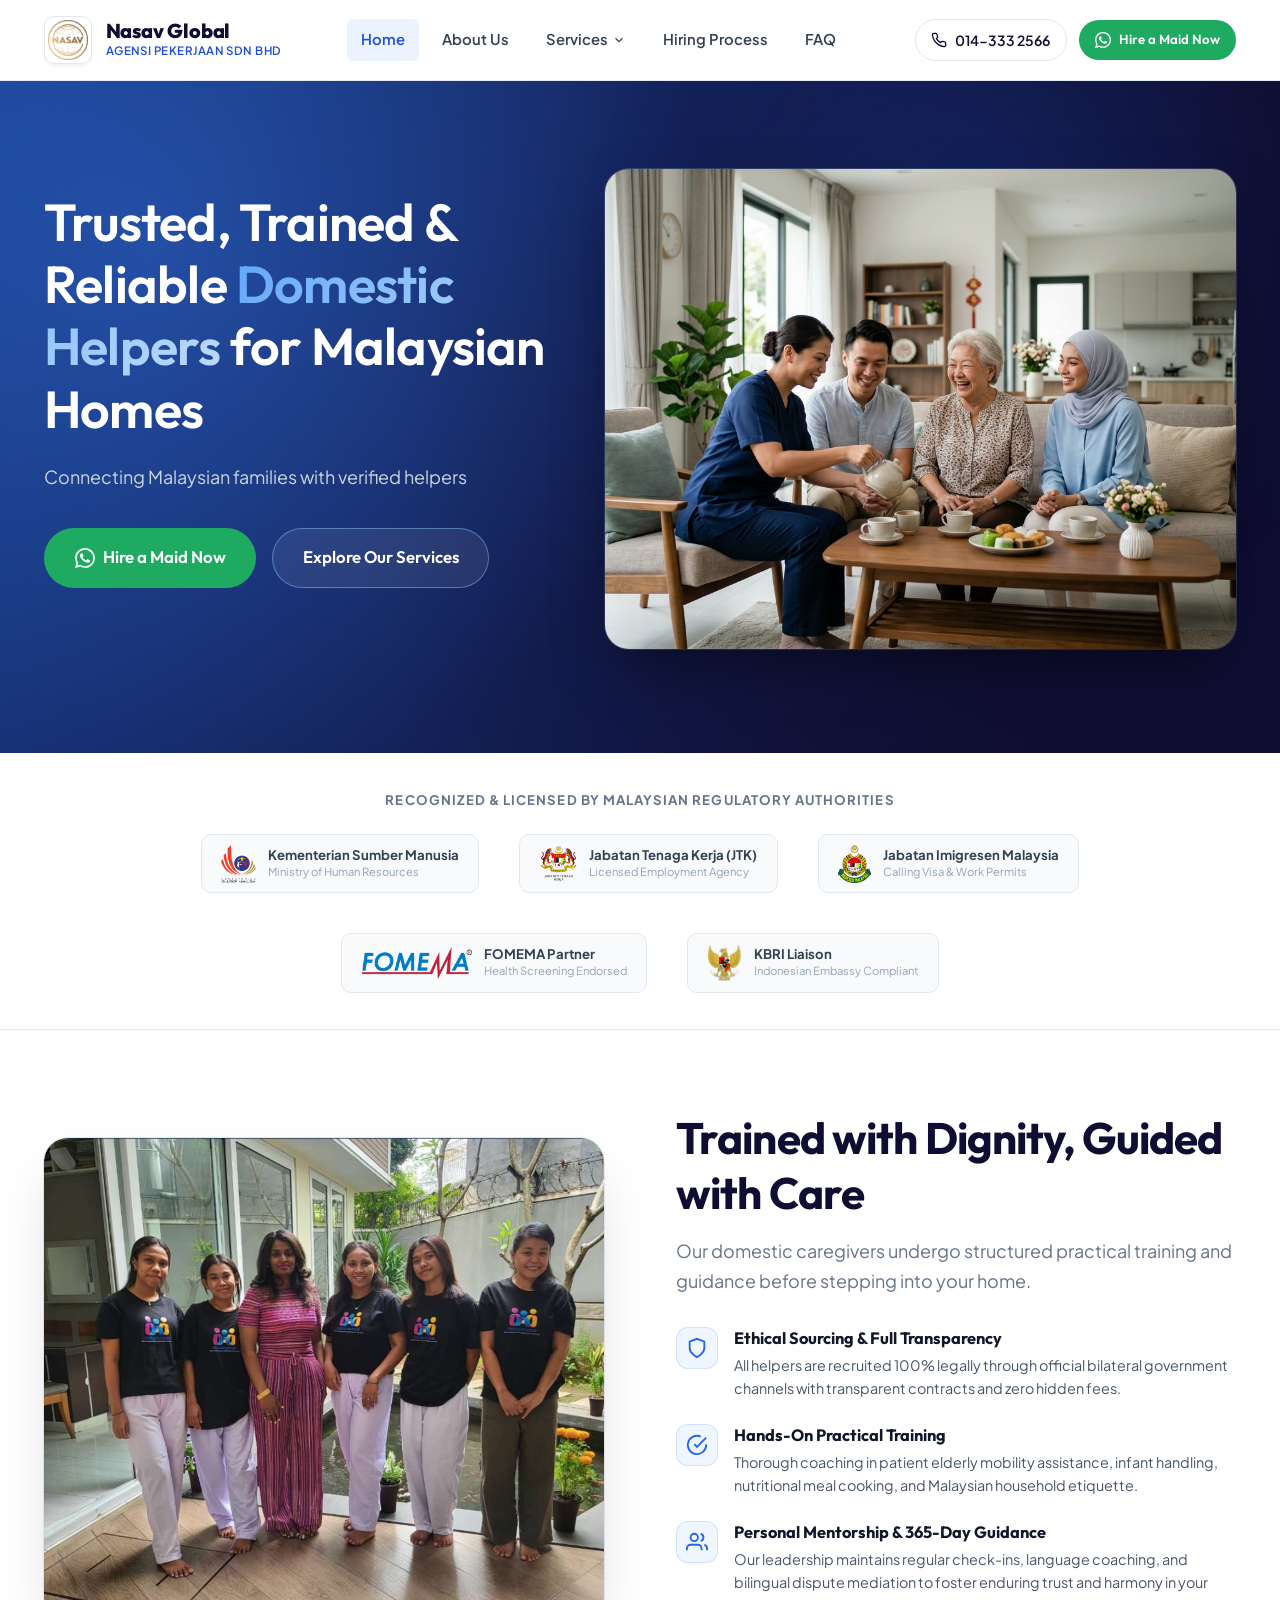
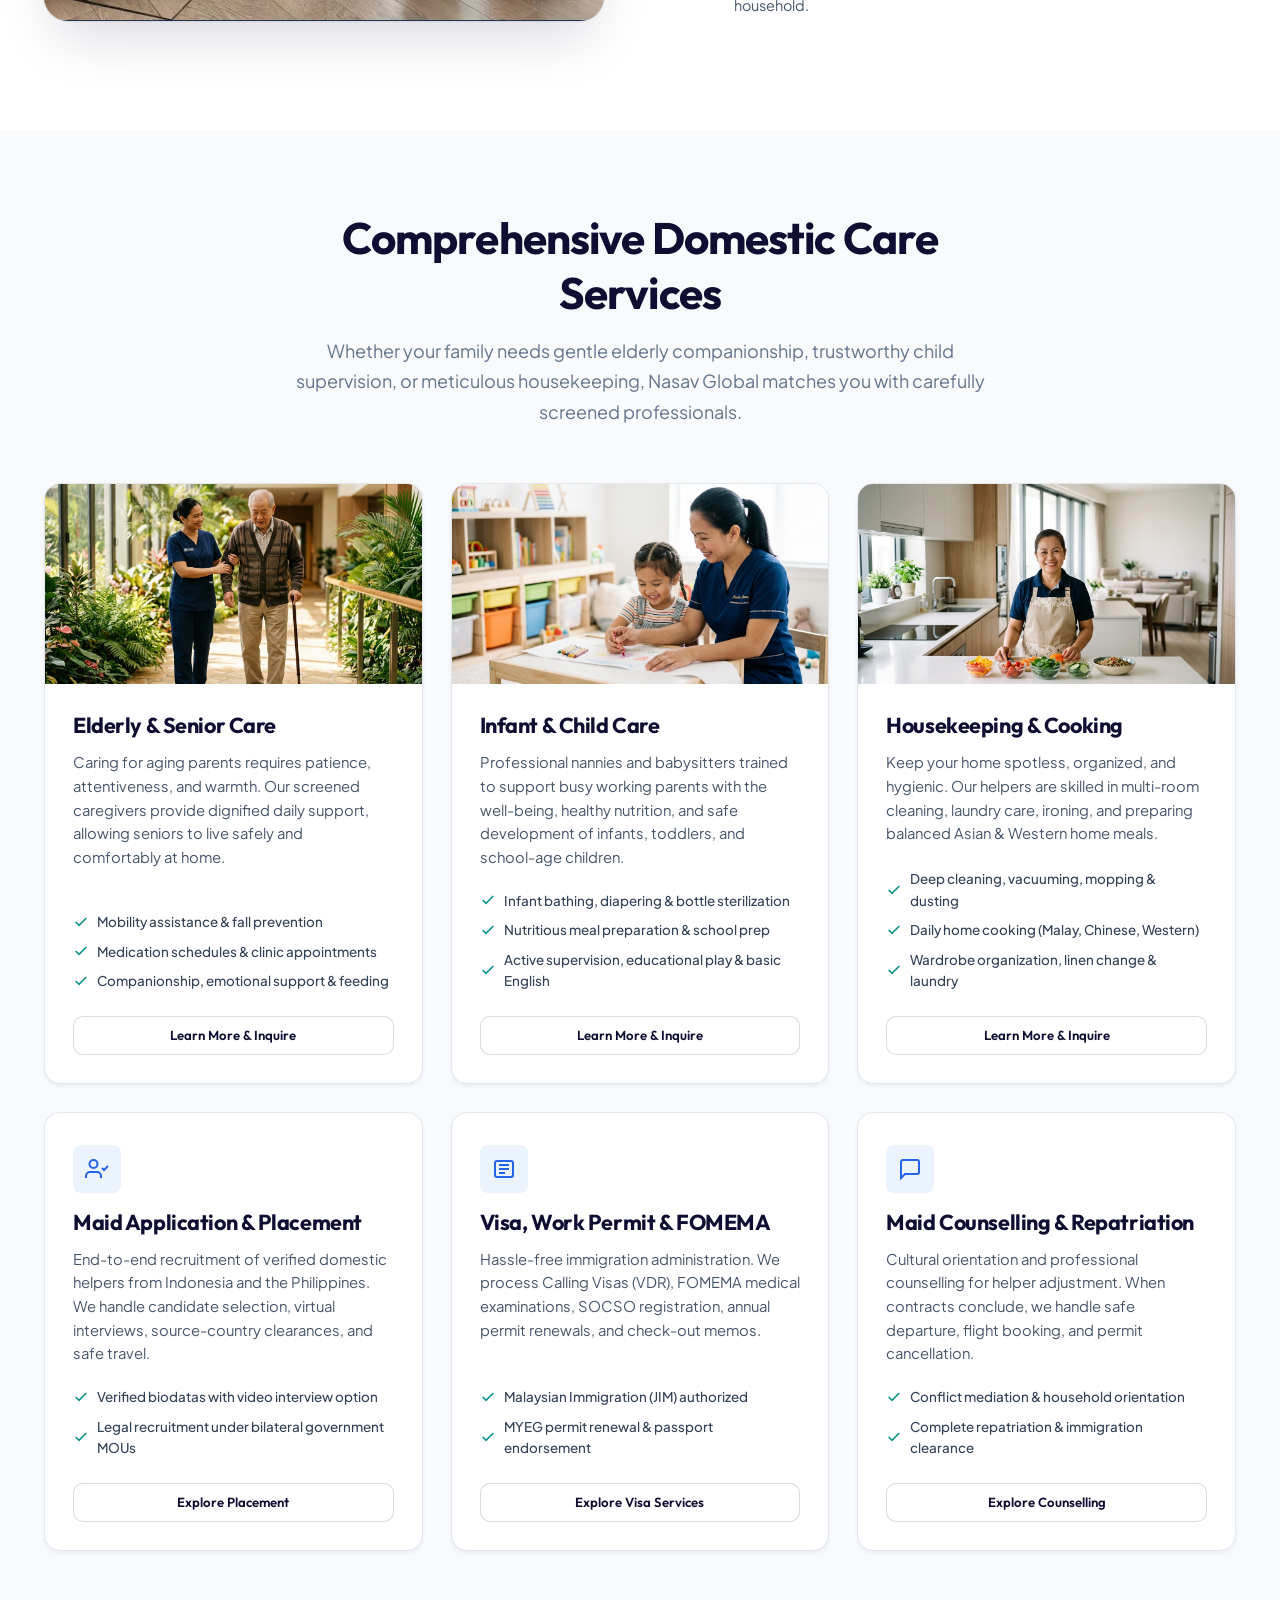
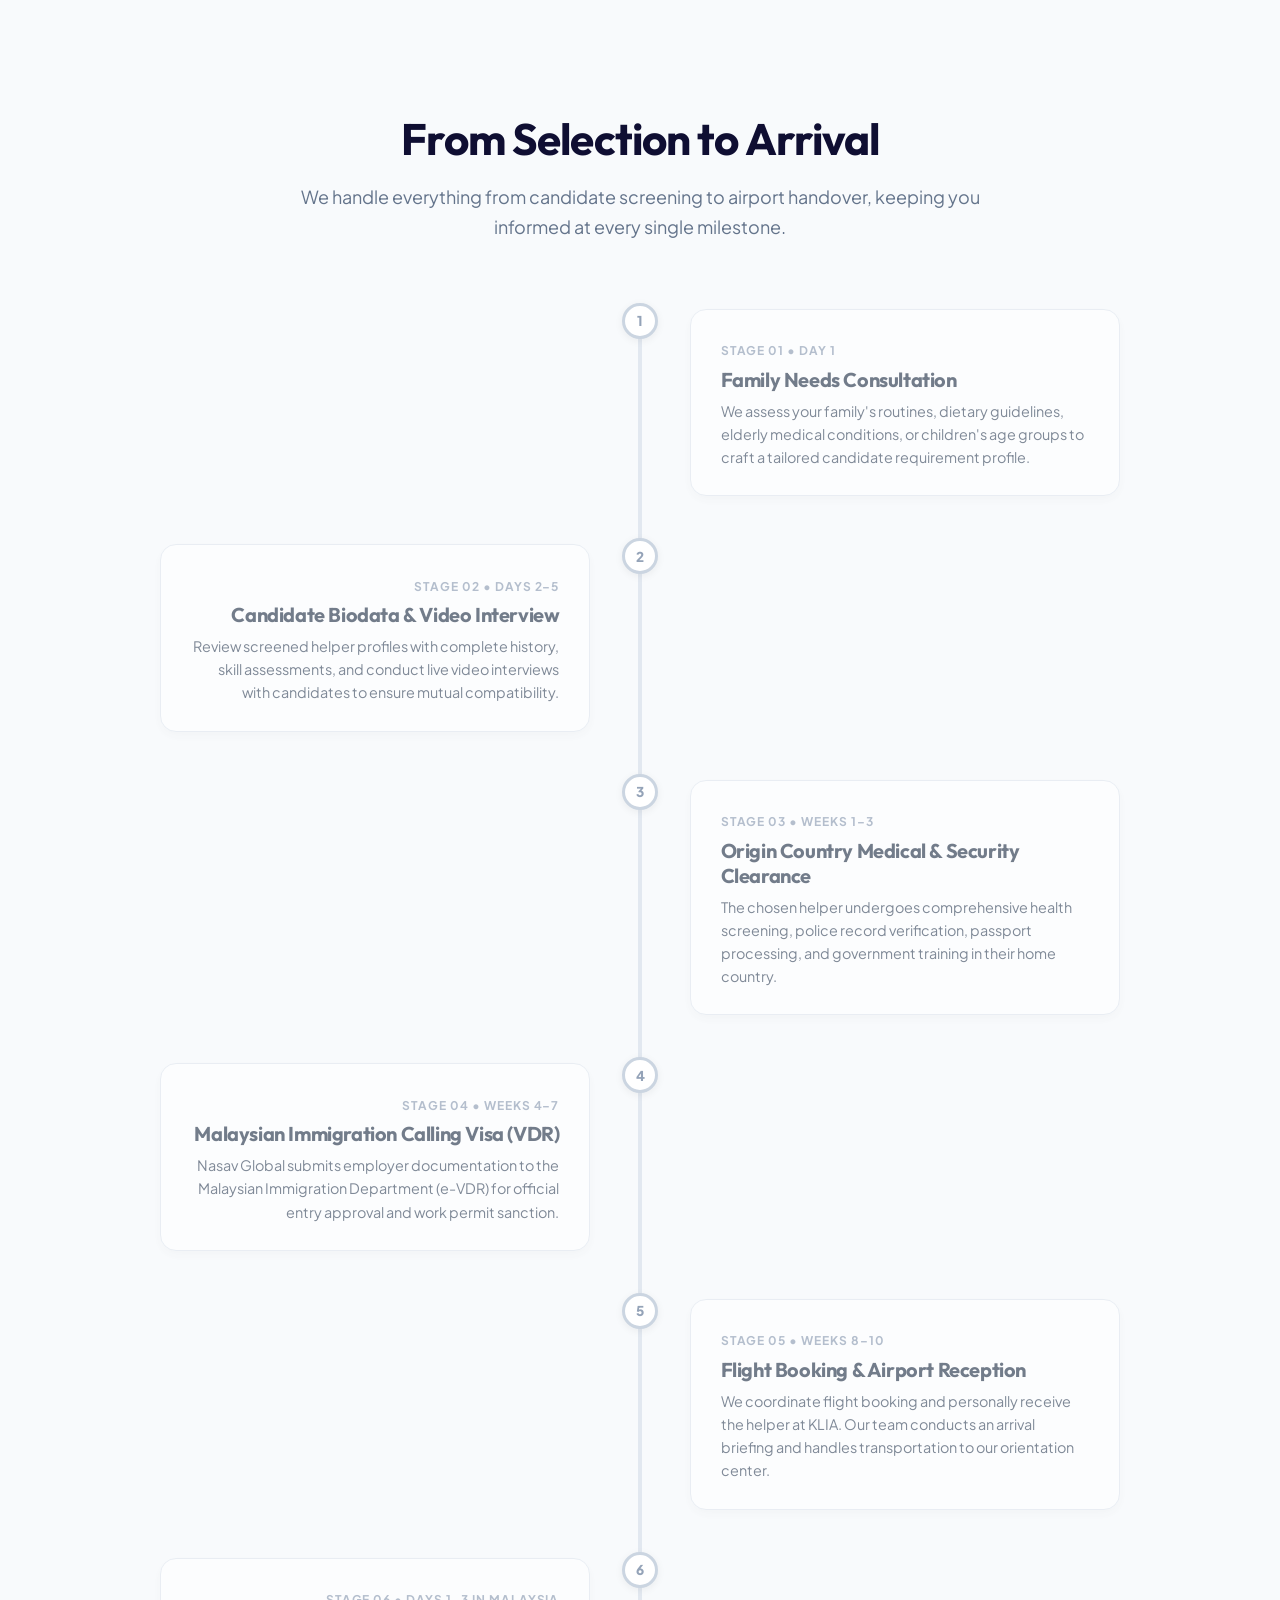
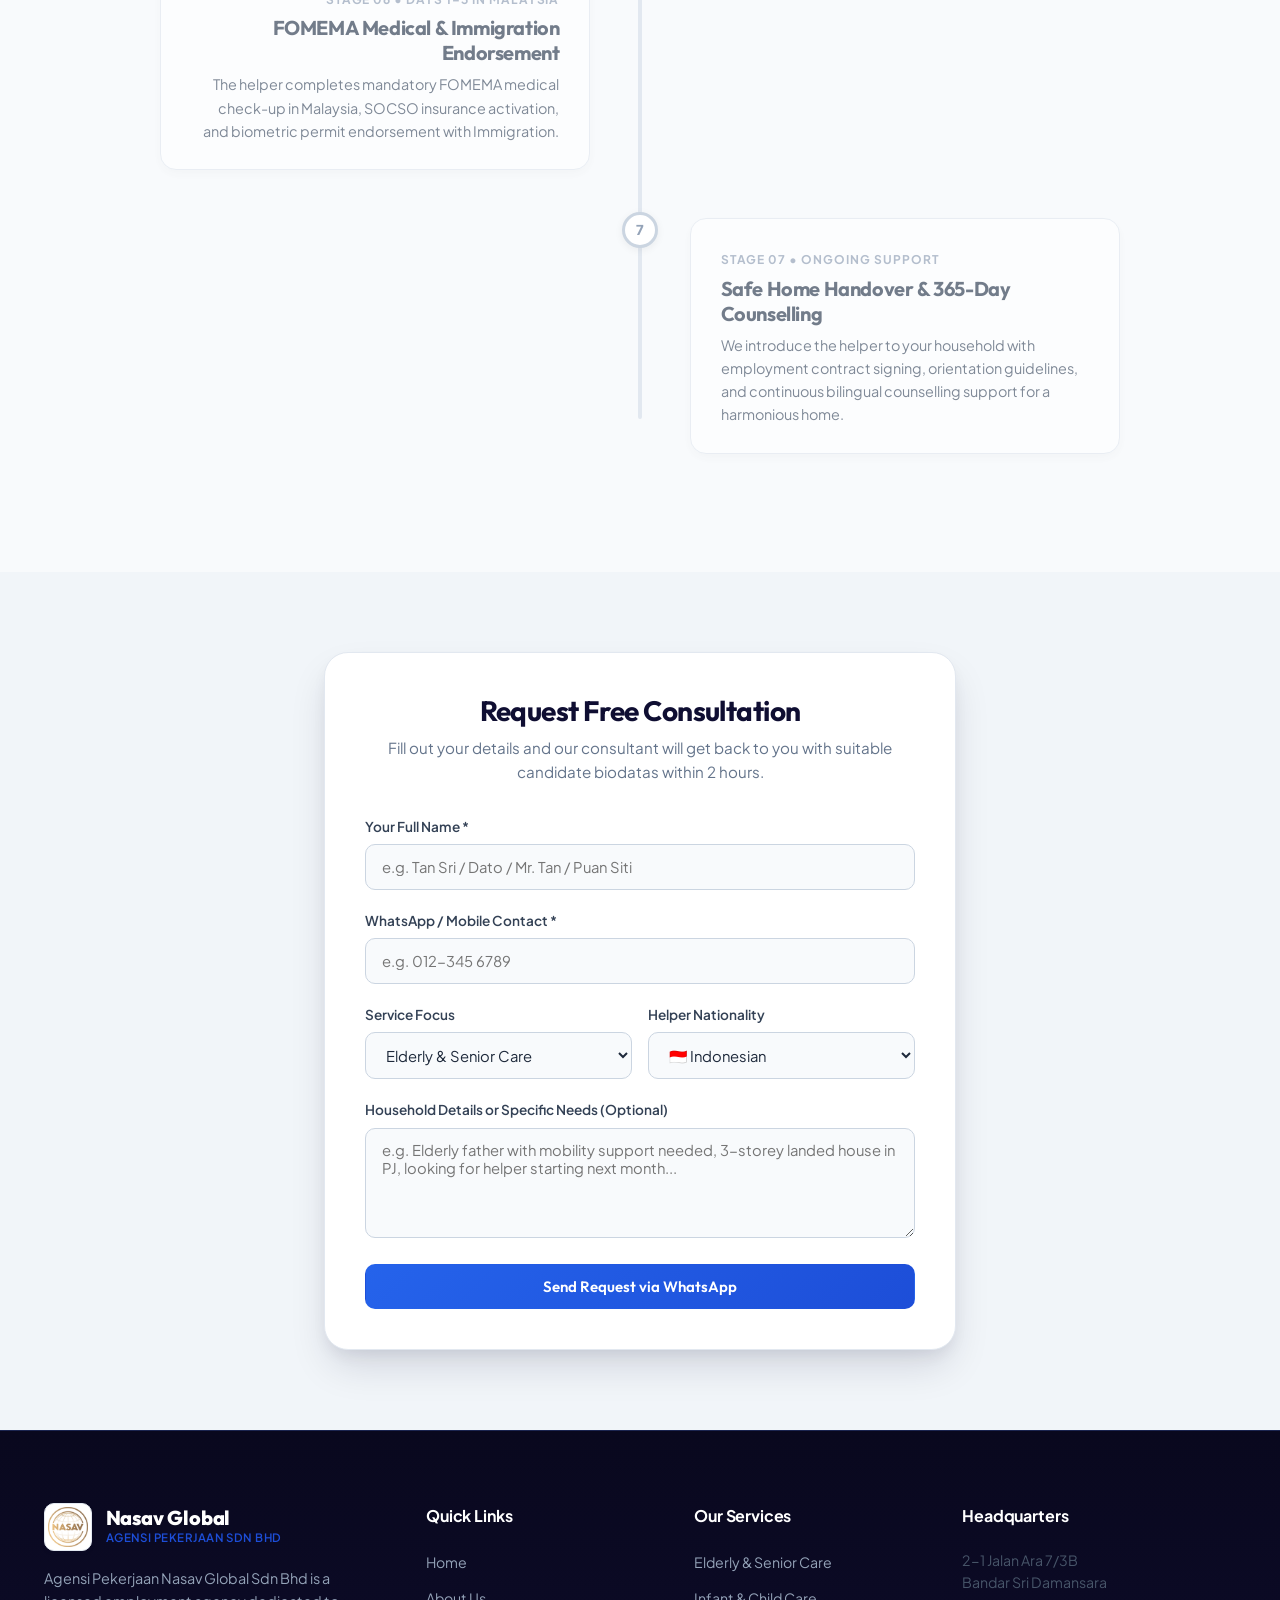
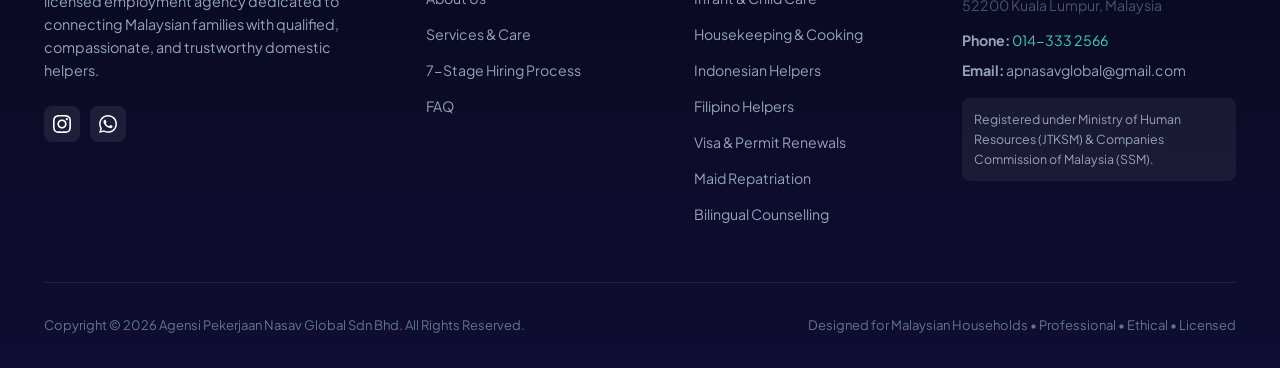
<file: index.html>
<!DOCTYPE html>
<html lang="en">
<head>
  <meta charset="UTF-8">
  <meta name="viewport" content="width=device-width, initial-scale=1.0">
  <title>Agensi Pekerjaan Nasav Global | Licensed Maid & Domestic Care Agency Malaysia</title>
  <meta name="description" content="Agensi Pekerjaan Nasav Global Sdn Bhd is a licensed Malaysian employment agency connecting homes with vetted, trained Indonesian and Filipino domestic helpers. Specializing in elderly care, childcare, housekeeping, and complete immigration permits.">
  <meta name="keywords" content="maid agency malaysia, agensi pekerjaan kuala lumpur, hire maid malaysia, indonesian maid, filipino helper, elderly care maid, childcare nanny malaysia, fomema maid permit">
  <meta property="og:title" content="Agensi Pekerjaan Nasav Global | Licensed Domestic Helper Agency">
  <meta property="og:description" content="Connecting Malaysian families with trusted, vetted & caring domestic helpers. JTK & Immigration approved.">
  <meta property="og:image" content="assets/images/hero-caregiver.jpg">
  <meta property="og:type" content="website">
  
  <link rel="icon" type="image/png" href="assets/logos/favicon.png">
  <link rel="stylesheet" href="assets/css/styles.css">
</head>
<body>

  <!-- Main Navbar -->
  <header class="navbar-wrapper">
    <div class="container navbar">
      <a href="index.html" class="brand-logo" id="brandLogo">
        <img src="assets/logos/nasav-logo.png" alt="Agensi Pekerjaan Nasav Global Logo" class="brand-logo-img">
        <div class="brand-text">
          <span class="brand-name">Nasav Global</span>
          <span class="brand-sub">Agensi Pekerjaan Sdn Bhd</span>
        </div>
      </a>

      <!-- Desktop Nav Menu -->
      <nav>
        <ul class="nav-menu">
          <li><a href="index.html" class="nav-link active">Home</a></li>
          <li><a href="about.html" class="nav-link">About Us</a></li>
          <li class="nav-dropdown">
            <a href="services.html" class="nav-link">
              Services
              <svg width="14" height="14" viewBox="0 0 24 24" fill="none" stroke="currentColor" stroke-width="2"><path d="M6 9l6 6 6-6"/></svg>
            </a>
            <div class="dropdown-menu">
              <a href="services.html#elderly" class="dropdown-item">
                <div class="dropdown-icon-box">
                  <svg width="18" height="18" viewBox="0 0 24 24" fill="none" stroke="currentColor" stroke-width="2"><path d="M12 21.35l-1.45-1.32C5.4 15.36 2 12.28 2 8.5 2 5.42 4.42 3 7.5 3c1.74 0 3.41.81 4.5 2.09C13.09 3.81 14.76 3 16.5 3 19.58 3 22 5.42 22 8.5c0 3.78-3.4 6.86-8.55 11.54L12 21.35z"/></svg>
                </div>
                <div>
                  <div class="dropdown-title">Elderly & Senior Care</div>
                  <div class="dropdown-desc">Mobility support, medication reminders & companionship</div>
                </div>
              </a>
              <a href="services.html#childcare" class="dropdown-item">
                <div class="dropdown-icon-box">
                  <svg width="18" height="18" viewBox="0 0 24 24" fill="none" stroke="currentColor" stroke-width="2"><circle cx="12" cy="7" r="4"/><path d="M5.5 21v-2a6.5 6.5 0 0113 0v2"/></svg>
                </div>
                <div>
                  <div class="dropdown-title">Infant & Child Care</div>
                  <div class="dropdown-desc">Patient nannies, feeding routines & educational play</div>
                </div>
              </a>
              <a href="services.html#maid-placement" class="dropdown-item">
                <div class="dropdown-icon-box">
                  <svg width="18" height="18" viewBox="0 0 24 24" fill="none" stroke="currentColor" stroke-width="2"><path d="M3 9l9-7 9 7v11a2 2 0 01-2 2H5a2 2 0 01-2-2z"/><polyline points="9 22 9 12 15 12 15 22"/></svg>
                </div>
                <div>
                  <div class="dropdown-title">Domestic Helper Placement</div>
                  <div class="dropdown-desc">Trained Indonesian 🇮🇩 & Filipino 🇵🇭 helpers</div>
                </div>
              </a>
              <a href="services.html#housekeeping" class="dropdown-item">
                <div class="dropdown-icon-box">
                  <svg width="18" height="18" viewBox="0 0 24 24" fill="none" stroke="currentColor" stroke-width="2"><rect x="3" y="3" width="18" height="18" rx="2" ry="2"/><line x1="9" y1="3" x2="9" y2="21"/></svg>
                </div>
                <div>
                  <div class="dropdown-title">General Housekeeping & Cooking</div>
                  <div class="dropdown-desc">Home hygiene, meal preparation & daily upkeep</div>
                </div>
              </a>
              <a href="services.html#permits" class="dropdown-item">
                <div class="dropdown-icon-box">
                  <svg width="18" height="18" viewBox="0 0 24 24" fill="none" stroke="currentColor" stroke-width="2"><path d="M14 2H6a2 2 0 00-2 2v16a2 2 0 002 2h12a2 2 0 002-2V8z"/><polyline points="14 2 14 8 20 8"/><line x1="16" y1="13" x2="8" y2="13"/><line x1="16" y1="17" x2="8" y2="17"/></svg>
                </div>
                <div>
                  <div class="dropdown-title">Visa, Work Permit & FOMEMA</div>
                  <div class="dropdown-desc">Full legal processing, permit renewals & MYEG</div>
                </div>
              </a>
              <a href="services.html#repatriation" class="dropdown-item">
                <div class="dropdown-icon-box">
                  <svg width="18" height="18" viewBox="0 0 24 24" fill="none" stroke="currentColor" stroke-width="2"><circle cx="12" cy="12" r="10"/><path d="M8 12h8"/><path d="M12 8l4 4-4 4"/></svg>
                </div>
                <div>
                  <div class="dropdown-title">Counselling & Repatriation</div>
                  <div class="dropdown-desc">Home conflict resolution, departure & airport clearance</div>
                </div>
              </a>
            </div>
          </li>
          <li><a href="index.html#timelineSection" class="nav-link">Hiring Process</a></li>
          <li><a href="faq.html" class="nav-link">FAQ</a></li>
        </ul>
      </nav>

      <!-- Action Buttons -->
      <div class="navbar-actions">
        <a href="tel:014-3332566" class="phone-quick-btn">
          <svg width="16" height="16" viewBox="0 0 24 24" fill="none" stroke="currentColor" stroke-width="2"><path d="M22 16.92v3a2 2 0 01-2.18 2 19.79 19.79 0 01-8.63-3.07 19.5 19.5 0 01-6-6 19.79 19.79 0 01-3.07-8.67A2 2 0 014.11 2h3a2 2 0 012 1.72 12.84 12.84 0 00.7 2.81 2 2 0 01-.45 2.11L8.09 9.91a16 16 0 006 6l1.27-1.27a2 2 0 012.11-.45 12.84 12.84 0 002.81.7A2 2 0 0122 16.92z"/></svg>
          <span>014-333 2566</span>
        </a>
        <a href="https://wa.me/60143332566?text=Hello%20Nasav%20Global,%20I%20would%20like%20to%20inquire%20about%20hiring%20a%20domestic%20helper" target="_blank" class="btn btn-whatsapp btn-sm btn-pill" id="navHireBtn">
          <svg width="16" height="16" fill="currentColor" viewBox="0 0 24 24"><path d="M.057 24l1.687-6.163c-1.041-1.804-1.588-3.849-1.587-5.946.003-6.556 5.338-11.891 11.893-11.891 3.181.001 6.167 1.24 8.413 3.488 2.245 2.248 3.481 5.236 3.48 8.414-.003 6.557-5.338 11.892-11.893 11.892-1.99-.001-3.951-.5-5.688-1.448l-6.305 1.654zm6.597-3.807c1.676.995 3.276 1.591 5.392 1.592 5.448 0 9.886-4.434 9.889-9.885.002-5.462-4.415-9.89-9.881-9.892-5.452 0-9.887 4.434-9.889 9.884-.001 2.225.651 3.891 1.746 5.634l-.999 3.648 3.742-.981zm11.387-5.464c-.074-.124-.272-.198-.57-.347-.297-.149-1.758-.868-2.031-.967-.272-.099-.47-.149-.669.149-.198.297-.768.967-.941 1.165-.173.198-.347.223-.644.074-.297-.149-1.255-.462-2.39-1.475-.883-.788-1.48-1.761-1.653-2.059-.173-.297-.018-.458.13-.606.134-.133.297-.347.446-.521.151-.172.2-.296.3-.495.099-.198.05-.372-.025-.521-.075-.148-.669-1.611-.916-2.206-.242-.579-.487-.501-.669-.51l-.57-.01c-.198 0-.52.074-.792.372s-1.04 1.016-1.04 2.479 1.065 2.876 1.213 3.074c.149.198 2.095 3.2 5.076 4.487.709.306 1.263.489 1.694.626.712.226 1.36.194 1.872.118.571-.085 1.758-.719 2.006-1.413.248-.695.248-1.29.173-1.414z"/></svg>
          <span>Hire a Maid Now</span>
        </a>
        <button class="mobile-toggle" id="mobileToggleBtn" aria-label="Toggle navigation menu">
          <svg width="22" height="22" viewBox="0 0 24 24" fill="none" stroke="currentColor" stroke-width="2"><line x1="3" y1="12" x2="21" y2="12"></line><line x1="3" y1="6" x2="21" y2="6"></line><line x1="3" y1="18" x2="21" y2="18"></line></svg>
        </button>
      </div>
    </div>
  </header>

  <!-- Mobile Drawer Navigation -->
  <div class="modal-overlay" id="mobileNav">
    <div class="modal-content" style="max-width: 320px; height: 100vh; max-height: 100vh; border-radius: 0; margin-left: auto; padding: 1.5rem;">
      <div style="display: flex; justify-content: space-between; align-items: center; margin-bottom: 2rem;">
        <div class="brand-text">
          <span class="brand-name">Nasav Global</span>
          <span class="brand-sub">Licensed Maid Agency</span>
        </div>
        <button class="modal-close" id="mobileNavClose">&times;</button>
      </div>
      <ul style="list-style: none; display: flex; flex-direction: column; gap: 1rem; font-size: 1.05rem; font-weight: 600;">
        <li><a href="index.html" style="color: var(--primary-navy);">Home</a></li>
        <li><a href="about.html">About Us</a></li>
        <li><a href="services.html">Services & Specialities</a></li>
        <li><a href="#timelineSection">7-Stage Hiring Process</a></li>
        <li><a href="faq.html">FAQ Knowledge Base</a></li>
      </ul>
      <div style="margin-top: 2.5rem; display: flex; flex-direction: column; gap: 0.75rem;">
        <a href="https://wa.me/60143332566" target="_blank" class="btn btn-whatsapp" style="width: 100%;">
          Chat on WhatsApp
        </a>
        <a href="tel:0143332566" class="btn btn-secondary" style="width: 100%;">
          Call: 014-333 2566
        </a>
      </div>
    </div>
  </div>

  <main>
    <!-- Hero Section -->
    <section class="hero">
      <div class="hero-glow"></div>
      <div class="container hero-grid">
        <div class="hero-content">
          <h1 class="hero-title">
            Trusted, Trained & Reliable <span class="highlight">Domestic Helpers</span> for Malaysian Homes
          </h1>

          <p class="hero-desc">
            Connecting Malaysian families with verified helpers
          </p>

          <div class="hero-cta-group">
            <a href="https://wa.me/60143332566?text=Hello%2C%20I%20am%20interested%20in%20hiring%20a%20maid%20through%20Nasav%20Global!" target="_blank" class="btn btn-whatsapp btn-lg btn-pill" id="heroHireBtn">
              <svg width="20" height="20" fill="currentColor" viewBox="0 0 24 24"><path d="M.057 24l1.687-6.163c-1.041-1.804-1.588-3.849-1.587-5.946.003-6.556 5.338-11.891 11.893-11.891 3.181.001 6.167 1.24 8.413 3.488 2.245 2.248 3.481 5.236 3.48 8.414-.003 6.557-5.338 11.892-11.893 11.892-1.99-.001-3.951-.5-5.688-1.448l-6.305 1.654zm6.597-3.807c1.676.995 3.276 1.591 5.392 1.592 5.448 0 9.886-4.434 9.889-9.885.002-5.462-4.415-9.89-9.881-9.892-5.452 0-9.887 4.434-9.889 9.884-.001 2.225.651 3.891 1.746 5.634l-.999 3.648 3.742-.981zm11.387-5.464c-.074-.124-.272-.198-.57-.347-.297-.149-1.758-.868-2.031-.967-.272-.099-.47-.149-.669.149-.198.297-.768.967-.941 1.165-.173.198-.347.223-.644.074-.297-.149-1.255-.462-2.39-1.475-.883-.788-1.48-1.761-1.653-2.059-.173-.297-.018-.458.13-.606.134-.133.297-.347.446-.521.151-.172.2-.296.3-.495.099-.198.05-.372-.025-.521-.075-.148-.669-1.611-.916-2.206-.242-.579-.487-.501-.669-.51l-.57-.01c-.198 0-.52.074-.792.372s-1.04 1.016-1.04 2.479 1.065 2.876 1.213 3.074c.149.198 2.095 3.2 5.076 4.487.709.306 1.263.489 1.694.626.712.226 1.36.194 1.872.118.571-.085 1.758-.719 2.006-1.413.248-.695.248-1.29.173-1.414z"/></svg>
              <span>Hire a Maid Now</span>
            </a>
            <a href="#servicesSection" class="btn btn-outline-white btn-lg btn-pill">
              Explore Our Services
            </a>
          </div>


        </div>

        <!-- Hero Visual Media -->
        <div class="hero-visual-card">

          <!-- Main Hero Image -->
          <div class="hero-image-wrapper">
            <img src="assets/images/hero-caregiver.jpg" alt="Compassionate Caregiver with Family in Malaysia" loading="eager">
          </div>

        </div>
      </div>
    </section>



    <!-- Official Licenses & Government Accreditations Trust Bar -->
    <section class="trust-bar">
      <div class="container">
        <div class="trust-title">Recognized & Licensed by Malaysian Regulatory Authorities</div>
        <div class="trust-logos">
          <div class="trust-logo-card">
            <img src="assets/logos/ksm.png" alt="Kementerian Sumber Manusia Malaysia">
            <div>
              <div class="trust-logo-label">Kementerian Sumber Manusia</div>
              <div class="trust-logo-sub">Ministry of Human Resources</div>
            </div>
          </div>

          <div class="trust-logo-card">
            <img src="assets/logos/jtk-labour.png" alt="Jabatan Tenaga Kerja Semenanjung Malaysia">
            <div>
              <div class="trust-logo-label">Jabatan Tenaga Kerja (JTK)</div>
              <div class="trust-logo-sub">Licensed Employment Agency</div>
            </div>
          </div>

          <div class="trust-logo-card">
            <img src="assets/logos/immigration.png" alt="Jabatan Imigresen Malaysia">
            <div>
              <div class="trust-logo-label">Jabatan Imigresen Malaysia</div>
              <div class="trust-logo-sub">Calling Visa & Work Permits</div>
            </div>
          </div>

          <div class="trust-logo-card">
            <img src="assets/logos/fomema.png" alt="FOMEMA Medical Screening">
            <div>
              <div class="trust-logo-label">FOMEMA Partner</div>
              <div class="trust-logo-sub">Health Screening Endorsed</div>
            </div>
          </div>

          <div class="trust-logo-card">
            <img src="assets/logos/indonesia-embassy.png" alt="Kedutaan Besar Republik Indonesia KBRI">
            <div>
              <div class="trust-logo-label">KBRI Liaison</div>
              <div class="trust-logo-sub">Indonesian Embassy Compliant</div>
            </div>
          </div>
        </div>
      </div>
    </section>

    <!-- Caregiver Team & Training Showcase Section -->
    <section class="section team-showcase-section" id="caregiverTeamSection">
      <div class="container">
        <div class="team-showcase-grid">
          <div class="team-showcase-media">
            <div class="team-image-frame">
              <img src="assets/images/team-caregivers.jpg" alt="Agensi Pekerjaan Nasav Global Caregivers and Training Leadership Team" loading="lazy">
            </div>
          </div>

          <div class="team-showcase-content">
            <h2 class="section-title" style="text-align: left; margin-bottom: 1rem;">Trained with Dignity, Guided with Care</h2>
            <p class="section-subtitle" style="text-align: left; margin: 0 0 1.5rem 0;">
              Our domestic caregivers undergo structured practical training and guidance before stepping into your home.
            </p>

            <div class="team-features-list">
              <div class="team-feature-item">
                <div class="team-feature-icon">
                  <svg width="22" height="22" viewBox="0 0 24 24" fill="none" stroke="currentColor" stroke-width="2"><path d="M12 22s8-4 8-10V5l-8-3-8 3v7c0 6 8 10 8 10z"/></svg>
                </div>
                <div>
                  <div class="team-feature-title">Ethical Sourcing & Full Transparency</div>
                  <div class="team-feature-desc">All helpers are recruited 100% legally through official bilateral government channels with transparent contracts and zero hidden fees.</div>
                </div>
              </div>

              <div class="team-feature-item">
                <div class="team-feature-icon">
                  <svg width="22" height="22" viewBox="0 0 24 24" fill="none" stroke="currentColor" stroke-width="2"><path d="M22 11.08V12a10 10 0 1 1-5.93-9.14"/><polyline points="22 4 12 14.01 9 11.01"/></svg>
                </div>
                <div>
                  <div class="team-feature-title">Hands-On Practical Training</div>
                  <div class="team-feature-desc">Thorough coaching in patient elderly mobility assistance, infant handling, nutritional meal cooking, and Malaysian household etiquette.</div>
                </div>
              </div>

              <div class="team-feature-item">
                <div class="team-feature-icon">
                  <svg width="22" height="22" viewBox="0 0 24 24" fill="none" stroke="currentColor" stroke-width="2"><path d="M17 21v-2a4 4 0 0 0-4-4H5a4 4 0 0 0-4 4v2"/><circle cx="9" cy="7" r="4"/><path d="M23 21v-2a4 4 0 0 0-3-3.87"/><path d="M16 3.13a4 4 0 0 1 0 7.75"/></svg>
                </div>
                <div>
                  <div class="team-feature-title">Personal Mentorship & 365-Day Guidance</div>
                  <div class="team-feature-desc">Our leadership maintains regular check-ins, language coaching, and bilingual dispute mediation to foster enduring trust and harmony in your household.</div>
                </div>
              </div>
            </div>

          </div>
        </div>
      </div>
    </section>

    <!-- Services Section -->
    <section class="section" id="servicesSection">
      <div class="container">
        <div class="section-header">
          <h2 class="section-title">Comprehensive Domestic Care Services</h2>
          <p class="section-subtitle">
            Whether your family needs gentle elderly companionship, trustworthy child supervision, or meticulous housekeeping, Nasav Global matches you with carefully screened professionals.
          </p>
        </div>

        <div class="services-grid">
          <!-- Service 1: Elderly Care -->
          <div class="service-card">
            <div class="service-card-media">
              <img src="assets/images/service-elderly.jpg" alt="Elderly and Senior Care in Malaysia" loading="lazy">
            </div>
            <div class="service-card-body">
              <h3 class="service-card-title">Elderly & Senior Care</h3>
              <p class="service-card-text">
                Caring for aging parents requires patience, attentiveness, and warmth. Our screened caregivers provide dignified daily support, allowing seniors to live safely and comfortably at home.
              </p>
              <ul class="service-checklist">
                <li class="service-check-item">
                  <svg viewBox="0 0 24 24" fill="none" stroke="currentColor" stroke-width="2.5"><polyline points="20 6 9 17 4 12"/></svg>
                  Mobility assistance & fall prevention
                </li>
                <li class="service-check-item">
                  <svg viewBox="0 0 24 24" fill="none" stroke="currentColor" stroke-width="2.5"><polyline points="20 6 9 17 4 12"/></svg>
                  Medication schedules & clinic appointments
                </li>
                <li class="service-check-item">
                  <svg viewBox="0 0 24 24" fill="none" stroke="currentColor" stroke-width="2.5"><polyline points="20 6 9 17 4 12"/></svg>
                  Companionship, emotional support & feeding
                </li>
              </ul>
              <a href="services.html#elderly" class="btn btn-secondary btn-sm" style="margin-top: auto;">Learn More & Inquire</a>
            </div>
          </div>

          <!-- Service 2: Child Care -->
          <div class="service-card">
            <div class="service-card-media">
              <img src="assets/images/service-childcare.jpg" alt="Child Care and Nanny Services" loading="lazy">
            </div>
            <div class="service-card-body">
              <h3 class="service-card-title">Infant & Child Care</h3>
              <p class="service-card-text">
                Professional nannies and babysitters trained to support busy working parents with the well-being, healthy nutrition, and safe development of infants, toddlers, and school-age children.
              </p>
              <ul class="service-checklist">
                <li class="service-check-item">
                  <svg viewBox="0 0 24 24" fill="none" stroke="currentColor" stroke-width="2.5"><polyline points="20 6 9 17 4 12"/></svg>
                  Infant bathing, diapering & bottle sterilization
                </li>
                <li class="service-check-item">
                  <svg viewBox="0 0 24 24" fill="none" stroke="currentColor" stroke-width="2.5"><polyline points="20 6 9 17 4 12"/></svg>
                  Nutritious meal preparation & school prep
                </li>
                <li class="service-check-item">
                  <svg viewBox="0 0 24 24" fill="none" stroke="currentColor" stroke-width="2.5"><polyline points="20 6 9 17 4 12"/></svg>
                  Active supervision, educational play & basic English
                </li>
              </ul>
              <a href="services.html#childcare" class="btn btn-secondary btn-sm" style="margin-top: auto;">Learn More & Inquire</a>
            </div>
          </div>

          <!-- Service 3: Housekeeping & Cooking -->
          <div class="service-card">
            <div class="service-card-media">
              <img src="assets/images/service-housekeeping.jpg" alt="Housekeeping and Cooking Services" loading="lazy">
            </div>
            <div class="service-card-body">
              <h3 class="service-card-title">Housekeeping & Cooking</h3>
              <p class="service-card-text">
                Keep your home spotless, organized, and hygienic. Our helpers are skilled in multi-room cleaning, laundry care, ironing, and preparing balanced Asian & Western home meals.
              </p>
              <ul class="service-checklist">
                <li class="service-check-item">
                  <svg viewBox="0 0 24 24" fill="none" stroke="currentColor" stroke-width="2.5"><polyline points="20 6 9 17 4 12"/></svg>
                  Deep cleaning, vacuuming, mopping & dusting
                </li>
                <li class="service-check-item">
                  <svg viewBox="0 0 24 24" fill="none" stroke="currentColor" stroke-width="2.5"><polyline points="20 6 9 17 4 12"/></svg>
                  Daily home cooking (Malay, Chinese, Western)
                </li>
                <li class="service-check-item">
                  <svg viewBox="0 0 24 24" fill="none" stroke="currentColor" stroke-width="2.5"><polyline points="20 6 9 17 4 12"/></svg>
                  Wardrobe organization, linen change & laundry
                </li>
              </ul>
              <a href="services.html#housekeeping" class="btn btn-secondary btn-sm" style="margin-top: auto;">Learn More & Inquire</a>
            </div>
          </div>

          <!-- Service 4: Application & Placement -->
          <div class="service-card">
            <div class="service-card-body" style="padding-top: 2rem;">
              <div class="dropdown-icon-box" style="margin-bottom: 1rem; width: 48px; height: 48px;">
                <svg width="24" height="24" viewBox="0 0 24 24" fill="none" stroke="currentColor" stroke-width="2"><path d="M16 21v-2a4 4 0 00-4-4H5a4 4 0 00-4 4v2"/><circle cx="8.5" cy="7" r="4"/><polyline points="17 11 19 13 23 9"/></svg>
              </div>
              <h3 class="service-card-title">Maid Application & Placement</h3>
              <p class="service-card-text">
                End-to-end recruitment of verified domestic helpers from Indonesia and the Philippines. We handle candidate selection, virtual interviews, source-country clearances, and safe travel.
              </p>
              <ul class="service-checklist">
                <li class="service-check-item">
                  <svg viewBox="0 0 24 24" fill="none" stroke="currentColor" stroke-width="2.5"><polyline points="20 6 9 17 4 12"/></svg>
                  Verified biodatas with video interview option
                </li>
                <li class="service-check-item">
                  <svg viewBox="0 0 24 24" fill="none" stroke="currentColor" stroke-width="2.5"><polyline points="20 6 9 17 4 12"/></svg>
                  Legal recruitment under bilateral government MOUs
                </li>
              </ul>
              <a href="services.html#placement" class="btn btn-secondary btn-sm" style="margin-top: auto;">Explore Placement</a>
            </div>
          </div>

          <!-- Service 5: Visa & Permit Management -->
          <div class="service-card">
            <div class="service-card-body" style="padding-top: 2rem;">
              <div class="dropdown-icon-box" style="margin-bottom: 1rem; width: 48px; height: 48px;">
                <svg width="24" height="24" viewBox="0 0 24 24" fill="none" stroke="currentColor" stroke-width="2"><rect x="3" y="4" width="18" height="16" rx="2"/><path d="M7 8h10"/><path d="M7 12h10"/><path d="M7 16h6"/></svg>
              </div>
              <h3 class="service-card-title">Visa, Work Permit & FOMEMA</h3>
              <p class="service-card-text">
                Hassle-free immigration administration. We process Calling Visas (VDR), FOMEMA medical examinations, SOCSO registration, annual permit renewals, and check-out memos.
              </p>
              <ul class="service-checklist">
                <li class="service-check-item">
                  <svg viewBox="0 0 24 24" fill="none" stroke="currentColor" stroke-width="2.5"><polyline points="20 6 9 17 4 12"/></svg>
                  Malaysian Immigration (JIM) authorized
                </li>
                <li class="service-check-item">
                  <svg viewBox="0 0 24 24" fill="none" stroke="currentColor" stroke-width="2.5"><polyline points="20 6 9 17 4 12"/></svg>
                  MYEG permit renewal & passport endorsement
                </li>
              </ul>
              <a href="services.html#permits" class="btn btn-secondary btn-sm" style="margin-top: auto;">Explore Visa Services</a>
            </div>
          </div>

          <!-- Service 6: Counselling & Repatriation -->
          <div class="service-card">
            <div class="service-card-body" style="padding-top: 2rem;">
              <div class="dropdown-icon-box" style="margin-bottom: 1rem; width: 48px; height: 48px;">
                <svg width="24" height="24" viewBox="0 0 24 24" fill="none" stroke="currentColor" stroke-width="2"><path d="M21 15a2 2 0 01-2 2H7l-4 4V5a2 2 0 012-2h14a2 2 0 012 2z"/></svg>
              </div>
              <h3 class="service-card-title">Maid Counselling & Repatriation</h3>
              <p class="service-card-text">
                Cultural orientation and professional counselling for helper adjustment. When contracts conclude, we handle safe departure, flight booking, and permit cancellation.
              </p>
              <ul class="service-checklist">
                <li class="service-check-item">
                  <svg viewBox="0 0 24 24" fill="none" stroke="currentColor" stroke-width="2.5"><polyline points="20 6 9 17 4 12"/></svg>
                  Conflict mediation & household orientation
                </li>
                <li class="service-check-item">
                  <svg viewBox="0 0 24 24" fill="none" stroke="currentColor" stroke-width="2.5"><polyline points="20 6 9 17 4 12"/></svg>
                  Complete repatriation & immigration clearance
                </li>
              </ul>
              <a href="services.html#repatriation" class="btn btn-secondary btn-sm" style="margin-top: auto;">Explore Counselling</a>
            </div>
          </div>
        </div>
      </div>
    </section>

    <!-- 7-Stage Hiring Process Timeline -->
    <section class="section" id="timelineSection">
      <div class="container">
        <div class="section-header">
          <h2 class="section-title">From Selection to Arrival</h2>
          <p class="section-subtitle">
            We handle everything from candidate screening to airport handover, keeping you informed at every single milestone.
          </p>
        </div>

        <div class="timeline-container">
          <div class="timeline-track">
            <div class="timeline-progress-bar" id="timelineProgressBar"></div>
          </div>

          <!-- Step 1 -->
          <div class="timeline-step" data-stage="1">
            <div class="timeline-node">1</div>
            <div class="timeline-card">
              <div class="timeline-phase">Stage 01 • Day 1</div>
              <h3 class="timeline-title">Family Needs Consultation</h3>
              <p class="timeline-desc">
                We assess your family's routines, dietary guidelines, elderly medical conditions, or children's age groups to craft a tailored candidate requirement profile.
              </p>
            </div>
          </div>

          <!-- Step 2 -->
          <div class="timeline-step" data-stage="2">
            <div class="timeline-node">2</div>
            <div class="timeline-card">
              <div class="timeline-phase">Stage 02 • Days 2–5</div>
              <h3 class="timeline-title">Candidate Biodata & Video Interview</h3>
              <p class="timeline-desc">
                Review screened helper profiles with complete history, skill assessments, and conduct live video interviews with candidates to ensure mutual compatibility.
              </p>
            </div>
          </div>

          <!-- Step 3 -->
          <div class="timeline-step" data-stage="3">
            <div class="timeline-node">3</div>
            <div class="timeline-card">
              <div class="timeline-phase">Stage 03 • Weeks 1–3</div>
              <h3 class="timeline-title">Origin Country Medical & Security Clearance</h3>
              <p class="timeline-desc">
                The chosen helper undergoes comprehensive health screening, police record verification, passport processing, and government training in their home country.
              </p>
            </div>
          </div>

          <!-- Step 4 -->
          <div class="timeline-step" data-stage="4">
            <div class="timeline-node">4</div>
            <div class="timeline-card">
              <div class="timeline-phase">Stage 04 • Weeks 4–7</div>
              <h3 class="timeline-title">Malaysian Immigration Calling Visa (VDR)</h3>
              <p class="timeline-desc">
                Nasav Global submits employer documentation to the Malaysian Immigration Department (e-VDR) for official entry approval and work permit sanction.
              </p>
            </div>
          </div>

          <!-- Step 5 -->
          <div class="timeline-step" data-stage="5">
            <div class="timeline-node">5</div>
            <div class="timeline-card">
              <div class="timeline-phase">Stage 05 • Weeks 8–10</div>
              <h3 class="timeline-title">Flight Booking & Airport Reception</h3>
              <p class="timeline-desc">
                We coordinate flight booking and personally receive the helper at KLIA. Our team conducts an arrival briefing and handles transportation to our orientation center.
              </p>
            </div>
          </div>

          <!-- Step 6 -->
          <div class="timeline-step" data-stage="6">
            <div class="timeline-node">6</div>
            <div class="timeline-card">
              <div class="timeline-phase">Stage 06 • Days 1–3 in Malaysia</div>
              <h3 class="timeline-title">FOMEMA Medical & Immigration Endorsement</h3>
              <p class="timeline-desc">
                The helper completes mandatory FOMEMA medical check-up in Malaysia, SOCSO insurance activation, and biometric permit endorsement with Immigration.
              </p>
            </div>
          </div>

          <!-- Step 7 -->
          <div class="timeline-step" data-stage="7">
            <div class="timeline-node">7</div>
            <div class="timeline-card">
              <div class="timeline-phase">Stage 07 • Ongoing Support</div>
              <h3 class="timeline-title">Safe Home Handover & 365-Day Counselling</h3>
              <p class="timeline-desc">
                We introduce the helper to your household with employment contract signing, orientation guidelines, and continuous bilingual counselling support for a harmonious home.
              </p>
            </div>
          </div>
        </div>
      </div>
    </section>



    <!-- ==========================================
         TESTIMONIALS / REVIEWS SECTION (TEMPORARILY REMOVED)
         Remove surrounding comment markers to restore.
    ========================================== -->
    <!--
    <section class="section">
      <div class="container">
        <div class="section-header">
          <span class="badge-tag">Trusted by Families</span>
          <h2 class="section-title">What Malaysian Employers Say</h2>
          <p class="section-subtitle">
            Real experiences from households across Kuala Lumpur, Selangor, Penang, and Johor.
          </p>
        </div>

        <div class="testimonials-grid">
          [Review 1]
          <div class="testimonial-card">
            <div>
              <div class="testimonial-stars">★★★★★</div>
              <p class="testimonial-text">
                "We were desperately looking for a trained caregiver for my 82-year-old mother recovering from a stroke. Nasav Global matched us with Nurul, who has been an absolute angel. Attentive, patient with medication, and so respectful. The whole immigration paperwork was handled seamlessly without stress."
              </p>
            </div>
            <div class="testimonial-author">
              <div class="author-avatar">DL</div>
              <div class="author-info">
                <div class="author-name">Datin Lilian Tan</div>
                <div class="author-role">Damansara Heights, Kuala Lumpur</div>
              </div>
            </div>
          </div>

          [Review 2]
          <div class="testimonial-card">
            <div>
              <div class="testimonial-stars">★★★★★</div>
              <p class="testimonial-text">
                "As working parents with two energetic toddlers, safety and English communication were our top priorities. Maria from the Philippines has been exceptional. She communicates clearly, organizes educational games, and prepares healthy meals. Highly recommend Nasav Global's ethical service!"
              </p>
            </div>
            <div class="testimonial-author">
              <div class="author-avatar">AZ</div>
              <div class="author-info">
                <div class="author-name">Azlan & Farah</div>
                <div class="author-role">Subang Jaya, Selangor</div>
              </div>
            </div>
          </div>

          [Review 3]
          <div class="testimonial-card">
            <div>
              <div class="testimonial-stars">★★★★★</div>
              <p class="testimonial-text">
                "Having been burned by unlicensed agents previously who vanished after taking a deposit, dealing with Nasav Global was a breath of fresh air. Complete transparency in the fees, official JTK agreement, and our helper arrived on schedule in 9 weeks. Superb professionalism."
              </p>
            </div>
            <div class="testimonial-author">
              <div class="author-avatar">KC</div>
              <div class="author-info">
                <div class="author-name">Dr. Kenneth Chia</div>
                <div class="author-role">Mont Kiara, Kuala Lumpur</div>
              </div>
            </div>
          </div>
        </div>
      </div>
    </section>
    -->


    <!-- Enquire / Consultation Section -->
    <section class="section section-soft" id="enquireSection">
      <div class="container" style="max-width: 680px; margin: 0 auto;">
        <div class="contact-form-card">
          <h3 style="font-size: 1.75rem; margin-bottom: 0.5rem; color: var(--primary-navy); text-align: center;">
            Request Free Consultation
          </h3>
          <p style="font-size: 0.95rem; color: var(--slate-500); margin-bottom: 2rem; text-align: center;">
            Fill out your details and our consultant will get back to you with suitable candidate biodatas within 2 hours.
          </p>

          <form id="consultationForm">
            <div class="form-group">
              <label class="form-label" for="consName">Your Full Name *</label>
              <input type="text" class="form-control" id="consName" required placeholder="e.g. Tan Sri / Dato / Mr. Tan / Puan Siti">
            </div>

            <div class="form-group">
              <label class="form-label" for="consPhone">WhatsApp / Mobile Contact *</label>
              <input type="tel" class="form-control" id="consPhone" required placeholder="e.g. 012-345 6789">
            </div>

            <div style="display: grid; grid-template-columns: repeat(2, 1fr); gap: 1rem;">
              <div class="form-group">
                <label class="form-label" for="consService">Service Focus</label>
                <select class="form-control" id="consService">
                  <option value="Elderly Care">Elderly & Senior Care</option>
                  <option value="Childcare">Infant & Childcare / Nanny</option>
                  <option value="Housekeeping">Housekeeping & Cooking</option>
                  <option value="Permit Renewal">Work Permit Renewal</option>
                </select>
              </div>

              <div class="form-group">
                <label class="form-label" for="consNationality">Helper Nationality</label>
                <select class="form-control" id="consNationality">
                  <option value="Indonesian">🇮🇩 Indonesian</option>
                  <option value="Filipino">🇵🇭 Filipino</option>
                  <option value="Either">Either is Fine</option>
                </select>
              </div>
            </div>

            <div class="form-group">
              <label class="form-label" for="consNotes">Household Details or Specific Needs (Optional)</label>
              <textarea class="form-control" id="consNotes" placeholder="e.g. Elderly father with mobility support needed, 3-storey landed house in PJ, looking for helper starting next month..."></textarea>
            </div>

            <button type="submit" class="btn btn-primary" style="width: 100%;" id="submitConsultationBtn">
              Send Request via WhatsApp
            </button>
          </form>
        </div>
      </div>
    </section>

  </main>

  <!-- Site Footer -->
  <footer class="site-footer">
    <div class="container">
      <div class="footer-grid">
        <!-- Brand Col -->
        <div class="footer-brand">
          <div class="brand-logo" style="margin-bottom: 1rem;">
            <img src="assets/logos/nasav-logo.png" alt="Nasav Global Logo" class="brand-logo-img">
            <div class="brand-text">
              <span class="brand-name" style="color: var(--white);">Nasav Global</span>
              <span class="brand-sub">Agensi Pekerjaan Sdn Bhd</span>
            </div>
          </div>
          <p>
            Agensi Pekerjaan Nasav Global Sdn Bhd is a licensed employment agency dedicated to connecting Malaysian families with qualified, compassionate, and trustworthy domestic helpers.
          </p>
          <div style="display: flex; gap: 0.6rem; align-items: center;">
            <a href="https://www.instagram.com/apnasavglobal" target="_blank" style="width: 36px; height: 36px; border-radius: 8px; background: rgba(255,255,255,0.08); display: flex; align-items: center; justify-content: center; color: var(--white);" aria-label="Instagram">
              <svg width="18" height="18" fill="currentColor" viewBox="0 0 24 24"><path d="M12 2.163c3.204 0 3.584.012 4.85.07 3.252.148 4.771 1.691 4.919 4.919.058 1.265.069 1.645.069 4.849 0 3.205-.012 3.584-.069 4.849-.149 3.225-1.664 4.771-4.919 4.919-1.266.058-1.644.07-4.85.07-3.204 0-3.584-.012-4.849-.07-3.26-.149-4.771-1.699-4.919-4.92-.058-1.265-.07-1.644-.07-4.849 0-3.204.013-3.583.07-4.849.149-3.227 1.664-4.771 4.919-4.919 1.266-.057 1.645-.069 4.849-.069zm0-2.163c-3.259 0-3.667.014-4.947.072-4.358.2-6.78 2.618-6.98 6.98-.059 1.281-.073 1.689-.073 4.948 0 3.259.014 3.668.072 4.948.2 4.358 2.618 6.78 6.98 6.98 1.281.058 1.689.072 4.948.072 3.259 0 3.668-.014 4.948-.072 4.354-.2 6.782-2.618 6.979-6.98.059-1.28.073-1.689.073-4.948 0-3.259-.014-3.667-.072-4.947-.196-4.354-2.617-6.78-6.979-6.98-1.281-.059-1.69-.073-4.949-.073zm0 5.838c-3.403 0-6.162 2.759-6.162 6.162s2.759 6.163 6.162 6.163 6.162-2.759 6.162-6.163c0-3.403-2.759-6.162-6.162-6.162zm0 10.162c-2.209 0-4-1.79-4-4 0-2.209 1.791-4 4-4s4 1.791 4 4c0 2.21-1.791 4-4 4zm6.406-11.845c-.796 0-1.441.645-1.441 1.44s.645 1.44 1.441 1.44c.795 0 1.439-.645 1.439-1.44s-.644-1.44-1.439-1.44z"/></svg>
            </a>
            <a href="https://wa.me/60143332566" target="_blank" style="width: 36px; height: 36px; border-radius: 8px; background: rgba(255,255,255,0.08); display: flex; align-items: center; justify-content: center; color: var(--white);" aria-label="WhatsApp">
              <svg width="18" height="18" fill="currentColor" viewBox="0 0 24 24"><path d="M.057 24l1.687-6.163c-1.041-1.804-1.588-3.849-1.587-5.946.003-6.556 5.338-11.891 11.893-11.891 3.181.001 6.167 1.24 8.413 3.488 2.245 2.248 3.481 5.236 3.48 8.414-.003 6.557-5.338 11.892-11.893 11.892-1.99-.001-3.951-.5-5.688-1.448l-6.305 1.654zm6.597-3.807c1.676.995 3.276 1.591 5.392 1.592 5.448 0 9.886-4.434 9.889-9.885.002-5.462-4.415-9.89-9.881-9.892-5.452 0-9.887 4.434-9.889 9.884-.001 2.225.651 3.891 1.746 5.634l-.999 3.648 3.742-.981zm11.387-5.464c-.074-.124-.272-.198-.57-.347-.297-.149-1.758-.868-2.031-.967-.272-.099-.47-.149-.669.149-.198.297-.768.967-.941 1.165-.173.198-.347.223-.644.074-.297-.149-1.255-.462-2.39-1.475-.883-.788-1.48-1.761-1.653-2.059-.173-.297-.018-.458.13-.606.134-.133.297-.347.446-.521.151-.172.2-.296.3-.495.099-.198.05-.372-.025-.521-.075-.148-.669-1.611-.916-2.206-.242-.579-.487-.501-.669-.51l-.57-.01c-.198 0-.52.074-.792.372s-1.04 1.016-1.04 2.479 1.065 2.876 1.213 3.074c.149.198 2.095 3.2 5.076 4.487.709.306 1.263.489 1.694.626.712.226 1.36.194 1.872.118.571-.085 1.758-.719 2.006-1.413.248-.695.248-1.29.173-1.414z"/></svg>
            </a>
          </div>
        </div>

        <!-- Quick Links -->
        <div>
          <div class="footer-title">Quick Links</div>
          <ul class="footer-links">
            <li><a href="index.html">Home</a></li>
            <li><a href="about.html">About Us</a></li>
            <li><a href="services.html">Services & Care</a></li>
            <li><a href="#timelineSection">7-Stage Hiring Process</a></li>
            <li><a href="faq.html">FAQ</a></li>
          </ul>
        </div>

        <!-- Services Links -->
        <div>
          <div class="footer-title">Our Services</div>
          <ul class="footer-links">
            <li><a href="services.html#elderly">Elderly & Senior Care</a></li>
            <li><a href="services.html#childcare">Infant & Child Care</a></li>
            <li><a href="services.html#housekeeping">Housekeeping & Cooking</a></li>
            <li><a href="services.html#placement">Indonesian Helpers</a></li>
            <li><a href="services.html#placement">Filipino Helpers</a></li>
            <li><a href="services.html#permits">Visa & Permit Renewals</a></li>
            <li><a href="services.html#repatriation">Maid Repatriation</a></li>
            <li><a href="services.html#repatriation">Bilingual Counselling</a></li>
          </ul>
        </div>

        <!-- Contact & Legal -->
        <div>
          <div class="footer-title">Headquarters</div>
          <p style="font-size: 0.885rem; line-height: 1.6; margin-bottom: 0.75rem;">
            2-1 Jalan Ara 7/3B<br>
            Bandar Sri Damansara<br>
            52200 Kuala Lumpur, Malaysia
          </p>
          <div style="font-size: 0.885rem; margin-bottom: 0.5rem;">
            <strong>Phone:</strong> <a href="tel:014-3332566" style="color: #2DD4BF;">014-333 2566</a>
          </div>
          <div style="font-size: 0.885rem; margin-bottom: 1rem;">
            <strong>Email:</strong> <a href="mailto:apnasavglobal@gmail.com">apnasavglobal@gmail.com</a>
          </div>
          <div style="font-size: 0.775rem; color: #94A3B8; background: rgba(255,255,255,0.06); padding: 0.75rem; border-radius: 8px;">
            Registered under Ministry of Human Resources (JTKSM) & Companies Commission of Malaysia (SSM).
          </div>
        </div>
      </div>

      <!-- Footer Bottom -->
      <div class="footer-bottom">
        <div>
          Copyright © 2026 Agensi Pekerjaan Nasav Global Sdn Bhd. All Rights Reserved.
        </div>
        <div>
          Designed for Malaysian Households • Professional • Ethical • Licensed
        </div>
      </div>
    </div>
  </footer>

  <!-- Mobile Floating Action Bar -->
  <div class="mobile-action-bar">
    <a href="tel:0143332566" class="mobile-action-btn btn-secondary">
      <svg width="18" height="18" viewBox="0 0 24 24" fill="none" stroke="currentColor" stroke-width="2"><path d="M22 16.92v3a2 2 0 01-2.18 2 19.79 19.79 0 01-8.63-3.07 19.5 19.5 0 01-6-6 19.79 19.79 0 01-3.07-8.67A2 2 0 014.11 2h3a2 2 0 012 1.72 12.84 12.84 0 00.7 2.81 2 2 0 01-.45 2.11L8.09 9.91a16 16 0 006 6l1.27-1.27a2 2 0 012.11-.45 12.84 12.84 0 002.81.7A2 2 0 0122 16.92z"/></svg>
      Call Us
    </a>
    <a href="https://wa.me/60143332566?text=Hello%20Nasav%20Global,%20I%20would%20like%20to%20inquire%20about%20hiring%20a%20maid" target="_blank" class="mobile-action-btn btn-whatsapp">
      <svg width="18" height="18" fill="currentColor" viewBox="0 0 24 24"><path d="M.057 24l1.687-6.163c-1.041-1.804-1.588-3.849-1.587-5.946.003-6.556 5.338-11.891 11.893-11.891 3.181.001 6.167 1.24 8.413 3.488 2.245 2.248 3.481 5.236 3.48 8.414-.003 6.557-5.338 11.892-11.893 11.892-1.99-.001-3.951-.5-5.688-1.448l-6.305 1.654zm6.597-3.807c1.676.995 3.276 1.591 5.392 1.592 5.448 0 9.886-4.434 9.889-9.885.002-5.462-4.415-9.89-9.881-9.892-5.452 0-9.887 4.434-9.889 9.884-.001 2.225.651 3.891 1.746 5.634l-.999 3.648 3.742-.981zm11.387-5.464c-.074-.124-.272-.198-.57-.347-.297-.149-1.758-.868-2.031-.967-.272-.099-.47-.149-.669.149-.198.297-.768.967-.941 1.165-.173.198-.347.223-.644.074-.297-.149-1.255-.462-2.39-1.475-.883-.788-1.48-1.761-1.653-2.059-.173-.297-.018-.458.13-.606.134-.133.297-.347.446-.521.151-.172.2-.296.3-.495.099-.198.05-.372-.025-.521-.075-.148-.669-1.611-.916-2.206-.242-.579-.487-.501-.669-.51l-.57-.01c-.198 0-.52.074-.792.372s-1.04 1.016-1.04 2.479 1.065 2.876 1.213 3.074c.149.198 2.095 3.2 5.076 4.487.709.306 1.263.489 1.694.626.712.226 1.36.194 1.872.118.571-.085 1.758-.719 2.006-1.413.248-.695.248-1.29.173-1.414z"/></svg>
      Hire a Maid
    </a>
  </div>

  <script src="assets/js/main.js"></script>
</body>
</html>
</file>
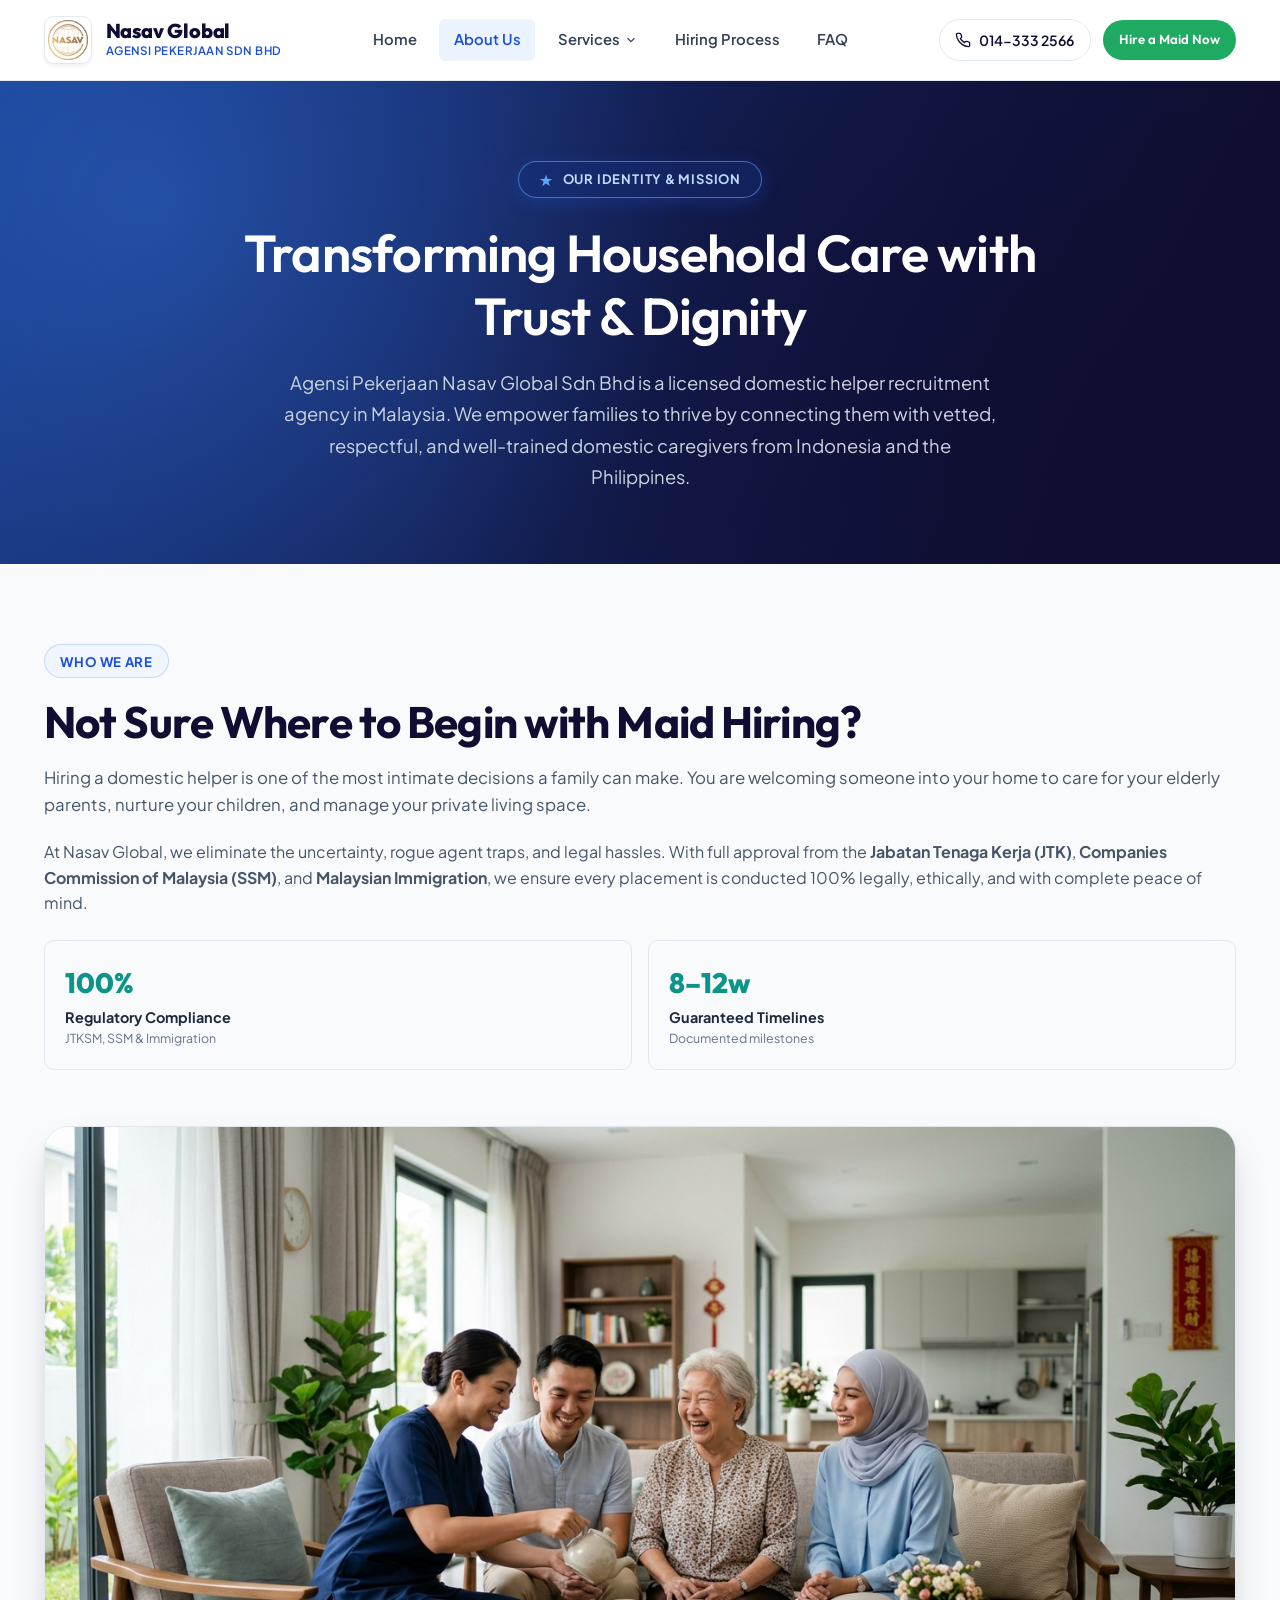
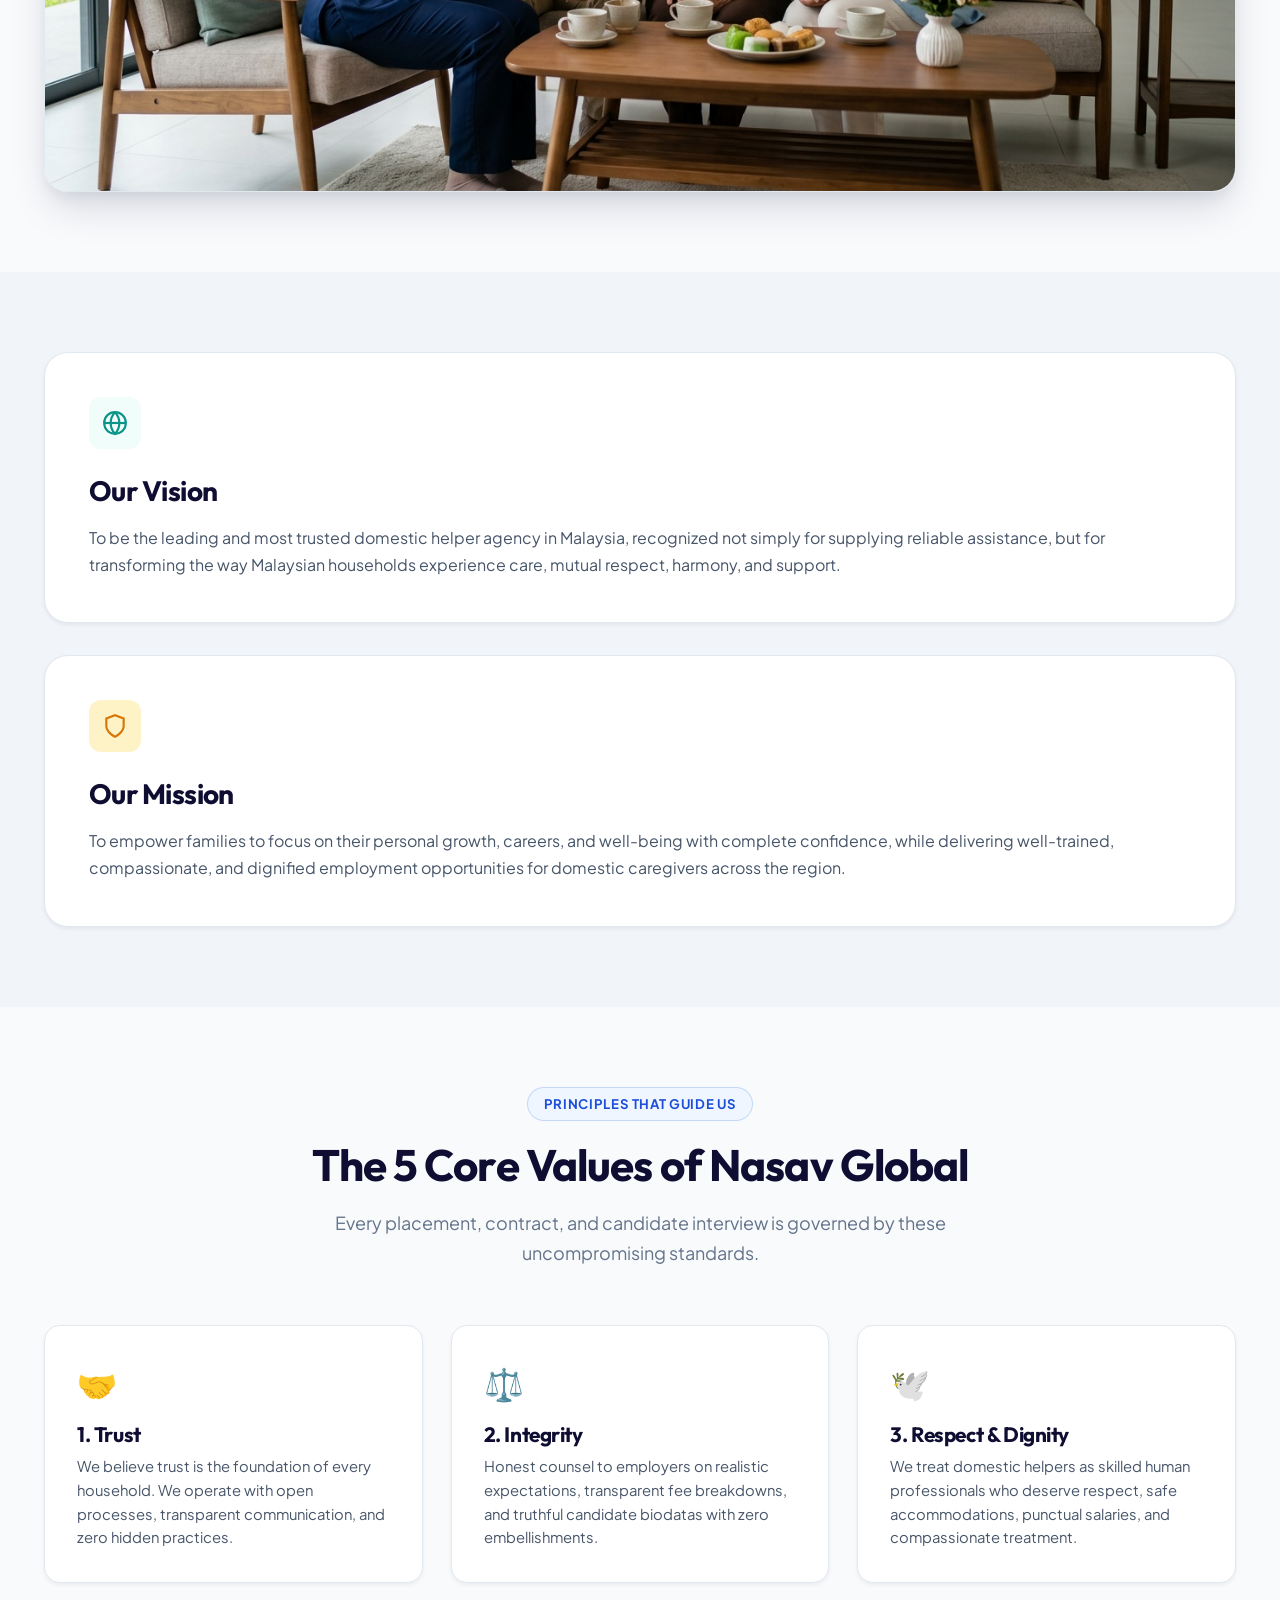
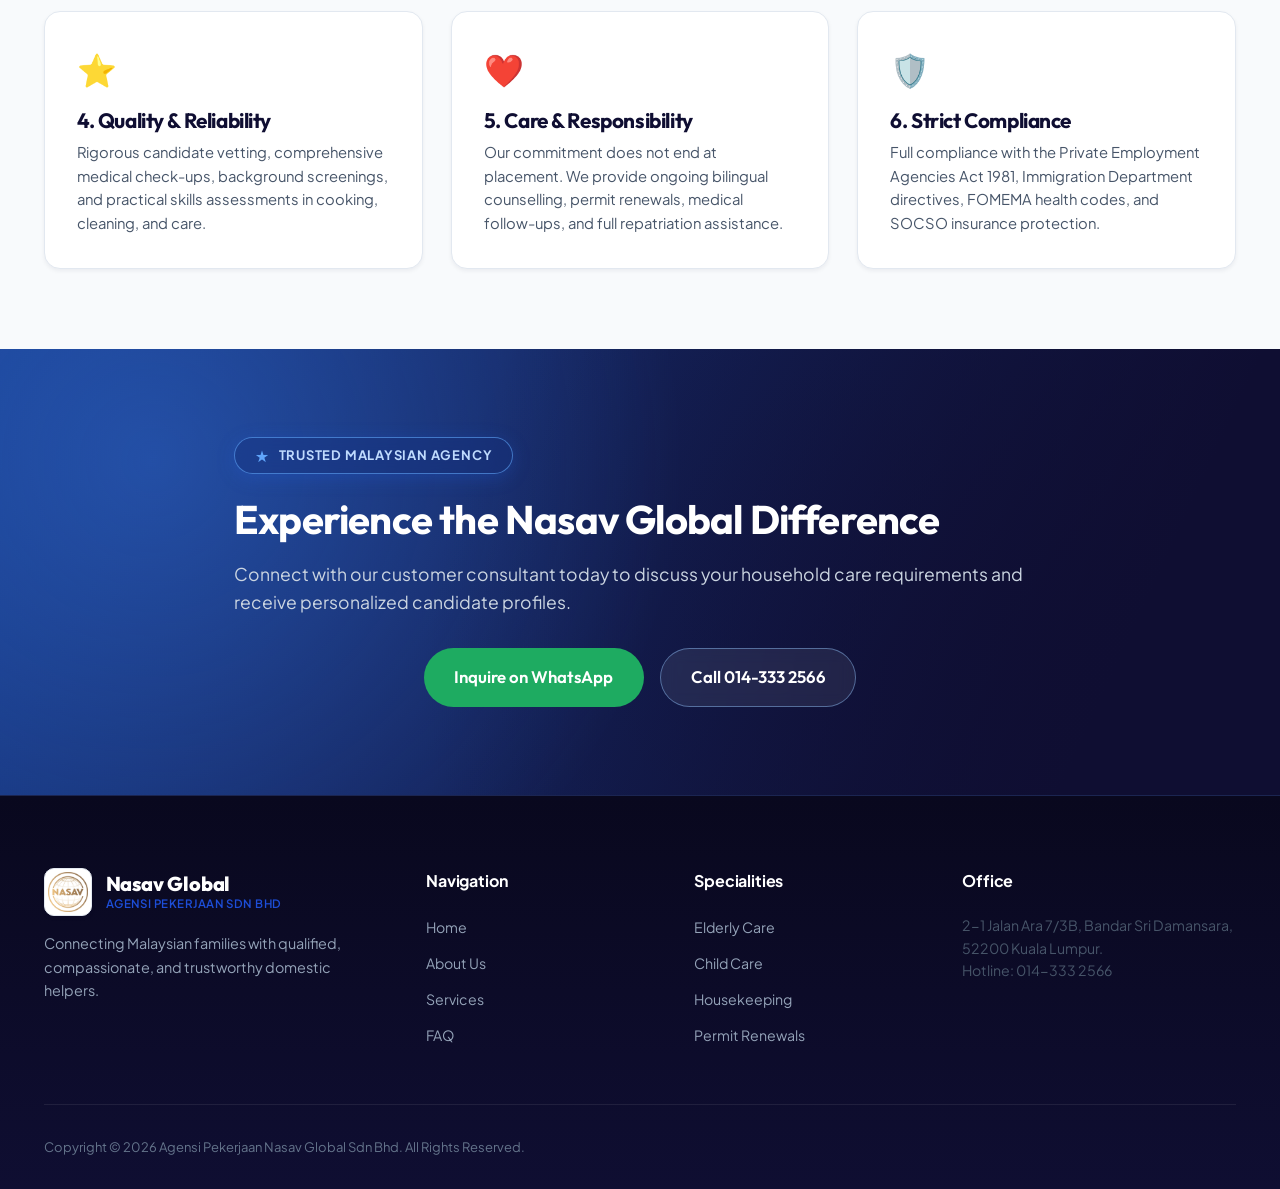
<file: about.html>
<!DOCTYPE html>
<html lang="en">
<head>
  <meta charset="UTF-8">
  <meta name="viewport" content="width=device-width, initial-scale=1.0">
  <title>About Us | Agensi Pekerjaan Nasav Global Sdn Bhd</title>
  <meta name="description" content="Learn about Agensi Pekerjaan Nasav Global - Malaysia's trusted domestic helper agency approved by JTK and SSM, dedicated to ethical recruitment, caregiver training, and household harmony.">
  <link rel="icon" type="image/png" href="assets/logos/favicon.png">
  <link rel="stylesheet" href="assets/css/styles.css">
</head>
<body>

  <!-- Navbar -->
  <header class="navbar-wrapper">
    <div class="container navbar">
      <a href="index.html" class="brand-logo">
        <img src="assets/logos/nasav-logo.png" alt="Nasav Global Logo" class="brand-logo-img">
        <div class="brand-text">
          <span class="brand-name">Nasav Global</span>
          <span class="brand-sub">Agensi Pekerjaan Sdn Bhd</span>
        </div>
      </a>

      <nav>
        <ul class="nav-menu">
          <li><a href="index.html" class="nav-link">Home</a></li>
          <li><a href="about.html" class="nav-link active">About Us</a></li>
          <li class="nav-dropdown">
            <a href="services.html" class="nav-link">
              Services
              <svg width="14" height="14" viewBox="0 0 24 24" fill="none" stroke="currentColor" stroke-width="2"><path d="M6 9l6 6 6-6"/></svg>
            </a>
            <div class="dropdown-menu">
              <a href="services.html#elderly" class="dropdown-item">
                <div class="dropdown-icon-box">
                  <svg width="18" height="18" viewBox="0 0 24 24" fill="none" stroke="currentColor" stroke-width="2"><path d="M12 21.35l-1.45-1.32C5.4 15.36 2 12.28 2 8.5 2 5.42 4.42 3 7.5 3c1.74 0 3.41.81 4.5 2.09C13.09 3.81 14.76 3 16.5 3 19.58 3 22 5.42 22 8.5c0 3.78-3.4 6.86-8.55 11.54L12 21.35z"/></svg>
                </div>
                <div>
                  <div class="dropdown-title">Elderly & Senior Care</div>
                  <div class="dropdown-desc">Mobility support, medication reminders & companionship</div>
                </div>
              </a>
              <a href="services.html#childcare" class="dropdown-item">
                <div class="dropdown-icon-box">
                  <svg width="18" height="18" viewBox="0 0 24 24" fill="none" stroke="currentColor" stroke-width="2"><circle cx="12" cy="7" r="4"/><path d="M5.5 21v-2a6.5 6.5 0 0113 0v2"/></svg>
                </div>
                <div>
                  <div class="dropdown-title">Infant & Child Care</div>
                  <div class="dropdown-desc">Patient nannies, feeding routines & educational play</div>
                </div>
              </a>
              <a href="services.html#maid-placement" class="dropdown-item">
                <div class="dropdown-icon-box">
                  <svg width="18" height="18" viewBox="0 0 24 24" fill="none" stroke="currentColor" stroke-width="2"><path d="M3 9l9-7 9 7v11a2 2 0 01-2 2H5a2 2 0 01-2-2z"/><polyline points="9 22 9 12 15 12 15 22"/></svg>
                </div>
                <div>
                  <div class="dropdown-title">Domestic Helper Placement</div>
                  <div class="dropdown-desc">Trained Indonesian 🇮🇩 & Filipino 🇵🇭 helpers</div>
                </div>
              </a>
              <a href="services.html#housekeeping" class="dropdown-item">
                <div class="dropdown-icon-box">
                  <svg width="18" height="18" viewBox="0 0 24 24" fill="none" stroke="currentColor" stroke-width="2"><rect x="3" y="3" width="18" height="18" rx="2" ry="2"/><line x1="9" y1="3" x2="9" y2="21"/></svg>
                </div>
                <div>
                  <div class="dropdown-title">General Housekeeping & Cooking</div>
                  <div class="dropdown-desc">Home hygiene, meal preparation & daily upkeep</div>
                </div>
              </a>
              <a href="services.html#permits" class="dropdown-item">
                <div class="dropdown-icon-box">
                  <svg width="18" height="18" viewBox="0 0 24 24" fill="none" stroke="currentColor" stroke-width="2"><path d="M14 2H6a2 2 0 00-2 2v16a2 2 0 002 2h12a2 2 0 002-2V8z"/><polyline points="14 2 14 8 20 8"/><line x1="16" y1="13" x2="8" y2="13"/><line x1="16" y1="17" x2="8" y2="17"/></svg>
                </div>
                <div>
                  <div class="dropdown-title">Visa, Work Permit & FOMEMA</div>
                  <div class="dropdown-desc">Full legal processing, permit renewals & MYEG</div>
                </div>
              </a>
              <a href="services.html#repatriation" class="dropdown-item">
                <div class="dropdown-icon-box">
                  <svg width="18" height="18" viewBox="0 0 24 24" fill="none" stroke="currentColor" stroke-width="2"><circle cx="12" cy="12" r="10"/><path d="M8 12h8"/><path d="M12 8l4 4-4 4"/></svg>
                </div>
                <div>
                  <div class="dropdown-title">Counselling & Repatriation</div>
                  <div class="dropdown-desc">Home conflict resolution, departure & airport clearance</div>
                </div>
              </a>
            </div>
          </li>
          <li><a href="index.html#timelineSection" class="nav-link">Hiring Process</a></li>
          <li><a href="faq.html" class="nav-link">FAQ</a></li>
        </ul>
      </nav>

      <div class="navbar-actions">
        <a href="tel:014-3332566" class="phone-quick-btn">
          <svg width="16" height="16" viewBox="0 0 24 24" fill="none" stroke="currentColor" stroke-width="2"><path d="M22 16.92v3a2 2 0 01-2.18 2 19.79 19.79 0 01-8.63-3.07 19.5 19.5 0 01-6-6 19.79 19.79 0 01-3.07-8.67A2 2 0 014.11 2h3a2 2 0 012 1.72 12.84 12.84 0 00.7 2.81 2 2 0 01-.45 2.11L8.09 9.91a16 16 0 006 6l1.27-1.27a2 2 0 012.11-.45 12.84 12.84 0 002.81.7A2 2 0 0122 16.92z"/></svg>
          <span>014-333 2566</span>
        </a>
        <a href="https://wa.me/60143332566" target="_blank" class="btn btn-whatsapp btn-sm btn-pill">
          <span>Hire a Maid Now</span>
        </a>
        <button class="mobile-toggle" id="mobileToggleBtn" aria-label="Toggle navigation menu">
          <svg width="22" height="22" viewBox="0 0 24 24" fill="none" stroke="currentColor" stroke-width="2"><line x1="3" y1="12" x2="21" y2="12"></line><line x1="3" y1="6" x2="21" y2="6"></line><line x1="3" y1="18" x2="21" y2="18"></line></svg>
        </button>
      </div>
    </div>
  </header>

  <!-- Mobile Drawer Navigation -->
  <div class="modal-overlay" id="mobileNav">
    <div class="modal-content" style="max-width: 320px; height: 100vh; max-height: 100vh; border-radius: 0; margin-left: auto; padding: 1.5rem;">
      <div style="display: flex; justify-content: space-between; align-items: center; margin-bottom: 2rem;">
        <div class="brand-text">
          <span class="brand-name">Nasav Global</span>
          <span class="brand-sub">Licensed Maid Agency</span>
        </div>
        <button class="modal-close" id="mobileNavClose">&times;</button>
      </div>
      <ul style="list-style: none; display: flex; flex-direction: column; gap: 1rem; font-size: 1.05rem; font-weight: 600;">
        <li><a href="index.html">Home</a></li>
        <li><a href="about.html" style="color: var(--primary-navy);">About Us</a></li>
        <li><a href="services.html">Services & Specialities</a></li>
        <li><a href="index.html#timelineSection">7-Stage Hiring Process</a></li>
        <li><a href="faq.html">FAQ Knowledge Base</a></li>
      </ul>
      <div style="margin-top: 2.5rem; display: flex; flex-direction: column; gap: 0.75rem;">
        <a href="https://wa.me/60143332566" target="_blank" class="btn btn-whatsapp" style="width: 100%;">
          Chat on WhatsApp
        </a>
        <a href="tel:0143332566" class="btn btn-secondary" style="width: 100%;">
          Call: 014-333 2566
        </a>
      </div>
    </div>
  </div>

  <main>
    <!-- About Hero -->
    <section class="page-hero">
      <div class="container">
        <span class="pill-badge" style="margin-bottom: 1.5rem;"><span class="star-icon">★</span> OUR IDENTITY & MISSION</span>
        <h1 class="page-hero-title">Transforming Household Care with Trust & Dignity</h1>
        <p class="page-hero-desc">
          Agensi Pekerjaan Nasav Global Sdn Bhd is a licensed domestic helper recruitment agency in Malaysia. We empower families to thrive by connecting them with vetted, respectful, and well-trained domestic caregivers from Indonesia and the Philippines.
        </p>
      </div>
    </section>

    <!-- Core Story & Licensing -->
    <section class="section">
      <div class="container">
        <div style="display: grid; grid-template-columns: 1fr; gap: 3.5rem; align-items: center;" class="hero-grid">
          <div>
            <span class="badge-tag">Who We Are</span>
            <h2 class="section-title">Not Sure Where to Begin with Maid Hiring?</h2>
            <p style="margin-bottom: 1.25rem; font-size: 1.05rem;">
              Hiring a domestic helper is one of the most intimate decisions a family can make. You are welcoming someone into your home to care for your elderly parents, nurture your children, and manage your private living space.
            </p>
            <p style="margin-bottom: 1.5rem; font-size: 1rem; color: var(--slate-600);">
              At Nasav Global, we eliminate the uncertainty, rogue agent traps, and legal hassles. With full approval from the <strong>Jabatan Tenaga Kerja (JTK)</strong>, <strong>Companies Commission of Malaysia (SSM)</strong>, and <strong>Malaysian Immigration</strong>, we ensure every placement is conducted 100% legally, ethically, and with complete peace of mind.
            </p>

            <div style="display: grid; grid-template-columns: repeat(2, 1fr); gap: 1rem; margin-top: 1.5rem;">
              <div style="background: var(--slate-50); border: 1px solid var(--slate-200); padding: 1.25rem; border-radius: var(--radius-md);">
                <div style="font-size: 1.75rem; font-weight: 800; color: var(--accent-teal); font-family: var(--font-heading);">100%</div>
                <div style="font-weight: 700; color: var(--slate-800); font-size: 0.9rem;">Regulatory Compliance</div>
                <div style="font-size: 0.775rem; color: var(--slate-500);">JTKSM, SSM & Immigration</div>
              </div>
              <div style="background: var(--slate-50); border: 1px solid var(--slate-200); padding: 1.25rem; border-radius: var(--radius-md);">
                <div style="font-size: 1.75rem; font-weight: 800; color: var(--accent-teal); font-family: var(--font-heading);">8–12w</div>
                <div style="font-weight: 700; color: var(--slate-800); font-size: 0.9rem;">Guaranteed Timelines</div>
                <div style="font-size: 0.775rem; color: var(--slate-500);">Documented milestones</div>
              </div>
            </div>
          </div>

          <div>
            <div style="border-radius: var(--radius-xl); overflow: hidden; box-shadow: var(--shadow-xl); border: 1px solid var(--slate-200);">
              <img src="assets/images/hero-caregiver.jpg" alt="Nasav Global Caregiver with Malaysian Family" style="width: 100%; height: auto;">
            </div>
          </div>
        </div>
      </div>
    </section>

    <!-- Mission & Vision -->
    <section class="section section-soft">
      <div class="container">
        <div style="display: grid; grid-template-columns: 1fr; gap: 2rem;" class="testimonials-grid">
          <!-- Vision -->
          <div style="background: var(--white); border-radius: var(--radius-xl); padding: 2.75rem; border: 1px solid var(--slate-200); box-shadow: var(--shadow-sm);">
            <div style="width: 52px; height: 52px; border-radius: 12px; background: var(--accent-teal-soft); color: var(--accent-teal); display: flex; align-items: center; justify-content: center; margin-bottom: 1.5rem;">
              <svg width="26" height="26" viewBox="0 0 24 24" fill="none" stroke="currentColor" stroke-width="2"><circle cx="12" cy="12" r="10"/><path d="M12 2a14.5 14.5 0 000 20 14.5 14.5 0 000-20"/><path d="M2 12h20"/></svg>
            </div>
            <h3 style="font-size: 1.75rem; margin-bottom: 1rem;">Our Vision</h3>
            <p style="font-size: 1rem; color: var(--slate-600); line-height: 1.7;">
              To be the leading and most trusted domestic helper agency in Malaysia, recognized not simply for supplying reliable assistance, but for transforming the way Malaysian households experience care, mutual respect, harmony, and support.
            </p>
          </div>

          <!-- Mission -->
          <div style="background: var(--white); border-radius: var(--radius-xl); padding: 2.75rem; border: 1px solid var(--slate-200); box-shadow: var(--shadow-sm);">
            <div style="width: 52px; height: 52px; border-radius: 12px; background: var(--accent-gold-soft); color: var(--accent-gold-dark); display: flex; align-items: center; justify-content: center; margin-bottom: 1.5rem;">
              <svg width="26" height="26" viewBox="0 0 24 24" fill="none" stroke="currentColor" stroke-width="2"><path d="M12 22s8-4 8-10V5l-8-3-8 3v7c0 6 8 10 8 10z"/></svg>
            </div>
            <h3 style="font-size: 1.75rem; margin-bottom: 1rem;">Our Mission</h3>
            <p style="font-size: 1rem; color: var(--slate-600); line-height: 1.7;">
              To empower families to focus on their personal growth, careers, and well-being with complete confidence, while delivering well-trained, compassionate, and dignified employment opportunities for domestic caregivers across the region.
            </p>
          </div>
        </div>
      </div>
    </section>

    <!-- 5 Core Values -->
    <section class="section">
      <div class="container">
        <div class="section-header">
          <span class="badge-tag">Principles That Guide Us</span>
          <h2 class="section-title">The 5 Core Values of Nasav Global</h2>
          <p class="section-subtitle">
            Every placement, contract, and candidate interview is governed by these uncompromising standards.
          </p>
        </div>

        <div class="services-grid">
          <!-- 1. Trust -->
          <div class="service-card" style="padding: 2rem;">
            <div style="font-size: 2rem; margin-bottom: 0.75rem;">🤝</div>
            <h3 style="font-size: 1.3rem; margin-bottom: 0.5rem;">1. Trust</h3>
            <p style="color: var(--slate-600); font-size: 0.925rem;">
              We believe trust is the foundation of every household. We operate with open processes, transparent communication, and zero hidden practices.
            </p>
          </div>

          <!-- 2. Integrity -->
          <div class="service-card" style="padding: 2rem;">
            <div style="font-size: 2rem; margin-bottom: 0.75rem;">⚖️</div>
            <h3 style="font-size: 1.3rem; margin-bottom: 0.5rem;">2. Integrity</h3>
            <p style="color: var(--slate-600); font-size: 0.925rem;">
              Honest counsel to employers on realistic expectations, transparent fee breakdowns, and truthful candidate biodatas with zero embellishments.
            </p>
          </div>

          <!-- 3. Respect & Dignity -->
          <div class="service-card" style="padding: 2rem;">
            <div style="font-size: 2rem; margin-bottom: 0.75rem;">🕊️</div>
            <h3 style="font-size: 1.3rem; margin-bottom: 0.5rem;">3. Respect & Dignity</h3>
            <p style="color: var(--slate-600); font-size: 0.925rem;">
              We treat domestic helpers as skilled human professionals who deserve respect, safe accommodations, punctual salaries, and compassionate treatment.
            </p>
          </div>

          <!-- 4. Quality & Reliability -->
          <div class="service-card" style="padding: 2rem;">
            <div style="font-size: 2rem; margin-bottom: 0.75rem;">⭐</div>
            <h3 style="font-size: 1.3rem; margin-bottom: 0.5rem;">4. Quality & Reliability</h3>
            <p style="color: var(--slate-600); font-size: 0.925rem;">
              Rigorous candidate vetting, comprehensive medical check-ups, background screenings, and practical skills assessments in cooking, cleaning, and care.
            </p>
          </div>

          <!-- 5. Care & Responsibility -->
          <div class="service-card" style="padding: 2rem;">
            <div style="font-size: 2rem; margin-bottom: 0.75rem;">❤️</div>
            <h3 style="font-size: 1.3rem; margin-bottom: 0.5rem;">5. Care & Responsibility</h3>
            <p style="color: var(--slate-600); font-size: 0.925rem;">
              Our commitment does not end at placement. We provide ongoing bilingual counselling, permit renewals, medical follow-ups, and full repatriation assistance.
            </p>
          </div>

          <!-- 6. Legal Compliance -->
          <div class="service-card" style="padding: 2rem;">
            <div style="font-size: 2rem; margin-bottom: 0.75rem;">🛡️</div>
            <h3 style="font-size: 1.3rem; margin-bottom: 0.5rem;">6. Strict Compliance</h3>
            <p style="color: var(--slate-600); font-size: 0.925rem;">
              Full compliance with the Private Employment Agencies Act 1981, Immigration Department directives, FOMEMA health codes, and SOCSO insurance protection.
            </p>
          </div>
        </div>
      </div>
    </section>

    <!-- CTA Section -->
    <section class="section-cta" style="padding: 5.5rem 0;">
      <div class="container container-narrow">
        <span class="pill-badge" style="margin-bottom: 1.25rem;"><span class="star-icon">★</span> TRUSTED MALAYSIAN AGENCY</span>
        <h2 style="font-size: 2.5rem; color: var(--white); margin-bottom: 1rem;">Experience the Nasav Global Difference</h2>
        <p style="font-size: 1.1rem; color: #CBD5E1; margin-bottom: 2rem;">
          Connect with our customer consultant today to discuss your household care requirements and receive personalized candidate profiles.
        </p>
        <div style="display: flex; gap: 1rem; justify-content: center; flex-wrap: wrap;">
          <a href="https://wa.me/60143332566" target="_blank" class="btn btn-whatsapp btn-lg btn-pill">
            Inquire on WhatsApp
          </a>
          <a href="tel:014-3332566" class="btn btn-outline-white btn-lg btn-pill">
            Call 014-333 2566
          </a>
        </div>
      </div>
    </section>
  </main>

  <!-- Site Footer -->
  <footer class="site-footer">
    <div class="container">
      <div class="footer-grid">
        <div class="footer-brand">
          <div class="brand-logo" style="margin-bottom: 1rem;">
            <img src="assets/logos/nasav-logo.png" alt="Nasav Global Logo" class="brand-logo-img">
            <div class="brand-text">
              <span class="brand-name" style="color: var(--white);">Nasav Global</span>
              <span class="brand-sub">Agensi Pekerjaan Sdn Bhd</span>
            </div>
          </div>
          <p>Connecting Malaysian families with qualified, compassionate, and trustworthy domestic helpers.</p>
        </div>
        <div>
          <div class="footer-title">Navigation</div>
          <ul class="footer-links">
            <li><a href="index.html">Home</a></li>
            <li><a href="about.html">About Us</a></li>
            <li><a href="services.html">Services</a></li>
            <li><a href="faq.html">FAQ</a></li>
          </ul>
        </div>
        <div>
          <div class="footer-title">Specialities</div>
          <ul class="footer-links">
            <li><a href="services.html#elderly">Elderly Care</a></li>
            <li><a href="services.html#childcare">Child Care</a></li>
            <li><a href="services.html#housekeeping">Housekeeping</a></li>
            <li><a href="services.html#permits">Permit Renewals</a></li>
          </ul>
        </div>
        <div>
          <div class="footer-title">Office</div>
          <p style="font-size: 0.885rem; line-height: 1.6;">
            2-1 Jalan Ara 7/3B, Bandar Sri Damansara, 52200 Kuala Lumpur.<br>
            Hotline: 014-333 2566
          </p>
        </div>
      </div>
      <div class="footer-bottom">
        <div>Copyright © 2026 Agensi Pekerjaan Nasav Global Sdn Bhd. All Rights Reserved.</div>
      </div>
    </div>
  </footer>

  <script src="assets/js/main.js"></script>
</body>
</html>
</file>
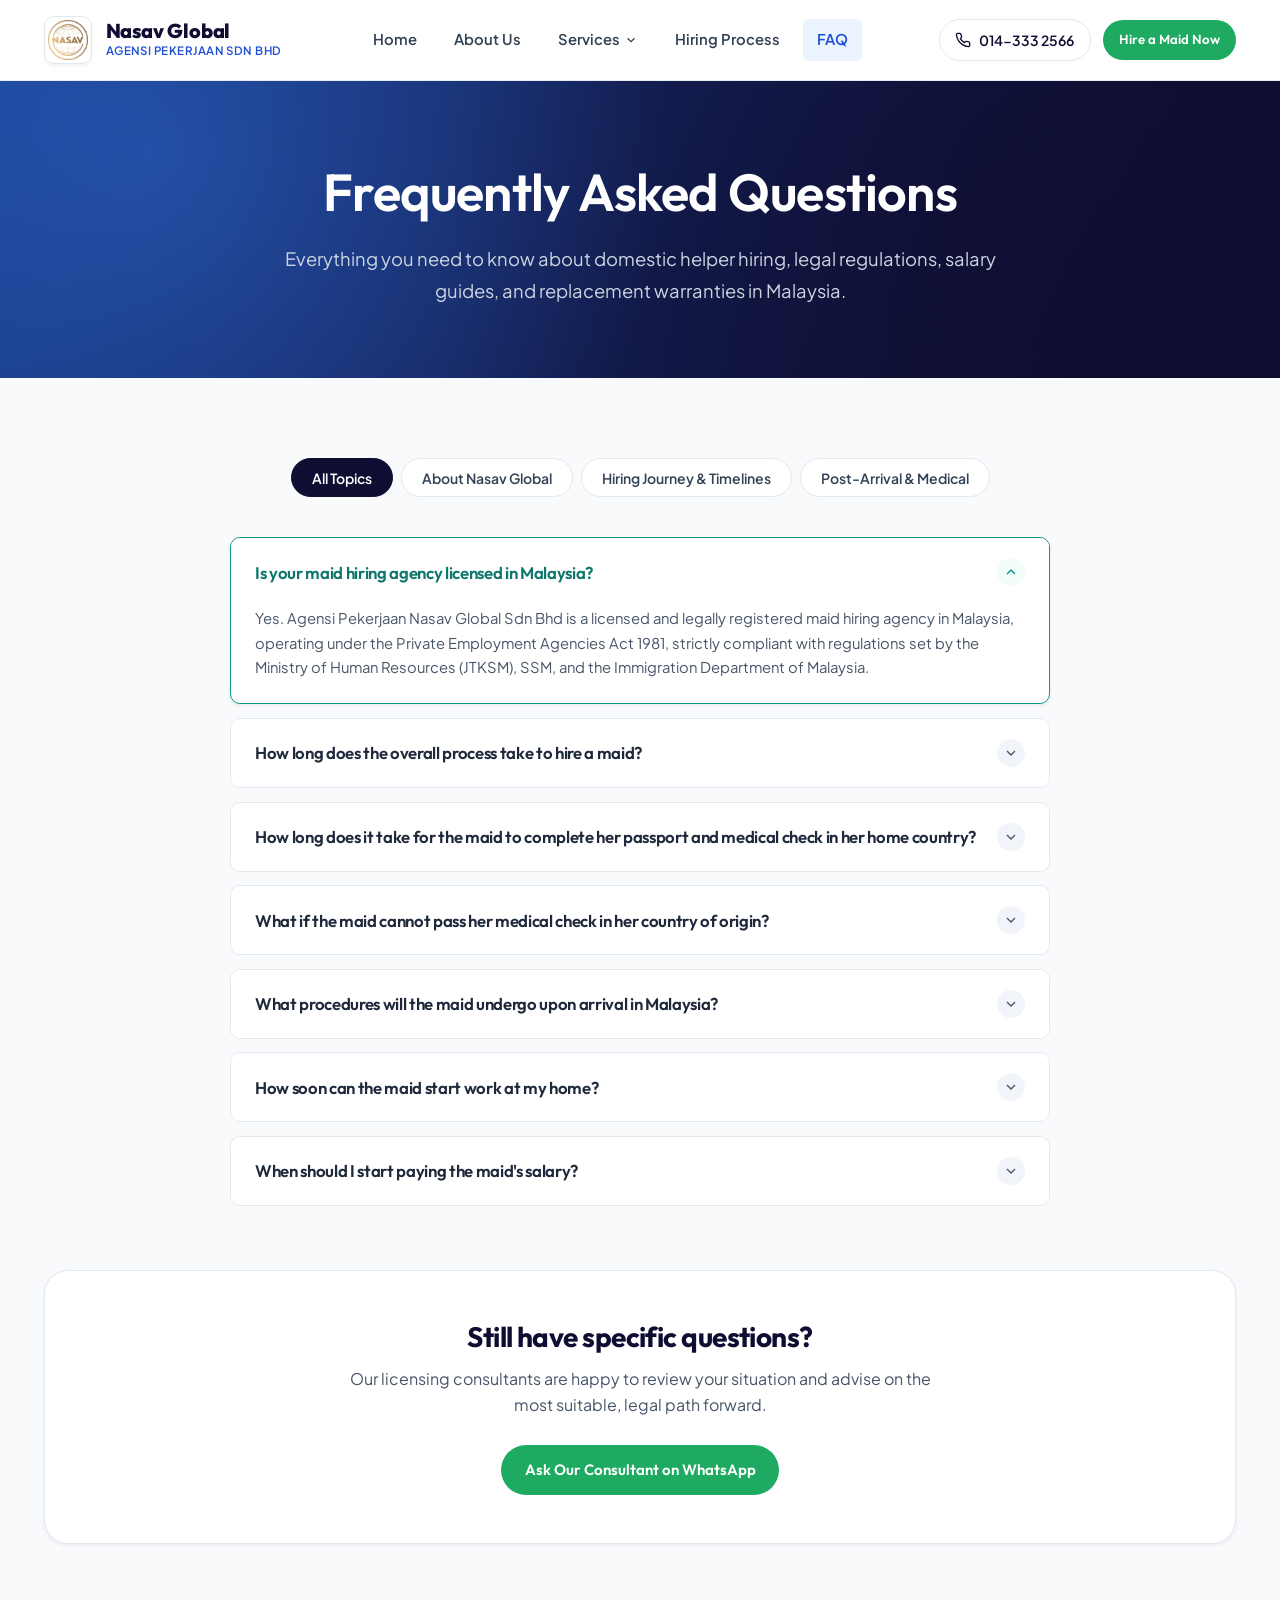
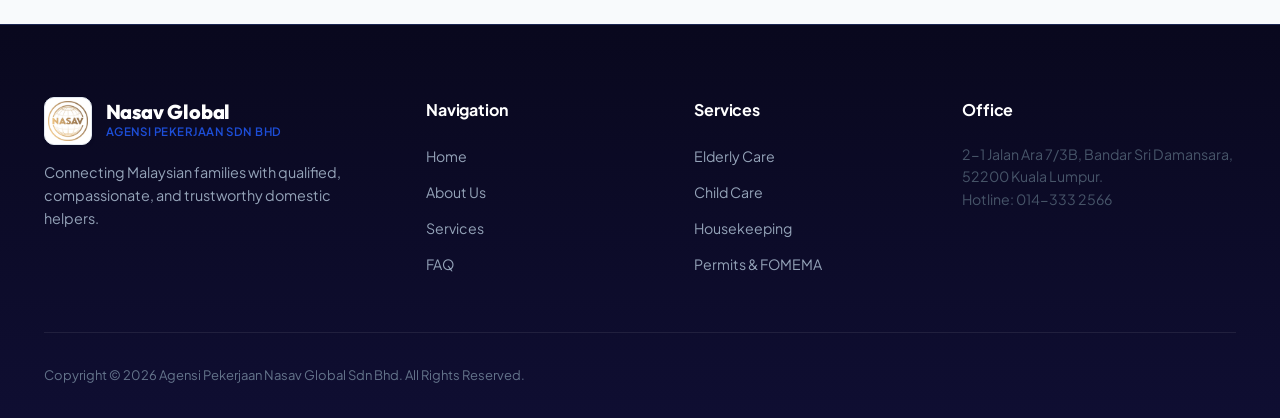
<file: faq.html>
<!DOCTYPE html>
<html lang="en">
<head>
  <meta charset="UTF-8">
  <meta name="viewport" content="width=device-width, initial-scale=1.0">
  <title>Frequently Asked Questions | Agensi Pekerjaan Nasav Global</title>
  <meta name="description" content="Find answers to all questions regarding hiring domestic helpers in Malaysia: immigration criteria, FOMEMA checkups, hiring durations, Indonesian vs Filipino maid rules, and salary guidelines.">
  <link rel="icon" type="image/png" href="assets/logos/favicon.png">
  <link rel="stylesheet" href="assets/css/styles.css">
</head>
<body>

  <!-- Navbar -->
  <header class="navbar-wrapper">
    <div class="container navbar">
      <a href="index.html" class="brand-logo">
        <img src="assets/logos/nasav-logo.png" alt="Nasav Global Logo" class="brand-logo-img">
        <div class="brand-text">
          <span class="brand-name">Nasav Global</span>
          <span class="brand-sub">Agensi Pekerjaan Sdn Bhd</span>
        </div>
      </a>

      <nav>
        <ul class="nav-menu">
          <li><a href="index.html" class="nav-link">Home</a></li>
          <li><a href="about.html" class="nav-link">About Us</a></li>
          <li class="nav-dropdown">
            <a href="services.html" class="nav-link">
              Services
              <svg width="14" height="14" viewBox="0 0 24 24" fill="none" stroke="currentColor" stroke-width="2"><path d="M6 9l6 6 6-6"/></svg>
            </a>
            <div class="dropdown-menu">
              <a href="services.html#elderly" class="dropdown-item">
                <div class="dropdown-icon-box">
                  <svg width="18" height="18" viewBox="0 0 24 24" fill="none" stroke="currentColor" stroke-width="2"><path d="M12 21.35l-1.45-1.32C5.4 15.36 2 12.28 2 8.5 2 5.42 4.42 3 7.5 3c1.74 0 3.41.81 4.5 2.09C13.09 3.81 14.76 3 16.5 3 19.58 3 22 5.42 22 8.5c0 3.78-3.4 6.86-8.55 11.54L12 21.35z"/></svg>
                </div>
                <div>
                  <div class="dropdown-title">Elderly & Senior Care</div>
                  <div class="dropdown-desc">Mobility support, medication reminders & companionship</div>
                </div>
              </a>
              <a href="services.html#childcare" class="dropdown-item">
                <div class="dropdown-icon-box">
                  <svg width="18" height="18" viewBox="0 0 24 24" fill="none" stroke="currentColor" stroke-width="2"><circle cx="12" cy="7" r="4"/><path d="M5.5 21v-2a6.5 6.5 0 0113 0v2"/></svg>
                </div>
                <div>
                  <div class="dropdown-title">Infant & Child Care</div>
                  <div class="dropdown-desc">Patient nannies, feeding routines & educational play</div>
                </div>
              </a>
              <a href="services.html#maid-placement" class="dropdown-item">
                <div class="dropdown-icon-box">
                  <svg width="18" height="18" viewBox="0 0 24 24" fill="none" stroke="currentColor" stroke-width="2"><path d="M3 9l9-7 9 7v11a2 2 0 01-2 2H5a2 2 0 01-2-2z"/><polyline points="9 22 9 12 15 12 15 22"/></svg>
                </div>
                <div>
                  <div class="dropdown-title">Domestic Helper Placement</div>
                  <div class="dropdown-desc">Trained Indonesian 🇮🇩 & Filipino 🇵🇭 helpers</div>
                </div>
              </a>
              <a href="services.html#housekeeping" class="dropdown-item">
                <div class="dropdown-icon-box">
                  <svg width="18" height="18" viewBox="0 0 24 24" fill="none" stroke="currentColor" stroke-width="2"><rect x="3" y="3" width="18" height="18" rx="2" ry="2"/><line x1="9" y1="3" x2="9" y2="21"/></svg>
                </div>
                <div>
                  <div class="dropdown-title">General Housekeeping & Cooking</div>
                  <div class="dropdown-desc">Home hygiene, meal preparation & daily upkeep</div>
                </div>
              </a>
              <a href="services.html#permits" class="dropdown-item">
                <div class="dropdown-icon-box">
                  <svg width="18" height="18" viewBox="0 0 24 24" fill="none" stroke="currentColor" stroke-width="2"><path d="M14 2H6a2 2 0 00-2 2v16a2 2 0 002 2h12a2 2 0 002-2V8z"/><polyline points="14 2 14 8 20 8"/><line x1="16" y1="13" x2="8" y2="13"/><line x1="16" y1="17" x2="8" y2="17"/></svg>
                </div>
                <div>
                  <div class="dropdown-title">Visa, Work Permit & FOMEMA</div>
                  <div class="dropdown-desc">Full legal processing, permit renewals & MYEG</div>
                </div>
              </a>
              <a href="services.html#repatriation" class="dropdown-item">
                <div class="dropdown-icon-box">
                  <svg width="18" height="18" viewBox="0 0 24 24" fill="none" stroke="currentColor" stroke-width="2"><circle cx="12" cy="12" r="10"/><path d="M8 12h8"/><path d="M12 8l4 4-4 4"/></svg>
                </div>
                <div>
                  <div class="dropdown-title">Counselling & Repatriation</div>
                  <div class="dropdown-desc">Home conflict resolution, departure & airport clearance</div>
                </div>
              </a>
            </div>
          </li>
          <li><a href="index.html#timelineSection" class="nav-link">Hiring Process</a></li>
          <li><a href="faq.html" class="nav-link active">FAQ</a></li>
        </ul>
      </nav>

      <div class="navbar-actions">
        <a href="tel:014-3332566" class="phone-quick-btn">
          <svg width="16" height="16" viewBox="0 0 24 24" fill="none" stroke="currentColor" stroke-width="2"><path d="M22 16.92v3a2 2 0 01-2.18 2 19.79 19.79 0 01-8.63-3.07 19.5 19.5 0 01-6-6 19.79 19.79 0 01-3.07-8.67A2 2 0 014.11 2h3a2 2 0 012 1.72 12.84 12.84 0 00.7 2.81 2 2 0 01-.45 2.11L8.09 9.91a16 16 0 006 6l1.27-1.27a2 2 0 012.11-.45 12.84 12.84 0 002.81.7A2 2 0 0122 16.92z"/></svg>
          <span>014-333 2566</span>
        </a>
        <a href="https://wa.me/60143332566" target="_blank" class="btn btn-whatsapp btn-sm btn-pill">
          <span>Hire a Maid Now</span>
        </a>
        <button class="mobile-toggle" id="mobileToggleBtn" aria-label="Toggle navigation menu">
          <svg width="22" height="22" viewBox="0 0 24 24" fill="none" stroke="currentColor" stroke-width="2"><line x1="3" y1="12" x2="21" y2="12"></line><line x1="3" y1="6" x2="21" y2="6"></line><line x1="3" y1="18" x2="21" y2="18"></line></svg>
        </button>
      </div>
    </div>
  </header>

  <!-- Mobile Drawer Navigation -->
  <div class="modal-overlay" id="mobileNav">
    <div class="modal-content" style="max-width: 320px; height: 100vh; max-height: 100vh; border-radius: 0; margin-left: auto; padding: 1.5rem;">
      <div style="display: flex; justify-content: space-between; align-items: center; margin-bottom: 2rem;">
        <div class="brand-text">
          <span class="brand-name">Nasav Global</span>
          <span class="brand-sub">Licensed Maid Agency</span>
        </div>
        <button class="modal-close" id="mobileNavClose">&times;</button>
      </div>
      <ul style="list-style: none; display: flex; flex-direction: column; gap: 1rem; font-size: 1.05rem; font-weight: 600;">
        <li><a href="index.html">Home</a></li>
        <li><a href="about.html">About Us</a></li>
        <li><a href="services.html">Services & Specialities</a></li>
        <li><a href="index.html#timelineSection">7-Stage Hiring Process</a></li>
        <li><a href="faq.html" style="color: var(--primary-navy);">FAQ Knowledge Base</a></li>
      </ul>
      <div style="margin-top: 2.5rem; display: flex; flex-direction: column; gap: 0.75rem;">
        <a href="https://wa.me/60143332566" target="_blank" class="btn btn-whatsapp" style="width: 100%;">
          Chat on WhatsApp
        </a>
        <a href="tel:0143332566" class="btn btn-secondary" style="width: 100%;">
          Call: 014-333 2566
        </a>
      </div>
    </div>
  </div>

  <main>
    <section class="page-hero">
      <div class="container">
        <h1 class="page-hero-title">Frequently Asked Questions</h1>
        <p class="page-hero-desc">
          Everything you need to know about domestic helper hiring, legal regulations, salary guides, and replacement warranties in Malaysia.
        </p>
      </div>
    </section>

    <!-- FAQ Knowledge Base -->
    <section class="section">
      <div class="container">
        <!-- FAQ Categories -->
        <div class="faq-tabs">
          <button class="faq-tab-btn active" data-category="all">All Topics</button>
          <button class="faq-tab-btn" data-category="agency">About Nasav Global</button>
          <button class="faq-tab-btn" data-category="process">Hiring Journey & Timelines</button>
          <button class="faq-tab-btn" data-category="arrival">Post-Arrival & Medical</button>
        </div>

        <div class="accordion-group">
          <!-- Item 1 -->
          <div class="accordion-item active faq-item-entry" data-faq-cat="agency">
            <div class="accordion-header">
              <h3>Is your maid hiring agency licensed in Malaysia?</h3>
              <div class="accordion-icon">
                <svg width="16" height="16" viewBox="0 0 24 24" fill="none" stroke="currentColor" stroke-width="2"><polyline points="6 9 12 15 18 9"/></svg>
              </div>
            </div>
            <div class="accordion-body">
              <p class="accordion-content">
                Yes. Agensi Pekerjaan Nasav Global Sdn Bhd is a licensed and legally registered maid hiring agency in Malaysia, operating under the Private Employment Agencies Act 1981, strictly compliant with regulations set by the Ministry of Human Resources (JTKSM), SSM, and the Immigration Department of Malaysia.
              </p>
            </div>
          </div>

          <!-- Item 2 -->
          <div class="accordion-item faq-item-entry" data-faq-cat="process">
            <div class="accordion-header">
              <h3>How long does the overall process take to hire a maid?</h3>
              <div class="accordion-icon">
                <svg width="16" height="16" viewBox="0 0 24 24" fill="none" stroke="currentColor" stroke-width="2"><polyline points="6 9 12 15 18 9"/></svg>
              </div>
            </div>
            <div class="accordion-body">
              <p class="accordion-content">
                The complete hiring process generally takes <strong>8–12 weeks</strong>. This accounts for: candidate selection and video interview, home country passport & medical screening (2–4 weeks), Malaysian Immigration Calling Visa VDR approval (2–4 weeks), embassy endorsement, airfare booking, and arrival reception at KLIA.
              </p>
            </div>
          </div>

          <!-- Item 3 -->
          <div class="accordion-item faq-item-entry" data-faq-cat="process">
            <div class="accordion-header">
              <h3>How long does it take for the maid to complete her passport and medical check in her home country?</h3>
              <div class="accordion-icon">
                <svg width="16" height="16" viewBox="0 0 24 24" fill="none" stroke="currentColor" stroke-width="2"><polyline points="6 9 12 15 18 9"/></svg>
              </div>
            </div>
            <div class="accordion-body">
              <p class="accordion-content">
                In Indonesia or the Philippines, the domestic helper passport processing typically takes 2–4 weeks, while preliminary health and blood screenings take 3–7 working days depending on clinic availability and clearance results.
              </p>
            </div>
          </div>

          <!-- Item 4 -->
          <div class="accordion-item faq-item-entry" data-faq-cat="arrival">
            <div class="accordion-header">
              <h3>What if the maid cannot pass her medical check in her country of origin?</h3>
              <div class="accordion-icon">
                <svg width="16" height="16" viewBox="0 0 24 24" fill="none" stroke="currentColor" stroke-width="2"><polyline points="6 9 12 15 18 9"/></svg>
              </div>
            </div>
            <div class="accordion-body">
              <p class="accordion-content">
                If the candidate fails her origin-country health screening, she will not be permitted to travel or work overseas. The employer is immediately informed and offered a suitable replacement candidate at no extra recruitment cost or a refund according to our agency agreement terms.
              </p>
            </div>
          </div>

          <!-- Item 5 -->
          <div class="accordion-item faq-item-entry" data-faq-cat="arrival">
            <div class="accordion-header">
              <h3>What procedures will the maid undergo upon arrival in Malaysia?</h3>
              <div class="accordion-icon">
                <svg width="16" height="16" viewBox="0 0 24 24" fill="none" stroke="currentColor" stroke-width="2"><polyline points="6 9 12 15 18 9"/></svg>
              </div>
            </div>
            <div class="accordion-body">
              <p class="accordion-content">
                Upon landing at KLIA, our team personally receives the worker. Within 30 days, she completes:
                <br>1. Mandatory FOMEMA medical examination (chest X-ray, blood test, urine test)
                <br>2. Work permit (PLKS) biometric endorsement with Malaysian Immigration
                <br>3. Foreign Worker SOCSO & Insurance activation
                <br>4. Cultural and household expectations briefing
              </p>
            </div>
          </div>

          <!-- Item 6 -->
          <div class="accordion-item faq-item-entry" data-faq-cat="arrival">
            <div class="accordion-header">
              <h3>How soon can the maid start work at my home?</h3>
              <div class="accordion-icon">
                <svg width="16" height="16" viewBox="0 0 24 24" fill="none" stroke="currentColor" stroke-width="2"><polyline points="6 9 12 15 18 9"/></svg>
              </div>
            </div>
            <div class="accordion-body">
              <p class="accordion-content">
                The maid can usually commence work within <strong>7–14 days</strong> of arriving in Malaysia, following preliminary health clearance and permit endorsement.
              </p>
            </div>
          </div>

          <!-- Item 7 -->
          <div class="accordion-item faq-item-entry" data-faq-cat="arrival">
            <div class="accordion-header">
              <h3>When should I start paying the maid's salary?</h3>
              <div class="accordion-icon">
                <svg width="16" height="16" viewBox="0 0 24 24" fill="none" stroke="currentColor" stroke-width="2"><polyline points="6 9 12 15 18 9"/></svg>
              </div>
            </div>
            <div class="accordion-body">
              <p class="accordion-content">
                Salary payments begin strictly from the maid's official start date of duty at your home, after she has been legally cleared and handed over into your household care. Salaries must be paid monthly (usually via bank transfer) in compliance with Ministry of Human Resources rules.
              </p>
            </div>
          </div>
        </div>

        <!-- Still have questions card -->
        <div style="margin-top: 4rem; text-align: center; background: var(--white); border: 1px solid var(--slate-200); border-radius: var(--radius-xl); padding: 3rem; box-shadow: var(--shadow-sm);">
          <h3 style="font-size: 1.75rem; margin-bottom: 0.75rem;">Still have specific questions?</h3>
          <p style="color: var(--slate-600); max-width: 600px; margin: 0 auto 1.75rem;">
            Our licensing consultants are happy to review your situation and advise on the most suitable, legal path forward.
          </p>
          <div style="display: flex; gap: 1rem; justify-content: center; flex-wrap: wrap;">
            <a href="https://wa.me/60143332566" target="_blank" class="btn btn-whatsapp btn-pill">
              Ask Our Consultant on WhatsApp
            </a>
          </div>
        </div>
      </div>
    </section>
  </main>

  <!-- Site Footer -->
  <footer class="site-footer">
    <div class="container">
      <div class="footer-grid">
        <div class="footer-brand">
          <div class="brand-logo" style="margin-bottom: 1rem;">
            <img src="assets/logos/nasav-logo.png" alt="Nasav Global Logo" class="brand-logo-img">
            <div class="brand-text">
              <span class="brand-name" style="color: var(--white);">Nasav Global</span>
              <span class="brand-sub">Agensi Pekerjaan Sdn Bhd</span>
            </div>
          </div>
          <p>Connecting Malaysian families with qualified, compassionate, and trustworthy domestic helpers.</p>
        </div>
        <div>
          <div class="footer-title">Navigation</div>
          <ul class="footer-links">
            <li><a href="index.html">Home</a></li>
            <li><a href="about.html">About Us</a></li>
            <li><a href="services.html">Services</a></li>
            <li><a href="faq.html">FAQ</a></li>
          </ul>
        </div>
        <div>
          <div class="footer-title">Services</div>
          <ul class="footer-links">
            <li><a href="services.html#elderly">Elderly Care</a></li>
            <li><a href="services.html#childcare">Child Care</a></li>
            <li><a href="services.html#housekeeping">Housekeeping</a></li>
            <li><a href="services.html#permits">Permits & FOMEMA</a></li>
          </ul>
        </div>
        <div>
          <div class="footer-title">Office</div>
          <p style="font-size: 0.885rem; line-height: 1.6;">
            2-1 Jalan Ara 7/3B, Bandar Sri Damansara, 52200 Kuala Lumpur.<br>
            Hotline: 014-333 2566
          </p>
        </div>
      </div>
      <div class="footer-bottom">
        <div>Copyright © 2026 Agensi Pekerjaan Nasav Global Sdn Bhd. All Rights Reserved.</div>
      </div>
    </div>
  </footer>

  <script src="assets/js/main.js"></script>
</body>
</html>
</file>
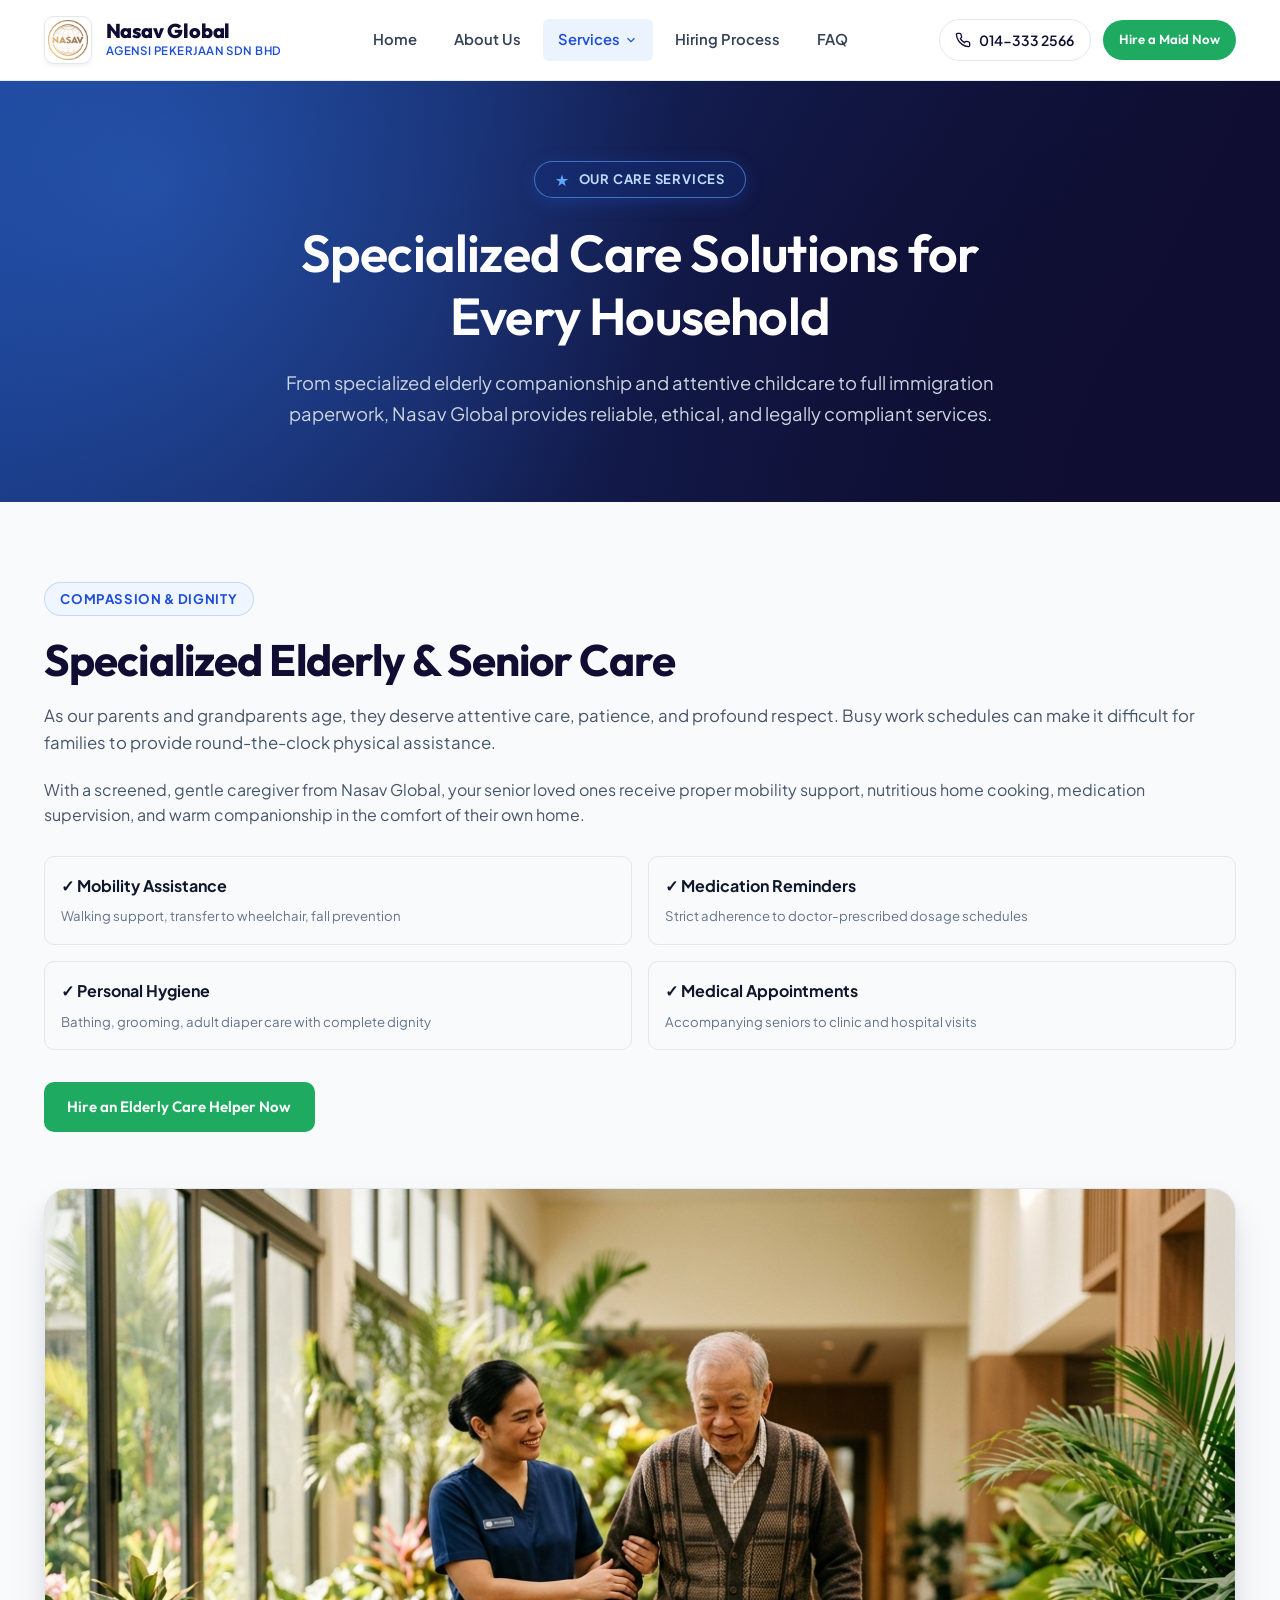
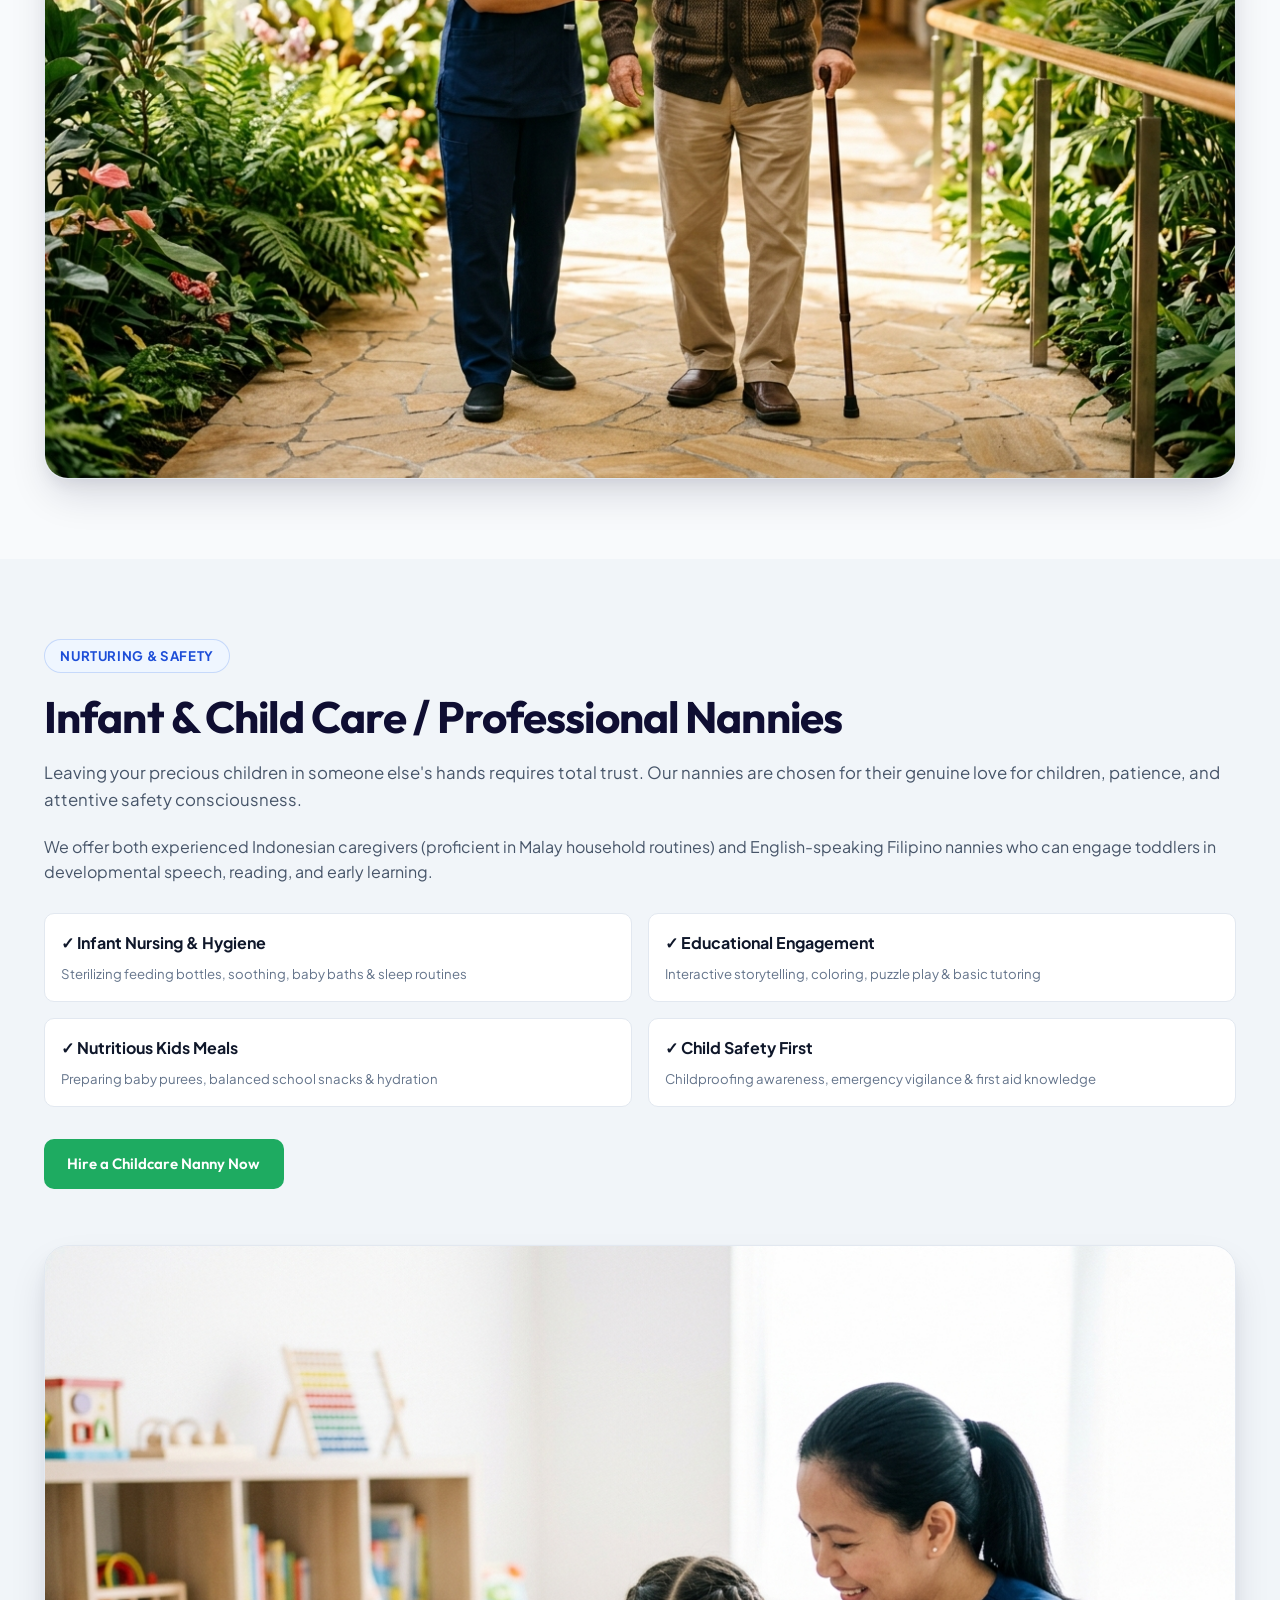
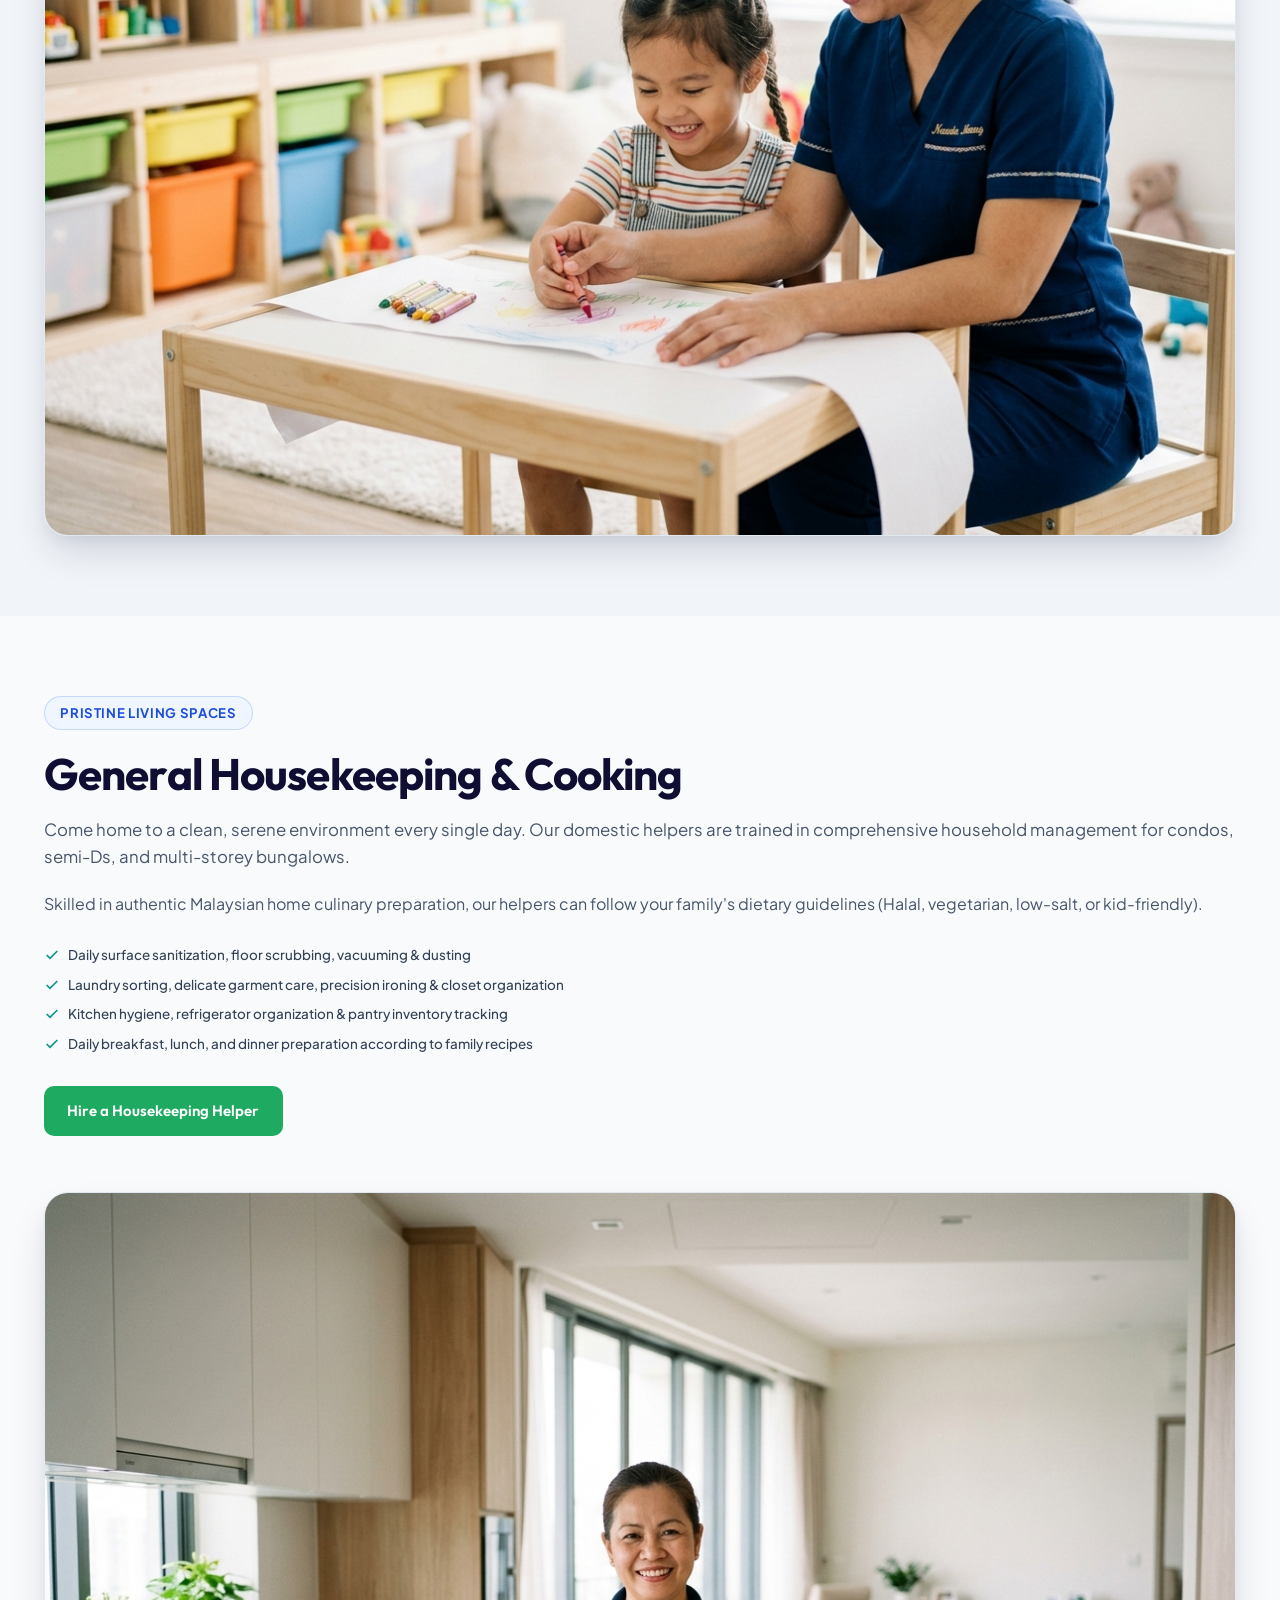
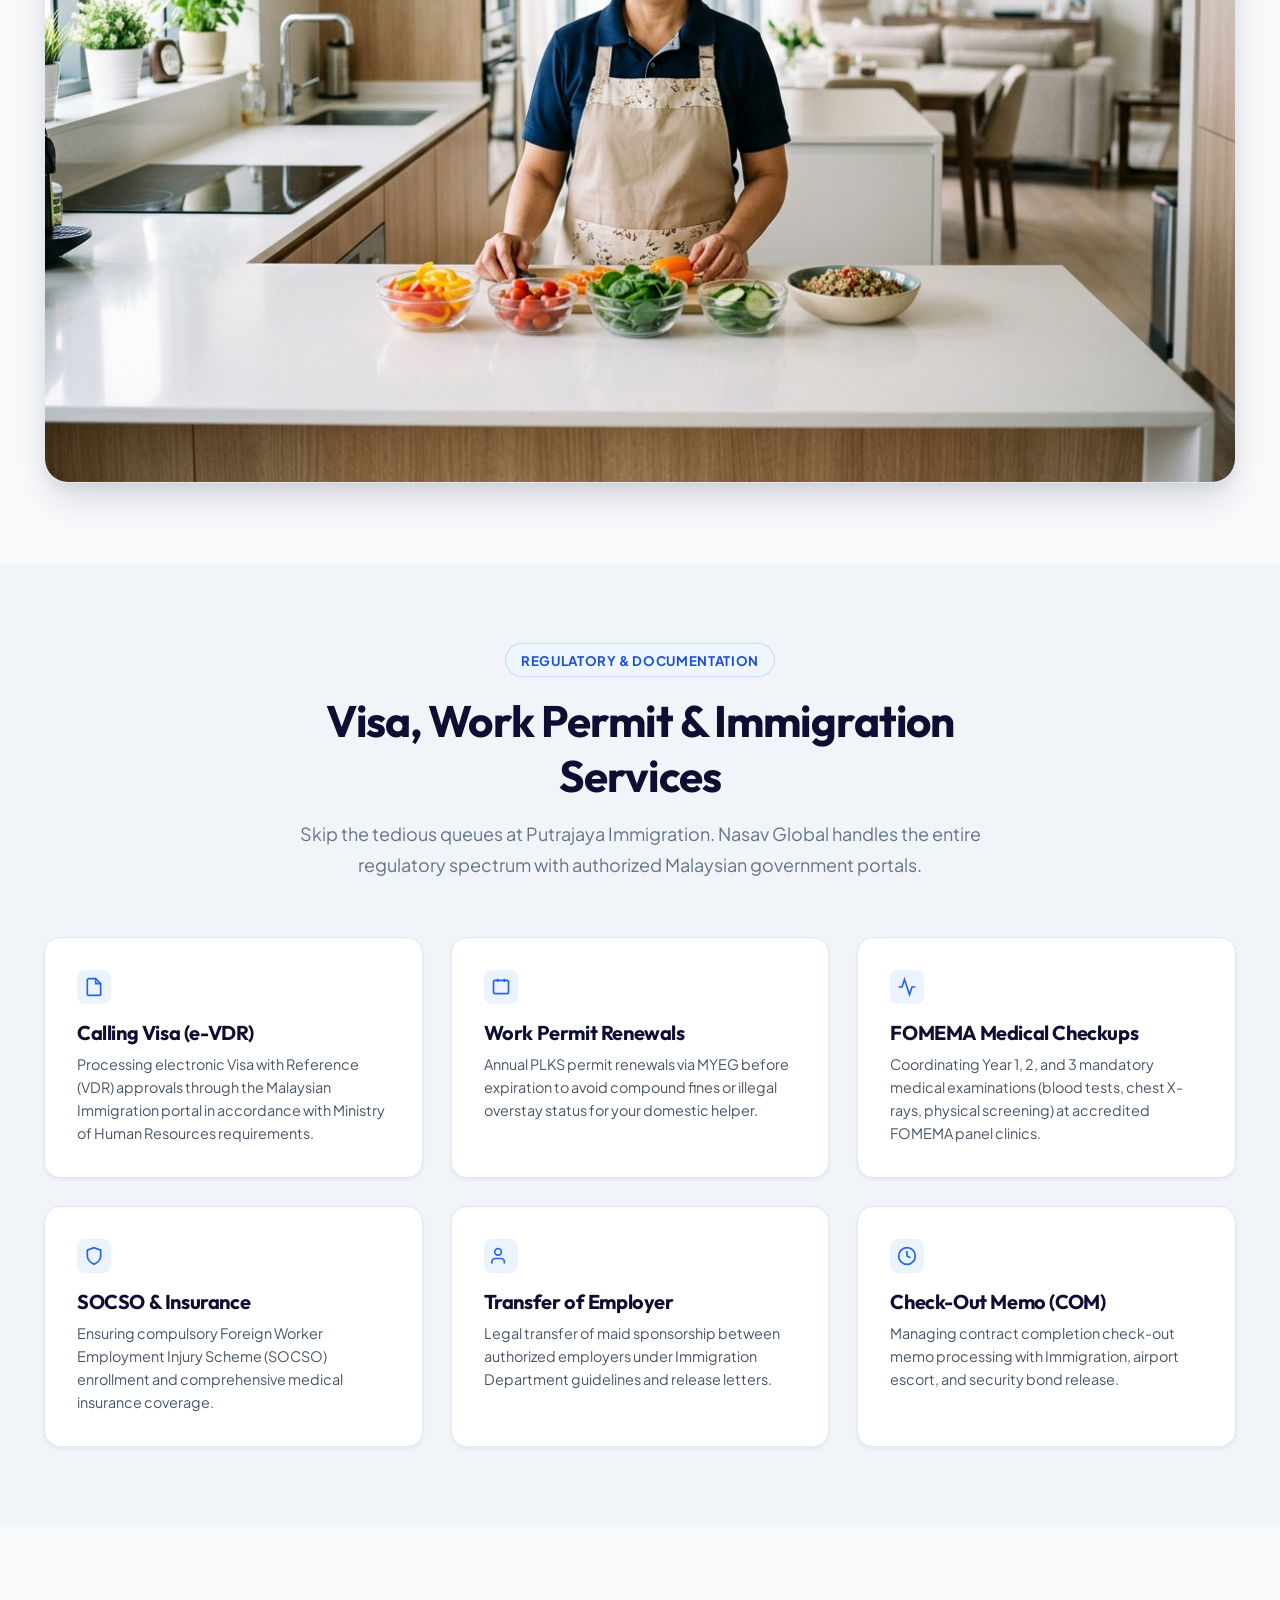
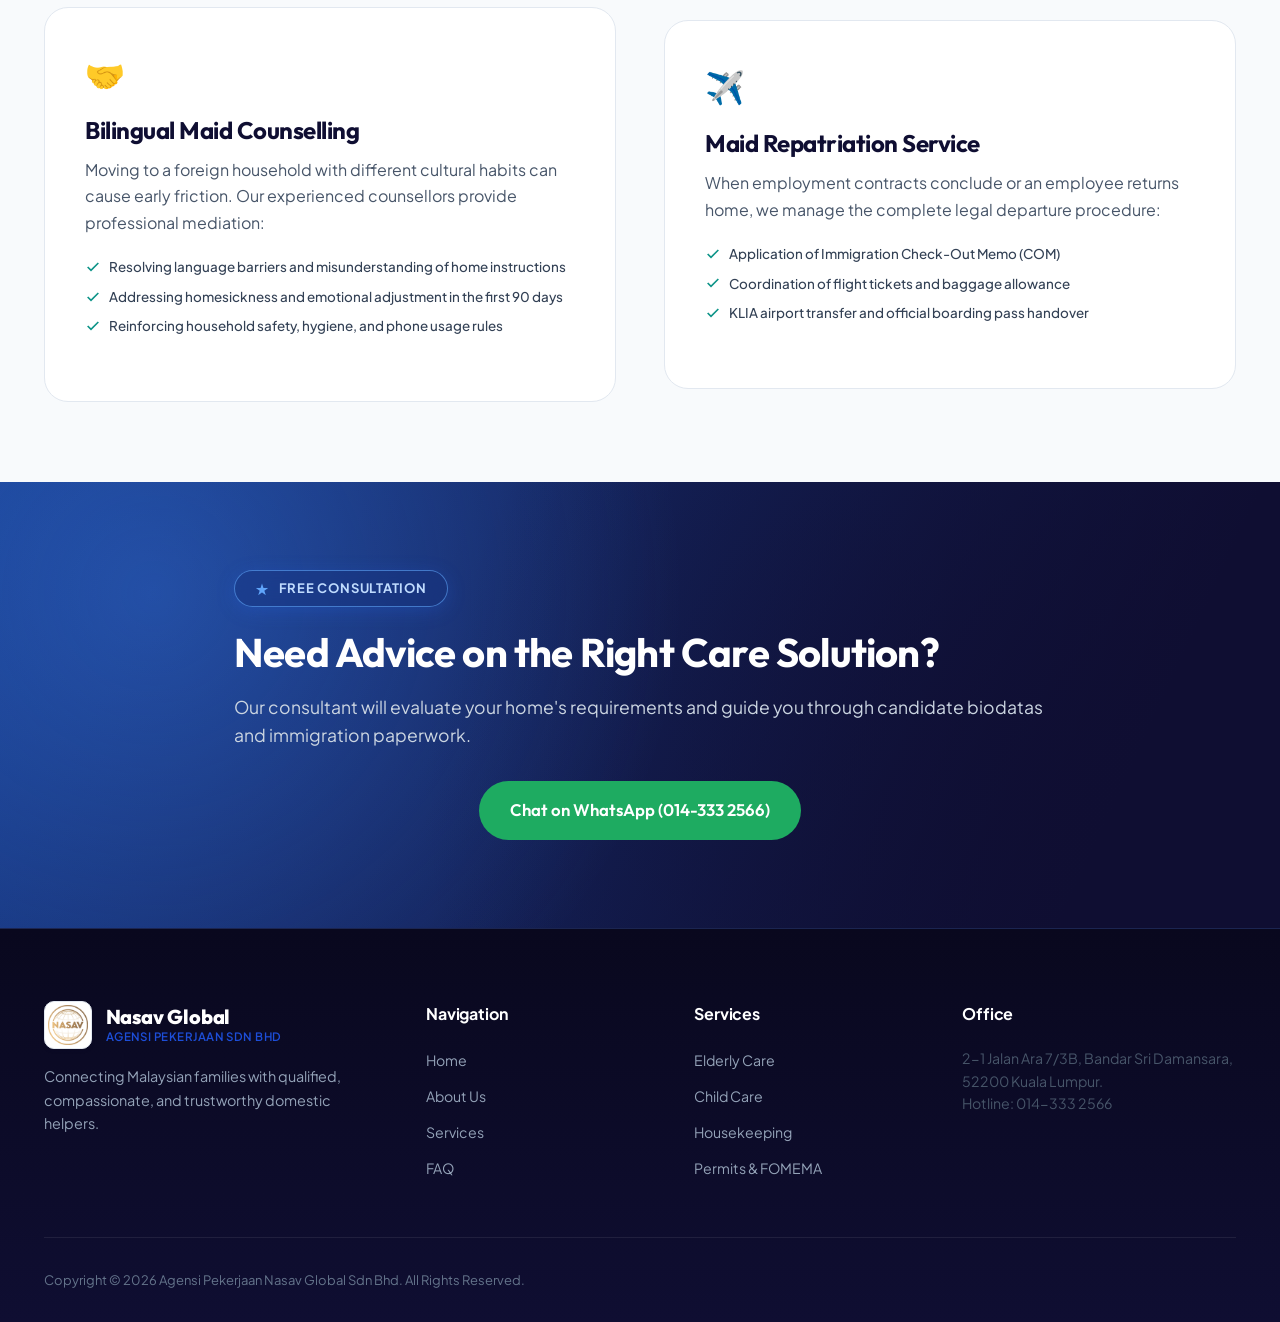
<file: services.html>
<!DOCTYPE html>
<html lang="en">
<head>
  <meta charset="UTF-8">
  <meta name="viewport" content="width=device-width, initial-scale=1.0">
  <title>Our Services | Agensi Pekerjaan Nasav Global Sdn Bhd</title>
  <meta name="description" content="Explore professional domestic helper services in Malaysia: Elderly care, infant childcare, general housekeeping, Indonesian and Filipino maid placement, work permit renewals, and FOMEMA medical processing.">
  <link rel="icon" type="image/png" href="assets/logos/favicon.png">
  <link rel="stylesheet" href="assets/css/styles.css">
</head>
<body>

  <!-- Navbar -->
  <header class="navbar-wrapper">
    <div class="container navbar">
      <a href="index.html" class="brand-logo">
        <img src="assets/logos/nasav-logo.png" alt="Nasav Global Logo" class="brand-logo-img">
        <div class="brand-text">
          <span class="brand-name">Nasav Global</span>
          <span class="brand-sub">Agensi Pekerjaan Sdn Bhd</span>
        </div>
      </a>

      <nav>
        <ul class="nav-menu">
          <li><a href="index.html" class="nav-link">Home</a></li>
          <li><a href="about.html" class="nav-link">About Us</a></li>
          <li class="nav-dropdown">
            <a href="services.html" class="nav-link active">
              Services
              <svg width="14" height="14" viewBox="0 0 24 24" fill="none" stroke="currentColor" stroke-width="2"><path d="M6 9l6 6 6-6"/></svg>
            </a>
            <div class="dropdown-menu">
              <a href="services.html#elderly" class="dropdown-item">
                <div class="dropdown-icon-box">
                  <svg width="18" height="18" viewBox="0 0 24 24" fill="none" stroke="currentColor" stroke-width="2"><path d="M12 21.35l-1.45-1.32C5.4 15.36 2 12.28 2 8.5 2 5.42 4.42 3 7.5 3c1.74 0 3.41.81 4.5 2.09C13.09 3.81 14.76 3 16.5 3 19.58 3 22 5.42 22 8.5c0 3.78-3.4 6.86-8.55 11.54L12 21.35z"/></svg>
                </div>
                <div>
                  <div class="dropdown-title">Elderly & Senior Care</div>
                  <div class="dropdown-desc">Mobility support, medication reminders & companionship</div>
                </div>
              </a>
              <a href="services.html#childcare" class="dropdown-item">
                <div class="dropdown-icon-box">
                  <svg width="18" height="18" viewBox="0 0 24 24" fill="none" stroke="currentColor" stroke-width="2"><circle cx="12" cy="7" r="4"/><path d="M5.5 21v-2a6.5 6.5 0 0113 0v2"/></svg>
                </div>
                <div>
                  <div class="dropdown-title">Infant & Child Care</div>
                  <div class="dropdown-desc">Patient nannies, feeding routines & educational play</div>
                </div>
              </a>
              <a href="services.html#maid-placement" class="dropdown-item">
                <div class="dropdown-icon-box">
                  <svg width="18" height="18" viewBox="0 0 24 24" fill="none" stroke="currentColor" stroke-width="2"><path d="M3 9l9-7 9 7v11a2 2 0 01-2 2H5a2 2 0 01-2-2z"/><polyline points="9 22 9 12 15 12 15 22"/></svg>
                </div>
                <div>
                  <div class="dropdown-title">Domestic Helper Placement</div>
                  <div class="dropdown-desc">Trained Indonesian 🇮🇩 & Filipino 🇵🇭 helpers</div>
                </div>
              </a>
              <a href="services.html#housekeeping" class="dropdown-item">
                <div class="dropdown-icon-box">
                  <svg width="18" height="18" viewBox="0 0 24 24" fill="none" stroke="currentColor" stroke-width="2"><rect x="3" y="3" width="18" height="18" rx="2" ry="2"/><line x1="9" y1="3" x2="9" y2="21"/></svg>
                </div>
                <div>
                  <div class="dropdown-title">General Housekeeping & Cooking</div>
                  <div class="dropdown-desc">Home hygiene, meal preparation & daily upkeep</div>
                </div>
              </a>
              <a href="services.html#permits" class="dropdown-item">
                <div class="dropdown-icon-box">
                  <svg width="18" height="18" viewBox="0 0 24 24" fill="none" stroke="currentColor" stroke-width="2"><path d="M14 2H6a2 2 0 00-2 2v16a2 2 0 002 2h12a2 2 0 002-2V8z"/><polyline points="14 2 14 8 20 8"/><line x1="16" y1="13" x2="8" y2="13"/><line x1="16" y1="17" x2="8" y2="17"/></svg>
                </div>
                <div>
                  <div class="dropdown-title">Visa, Work Permit & FOMEMA</div>
                  <div class="dropdown-desc">Full legal processing, permit renewals & MYEG</div>
                </div>
              </a>
              <a href="services.html#repatriation" class="dropdown-item">
                <div class="dropdown-icon-box">
                  <svg width="18" height="18" viewBox="0 0 24 24" fill="none" stroke="currentColor" stroke-width="2"><circle cx="12" cy="12" r="10"/><path d="M8 12h8"/><path d="M12 8l4 4-4 4"/></svg>
                </div>
                <div>
                  <div class="dropdown-title">Counselling & Repatriation</div>
                  <div class="dropdown-desc">Home conflict resolution, departure & airport clearance</div>
                </div>
              </a>
            </div>
          </li>
          <li><a href="index.html#timelineSection" class="nav-link">Hiring Process</a></li>
          <li><a href="faq.html" class="nav-link">FAQ</a></li>
        </ul>
      </nav>

      <div class="navbar-actions">
        <a href="tel:014-3332566" class="phone-quick-btn">
          <svg width="16" height="16" viewBox="0 0 24 24" fill="none" stroke="currentColor" stroke-width="2"><path d="M22 16.92v3a2 2 0 01-2.18 2 19.79 19.79 0 01-8.63-3.07 19.5 19.5 0 01-6-6 19.79 19.79 0 01-3.07-8.67A2 2 0 014.11 2h3a2 2 0 012 1.72 12.84 12.84 0 00.7 2.81 2 2 0 01-.45 2.11L8.09 9.91a16 16 0 006 6l1.27-1.27a2 2 0 012.11-.45 12.84 12.84 0 002.81.7A2 2 0 0122 16.92z"/></svg>
          <span>014-333 2566</span>
        </a>
        <a href="https://wa.me/60143332566" target="_blank" class="btn btn-whatsapp btn-sm btn-pill">
          <span>Hire a Maid Now</span>
        </a>
        <button class="mobile-toggle" id="mobileToggleBtn" aria-label="Toggle navigation menu">
          <svg width="22" height="22" viewBox="0 0 24 24" fill="none" stroke="currentColor" stroke-width="2"><line x1="3" y1="12" x2="21" y2="12"></line><line x1="3" y1="6" x2="21" y2="6"></line><line x1="3" y1="18" x2="21" y2="18"></line></svg>
        </button>
      </div>
    </div>
  </header>

  <!-- Mobile Drawer Navigation -->
  <div class="modal-overlay" id="mobileNav">
    <div class="modal-content" style="max-width: 320px; height: 100vh; max-height: 100vh; border-radius: 0; margin-left: auto; padding: 1.5rem;">
      <div style="display: flex; justify-content: space-between; align-items: center; margin-bottom: 2rem;">
        <div class="brand-text">
          <span class="brand-name">Nasav Global</span>
          <span class="brand-sub">Licensed Maid Agency</span>
        </div>
        <button class="modal-close" id="mobileNavClose">&times;</button>
      </div>
      <ul style="list-style: none; display: flex; flex-direction: column; gap: 1rem; font-size: 1.05rem; font-weight: 600;">
        <li><a href="index.html">Home</a></li>
        <li><a href="about.html">About Us</a></li>
        <li><a href="services.html" style="color: var(--primary-navy);">Services & Specialities</a></li>
        <li><a href="index.html#timelineSection">7-Stage Hiring Process</a></li>
        <li><a href="faq.html">FAQ Knowledge Base</a></li>
      </ul>
      <div style="margin-top: 2.5rem; display: flex; flex-direction: column; gap: 0.75rem;">
        <a href="https://wa.me/60143332566" target="_blank" class="btn btn-whatsapp" style="width: 100%;">
          Chat on WhatsApp
        </a>
        <a href="tel:0143332566" class="btn btn-secondary" style="width: 100%;">
          Call: 014-333 2566
        </a>
      </div>
    </div>
  </div>

  <main>
    <!-- Header -->
    <section class="page-hero" id="maid-placement">
      <div class="container">
        <span class="pill-badge" style="margin-bottom: 1.5rem;"><span class="star-icon">★</span> OUR CARE SERVICES</span>
        <h1 class="page-hero-title">Specialized Care Solutions for Every Household</h1>
        <p class="page-hero-desc">
          From specialized elderly companionship and attentive childcare to full immigration paperwork, Nasav Global provides reliable, ethical, and legally compliant services.
        </p>
      </div>
    </section>

    <!-- Deep Dive 1: Elderly Care -->
    <section class="section" id="elderly">
      <div class="container">
        <div style="display: grid; grid-template-columns: 1fr; gap: 3.5rem; align-items: center;" class="hero-grid">
          <div>
            <span class="badge-tag">Compassion & Dignity</span>
            <h2 class="section-title">Specialized Elderly & Senior Care</h2>
            <p style="font-size: 1.05rem; margin-bottom: 1.25rem;">
              As our parents and grandparents age, they deserve attentive care, patience, and profound respect. Busy work schedules can make it difficult for families to provide round-the-clock physical assistance.
            </p>
            <p style="color: var(--slate-600); margin-bottom: 1.75rem;">
              With a screened, gentle caregiver from Nasav Global, your senior loved ones receive proper mobility support, nutritious home cooking, medication supervision, and warm companionship in the comfort of their own home.
            </p>

            <div style="display: grid; grid-template-columns: repeat(2, 1fr); gap: 1rem; margin-bottom: 2rem;">
              <div style="background: var(--slate-50); padding: 1rem; border-radius: var(--radius-md); border: 1px solid var(--slate-200);">
                <strong style="color: var(--slate-900); display: block; margin-bottom: 0.25rem;">✓ Mobility Assistance</strong>
                <span style="font-size: 0.825rem; color: var(--slate-500);">Walking support, transfer to wheelchair, fall prevention</span>
              </div>
              <div style="background: var(--slate-50); padding: 1rem; border-radius: var(--radius-md); border: 1px solid var(--slate-200);">
                <strong style="color: var(--slate-900); display: block; margin-bottom: 0.25rem;">✓ Medication Reminders</strong>
                <span style="font-size: 0.825rem; color: var(--slate-500);">Strict adherence to doctor-prescribed dosage schedules</span>
              </div>
              <div style="background: var(--slate-50); padding: 1rem; border-radius: var(--radius-md); border: 1px solid var(--slate-200);">
                <strong style="color: var(--slate-900); display: block; margin-bottom: 0.25rem;">✓ Personal Hygiene</strong>
                <span style="font-size: 0.825rem; color: var(--slate-500);">Bathing, grooming, adult diaper care with complete dignity</span>
              </div>
              <div style="background: var(--slate-50); padding: 1rem; border-radius: var(--radius-md); border: 1px solid var(--slate-200);">
                <strong style="color: var(--slate-900); display: block; margin-bottom: 0.25rem;">✓ Medical Appointments</strong>
                <span style="font-size: 0.825rem; color: var(--slate-500);">Accompanying seniors to clinic and hospital visits</span>
              </div>
            </div>

            <a href="https://wa.me/60143332566?text=Hello%20Nasav%20Global,%20I%20am%20looking%20for%20an%20Elderly%20Care%20specialist" target="_blank" class="btn btn-whatsapp">
              Hire an Elderly Care Helper Now
            </a>
          </div>

          <div>
            <div style="border-radius: var(--radius-xl); overflow: hidden; box-shadow: var(--shadow-xl); border: 1px solid var(--slate-200);">
              <img src="assets/images/service-elderly.jpg" alt="Compassionate Caregiver walking with elderly senior" style="width: 100%;">
            </div>
          </div>
        </div>
      </div>
    </section>

    <!-- Deep Dive 2: Child Care -->
    <section class="section section-soft" id="childcare">
      <div class="container">
        <div style="display: grid; grid-template-columns: 1fr; gap: 3.5rem; align-items: center;" class="hero-grid">
          <div style="order: 2;">
            <div style="border-radius: var(--radius-xl); overflow: hidden; box-shadow: var(--shadow-xl); border: 1px solid var(--slate-200);">
              <img src="assets/images/service-childcare.jpg" alt="Childcare and Nanny in Malaysia" style="width: 100%;">
            </div>
          </div>

          <div style="order: 1;">
            <span class="badge-tag">Nurturing & Safety</span>
            <h2 class="section-title">Infant & Child Care / Professional Nannies</h2>
            <p style="font-size: 1.05rem; margin-bottom: 1.25rem;">
              Leaving your precious children in someone else's hands requires total trust. Our nannies are chosen for their genuine love for children, patience, and attentive safety consciousness.
            </p>
            <p style="color: var(--slate-600); margin-bottom: 1.75rem;">
              We offer both experienced Indonesian caregivers (proficient in Malay household routines) and English-speaking Filipino nannies who can engage toddlers in developmental speech, reading, and early learning.
            </p>

            <div style="display: grid; grid-template-columns: repeat(2, 1fr); gap: 1rem; margin-bottom: 2rem;">
              <div style="background: var(--white); padding: 1rem; border-radius: var(--radius-md); border: 1px solid var(--slate-200);">
                <strong style="color: var(--slate-900); display: block; margin-bottom: 0.25rem;">✓ Infant Nursing & Hygiene</strong>
                <span style="font-size: 0.825rem; color: var(--slate-500);">Sterilizing feeding bottles, soothing, baby baths & sleep routines</span>
              </div>
              <div style="background: var(--white); padding: 1rem; border-radius: var(--radius-md); border: 1px solid var(--slate-200);">
                <strong style="color: var(--slate-900); display: block; margin-bottom: 0.25rem;">✓ Educational Engagement</strong>
                <span style="font-size: 0.825rem; color: var(--slate-500);">Interactive storytelling, coloring, puzzle play & basic tutoring</span>
              </div>
              <div style="background: var(--white); padding: 1rem; border-radius: var(--radius-md); border: 1px solid var(--slate-200);">
                <strong style="color: var(--slate-900); display: block; margin-bottom: 0.25rem;">✓ Nutritious Kids Meals</strong>
                <span style="font-size: 0.825rem; color: var(--slate-500);">Preparing baby purees, balanced school snacks & hydration</span>
              </div>
              <div style="background: var(--white); padding: 1rem; border-radius: var(--radius-md); border: 1px solid var(--slate-200);">
                <strong style="color: var(--slate-900); display: block; margin-bottom: 0.25rem;">✓ Child Safety First</strong>
                <span style="font-size: 0.825rem; color: var(--slate-500);">Childproofing awareness, emergency vigilance & first aid knowledge</span>
              </div>
            </div>

            <a href="https://wa.me/60143332566?text=Hello%20Nasav%20Global,%20I%20am%20looking%20for%20a%20Childcare%20Nanny" target="_blank" class="btn btn-whatsapp">
              Hire a Childcare Nanny Now
            </a>
          </div>
        </div>
      </div>
    </section>

    <!-- Deep Dive 3: Housekeeping & Cooking -->
    <section class="section" id="housekeeping">
      <div class="container">
        <div style="display: grid; grid-template-columns: 1fr; gap: 3.5rem; align-items: center;" class="hero-grid">
          <div>
            <span class="badge-tag">Pristine Living Spaces</span>
            <h2 class="section-title">General Housekeeping & Cooking</h2>
            <p style="font-size: 1.05rem; margin-bottom: 1.25rem;">
              Come home to a clean, serene environment every single day. Our domestic helpers are trained in comprehensive household management for condos, semi-Ds, and multi-storey bungalows.
            </p>
            <p style="color: var(--slate-600); margin-bottom: 1.75rem;">
              Skilled in authentic Malaysian home culinary preparation, our helpers can follow your family's dietary guidelines (Halal, vegetarian, low-salt, or kid-friendly).
            </p>

            <ul class="service-checklist" style="margin-bottom: 2rem;">
              <li class="service-check-item">
                <svg viewBox="0 0 24 24" fill="none" stroke="currentColor" stroke-width="2.5"><polyline points="20 6 9 17 4 12"/></svg>
                Daily surface sanitization, floor scrubbing, vacuuming & dusting
              </li>
              <li class="service-check-item">
                <svg viewBox="0 0 24 24" fill="none" stroke="currentColor" stroke-width="2.5"><polyline points="20 6 9 17 4 12"/></svg>
                Laundry sorting, delicate garment care, precision ironing & closet organization
              </li>
              <li class="service-check-item">
                <svg viewBox="0 0 24 24" fill="none" stroke="currentColor" stroke-width="2.5"><polyline points="20 6 9 17 4 12"/></svg>
                Kitchen hygiene, refrigerator organization & pantry inventory tracking
              </li>
              <li class="service-check-item">
                <svg viewBox="0 0 24 24" fill="none" stroke="currentColor" stroke-width="2.5"><polyline points="20 6 9 17 4 12"/></svg>
                Daily breakfast, lunch, and dinner preparation according to family recipes
              </li>
            </ul>

            <a href="https://wa.me/60143332566?text=Hello%20Nasav%20Global,%20I%20am%20interested%20in%20a%20Housekeeping%20and%20Cooking%20helper" target="_blank" class="btn btn-whatsapp">
              Hire a Housekeeping Helper
            </a>
          </div>

          <div>
            <div style="border-radius: var(--radius-xl); overflow: hidden; box-shadow: var(--shadow-xl); border: 1px solid var(--slate-200);">
              <img src="assets/images/service-housekeeping.jpg" alt="Domestic Helper in clean modern kitchen" style="width: 100%;">
            </div>
          </div>
        </div>
      </div>
    </section>

    <!-- Deep Dive 4: Immigration, Permits & FOMEMA -->
    <section class="section section-soft" id="permits">
      <div class="container">
        <div class="section-header">
          <span class="badge-tag">Regulatory & Documentation</span>
          <h2 class="section-title">Visa, Work Permit & Immigration Services</h2>
          <p class="section-subtitle">
            Skip the tedious queues at Putrajaya Immigration. Nasav Global handles the entire regulatory spectrum with authorized Malaysian government portals.
          </p>
        </div>

        <div class="services-grid">
          <div class="service-card" style="padding: 2rem;">
            <div class="dropdown-icon-box" style="margin-bottom: 1rem;">
              <svg width="20" height="20" viewBox="0 0 24 24" fill="none" stroke="currentColor" stroke-width="2"><path d="M14 2H6a2 2 0 00-2 2v16a2 2 0 002 2h12a2 2 0 002-2V8z"/><polyline points="14 2 14 8 20 8"/></svg>
            </div>
            <h3 style="font-size: 1.25rem; margin-bottom: 0.5rem;">Calling Visa (e-VDR)</h3>
            <p style="color: var(--slate-600); font-size: 0.9rem;">
              Processing electronic Visa with Reference (VDR) approvals through the Malaysian Immigration portal in accordance with Ministry of Human Resources requirements.
            </p>
          </div>

          <div class="service-card" style="padding: 2rem;">
            <div class="dropdown-icon-box" style="margin-bottom: 1rem;">
              <svg width="20" height="20" viewBox="0 0 24 24" fill="none" stroke="currentColor" stroke-width="2"><rect x="3" y="4" width="18" height="16" rx="2"/><line x1="16" y1="2" x2="16" y2="6"/><line x1="8" y1="2" x2="8" y2="6"/></svg>
            </div>
            <h3 style="font-size: 1.25rem; margin-bottom: 0.5rem;">Work Permit Renewals</h3>
            <p style="color: var(--slate-600); font-size: 0.9rem;">
              Annual PLKS permit renewals via MYEG before expiration to avoid compound fines or illegal overstay status for your domestic helper.
            </p>
          </div>

          <div class="service-card" style="padding: 2rem;">
            <div class="dropdown-icon-box" style="margin-bottom: 1rem;">
              <svg width="20" height="20" viewBox="0 0 24 24" fill="none" stroke="currentColor" stroke-width="2"><path d="M22 12h-4l-3 9L9 3l-3 9H2"/></svg>
            </div>
            <h3 style="font-size: 1.25rem; margin-bottom: 0.5rem;">FOMEMA Medical Checkups</h3>
            <p style="color: var(--slate-600); font-size: 0.9rem;">
              Coordinating Year 1, 2, and 3 mandatory medical examinations (blood tests, chest X-rays, physical screening) at accredited FOMEMA panel clinics.
            </p>
          </div>

          <div class="service-card" style="padding: 2rem;">
            <div class="dropdown-icon-box" style="margin-bottom: 1rem;">
              <svg width="20" height="20" viewBox="0 0 24 24" fill="none" stroke="currentColor" stroke-width="2"><path d="M12 22s8-4 8-10V5l-8-3-8 3v7c0 6 8 10 8 10z"/></svg>
            </div>
            <h3 style="font-size: 1.25rem; margin-bottom: 0.5rem;">SOCSO & Insurance</h3>
            <p style="color: var(--slate-600); font-size: 0.9rem;">
              Ensuring compulsory Foreign Worker Employment Injury Scheme (SOCSO) enrollment and comprehensive medical insurance coverage.
            </p>
          </div>

          <div class="service-card" style="padding: 2rem;">
            <div class="dropdown-icon-box" style="margin-bottom: 1rem;">
              <svg width="20" height="20" viewBox="0 0 24 24" fill="none" stroke="currentColor" stroke-width="2"><path d="M16 21v-2a4 4 0 00-4-4H5a4 4 0 00-4 4v2"/><circle cx="8.5" cy="7" r="4"/></svg>
            </div>
            <h3 style="font-size: 1.25rem; margin-bottom: 0.5rem;">Transfer of Employer</h3>
            <p style="color: var(--slate-600); font-size: 0.9rem;">
              Legal transfer of maid sponsorship between authorized employers under Immigration Department guidelines and release letters.
            </p>
          </div>

          <div class="service-card" style="padding: 2rem;">
            <div class="dropdown-icon-box" style="margin-bottom: 1rem;">
              <svg width="20" height="20" viewBox="0 0 24 24" fill="none" stroke="currentColor" stroke-width="2"><circle cx="12" cy="12" r="10"/><polyline points="12 6 12 12 16 14"/></svg>
            </div>
            <h3 style="font-size: 1.25rem; margin-bottom: 0.5rem;">Check-Out Memo (COM)</h3>
            <p style="color: var(--slate-600); font-size: 0.9rem;">
              Managing contract completion check-out memo processing with Immigration, airport escort, and security bond release.
            </p>
          </div>
        </div>
      </div>
    </section>

    <!-- Deep Dive 5: Counselling & Repatriation -->
    <section class="section" id="repatriation">
      <div class="container">
        <div style="display: grid; grid-template-columns: 1fr 1fr; gap: 3rem;" class="contact-section-grid">
          <div style="background: var(--white); padding: 2.5rem; border-radius: var(--radius-xl); border: 1px solid var(--slate-200);">
            <div style="font-size: 2rem; margin-bottom: 1rem;">🤝</div>
            <h3 style="font-size: 1.5rem; margin-bottom: 0.75rem;">Bilingual Maid Counselling</h3>
            <p style="color: var(--slate-600); margin-bottom: 1.25rem; line-height: 1.65;">
              Moving to a foreign household with different cultural habits can cause early friction. Our experienced counsellors provide professional mediation:
            </p>
            <ul class="service-checklist">
              <li class="service-check-item">
                <svg viewBox="0 0 24 24" fill="none" stroke="currentColor" stroke-width="2.5"><polyline points="20 6 9 17 4 12"/></svg>
                Resolving language barriers and misunderstanding of home instructions
              </li>
              <li class="service-check-item">
                <svg viewBox="0 0 24 24" fill="none" stroke="currentColor" stroke-width="2.5"><polyline points="20 6 9 17 4 12"/></svg>
                Addressing homesickness and emotional adjustment in the first 90 days
              </li>
              <li class="service-check-item">
                <svg viewBox="0 0 24 24" fill="none" stroke="currentColor" stroke-width="2.5"><polyline points="20 6 9 17 4 12"/></svg>
                Reinforcing household safety, hygiene, and phone usage rules
              </li>
            </ul>
          </div>

          <div style="background: var(--white); padding: 2.5rem; border-radius: var(--radius-xl); border: 1px solid var(--slate-200);">
            <div style="font-size: 2rem; margin-bottom: 1rem;">✈️</div>
            <h3 style="font-size: 1.5rem; margin-bottom: 0.75rem;">Maid Repatriation Service</h3>
            <p style="color: var(--slate-600); margin-bottom: 1.25rem; line-height: 1.65;">
              When employment contracts conclude or an employee returns home, we manage the complete legal departure procedure:
            </p>
            <ul class="service-checklist">
              <li class="service-check-item">
                <svg viewBox="0 0 24 24" fill="none" stroke="currentColor" stroke-width="2.5"><polyline points="20 6 9 17 4 12"/></svg>
                Application of Immigration Check-Out Memo (COM)
              </li>
              <li class="service-check-item">
                <svg viewBox="0 0 24 24" fill="none" stroke="currentColor" stroke-width="2.5"><polyline points="20 6 9 17 4 12"/></svg>
                Coordination of flight tickets and baggage allowance
              </li>
              <li class="service-check-item">
                <svg viewBox="0 0 24 24" fill="none" stroke="currentColor" stroke-width="2.5"><polyline points="20 6 9 17 4 12"/></svg>
                KLIA airport transfer and official boarding pass handover
              </li>
            </ul>
          </div>
        </div>
      </div>
    </section>

    <!-- Consultation CTA -->
    <section class="section-cta" style="padding: 5.5rem 0;">
      <div class="container container-narrow">
        <span class="pill-badge" style="margin-bottom: 1.25rem;"><span class="star-icon">★</span> FREE CONSULTATION</span>
        <h2 style="font-size: 2.5rem; color: var(--white); margin-bottom: 1rem;">Need Advice on the Right Care Solution?</h2>
        <p style="font-size: 1.1rem; color: #CBD5E1; margin-bottom: 2rem;">
          Our consultant will evaluate your home's requirements and guide you through candidate biodatas and immigration paperwork.
        </p>
        <div style="display: flex; gap: 1rem; justify-content: center; flex-wrap: wrap;">
          <a href="https://wa.me/60143332566" target="_blank" class="btn btn-whatsapp btn-lg btn-pill">
            Chat on WhatsApp (014-333 2566)
          </a>
        </div>
      </div>
    </section>
  </main>

  <!-- Site Footer -->
  <footer class="site-footer">
    <div class="container">
      <div class="footer-grid">
        <div class="footer-brand">
          <div class="brand-logo" style="margin-bottom: 1rem;">
            <img src="assets/logos/nasav-logo.png" alt="Nasav Global Logo" class="brand-logo-img">
            <div class="brand-text">
              <span class="brand-name" style="color: var(--white);">Nasav Global</span>
              <span class="brand-sub">Agensi Pekerjaan Sdn Bhd</span>
            </div>
          </div>
          <p>Connecting Malaysian families with qualified, compassionate, and trustworthy domestic helpers.</p>
        </div>
        <div>
          <div class="footer-title">Navigation</div>
          <ul class="footer-links">
            <li><a href="index.html">Home</a></li>
            <li><a href="about.html">About Us</a></li>
            <li><a href="services.html">Services</a></li>
            <li><a href="faq.html">FAQ</a></li>
          </ul>
        </div>
        <div>
          <div class="footer-title">Services</div>
          <ul class="footer-links">
            <li><a href="#elderly">Elderly Care</a></li>
            <li><a href="#childcare">Child Care</a></li>
            <li><a href="#housekeeping">Housekeeping</a></li>
            <li><a href="#permits">Permits & FOMEMA</a></li>
          </ul>
        </div>
        <div>
          <div class="footer-title">Office</div>
          <p style="font-size: 0.885rem; line-height: 1.6;">
            2-1 Jalan Ara 7/3B, Bandar Sri Damansara, 52200 Kuala Lumpur.<br>
            Hotline: 014-333 2566
          </p>
        </div>
      </div>
      <div class="footer-bottom">
        <div>Copyright © 2026 Agensi Pekerjaan Nasav Global Sdn Bhd. All Rights Reserved.</div>
      </div>
    </div>
  </footer>

  <script src="assets/js/main.js"></script>
</body>
</html>
</file>
<file: assets/css/styles.css>
/* ==========================================================================
   Agensi Pekerjaan Nasav Global Sdn Bhd - Modern Design System
   Modern, Trustworthy, Premium Aesthetic for Malaysian Maid Agency Redesign
   ========================================================================== */

@import url('https://fonts.googleapis.com/css2?family=Outfit:wght@300;400;500;600;700;800&family=Plus+Jakarta+Sans:wght@300;400;500;600;700;800&display=swap');

:root {
  /* Primary Brand Color: #0f0e32 (User specified Midnight Navy/Indigo) */
  --primary-navy: #0f0e32;
  --primary-navy-dark: #09081e;
  --primary-navy-light: #161545;
  --primary-navy-surface: #1e1b5c;
  
  /* Brand Gradient (Vibrant Cobalt into #0f0e32) */
  --brand-gradient: linear-gradient(115deg, #1b449c 0%, #152968 35%, #0f0e32 85%);
  --brand-gradient-radial: radial-gradient(100% 120% at 20% 20%, #204899 0%, #142259 40%, #0f0e32 100%);
  
  /* Royal / Electric Blue Accents */
  --brand-blue: #2563EB;
  --brand-blue-dark: #1D4ED8;
  --brand-blue-light: #3B82F6;
  --brand-blue-sky: #60A5FA;
  --brand-blue-soft: #EFF6FF;
  --brand-blue-glow: rgba(37, 99, 235, 0.35);

  /* Secondary Accents */
  --accent-teal: #0D9488;
  --accent-teal-dark: #0F766E;
  --accent-teal-light: #14B8A6;
  --accent-teal-soft: #F0FDFA;
  
  /* Warm Trust & Gold Accents */
  --accent-gold: #F59E0B;
  --accent-gold-dark: #D97706;
  --accent-gold-soft: #FEF3C7;
  
  /* Neutral Slate Palette */
  --slate-950: #020617;
  --slate-900: #0F172A;
  --slate-800: #1E293B;
  --slate-700: #334155;
  --slate-600: #475569;
  --slate-500: #64748B;
  --slate-400: #94A3B8;
  --slate-300: #CBD5E1;
  --slate-200: #E2E8F0;
  --slate-100: #F1F5F9;
  --slate-50: #F8FAFC;
  --white: #FFFFFF;
  
  /* Backgrounds */
  --bg-body: #F8FAFC;
  --bg-card: #FFFFFF;
  --bg-dark: #0f0e32;
  --bg-dark-secondary: #141344;
  
  /* Shadows & Glassmorphism */
  --glass-bg: rgba(255, 255, 255, 0.9);
  --glass-border: rgba(255, 255, 255, 0.6);
  --glass-dark-bg: rgba(15, 14, 50, 0.88);
  --glass-dark-border: rgba(96, 165, 250, 0.25);
  
  --shadow-xs: 0 1px 2px rgba(0, 0, 0, 0.05);
  --shadow-sm: 0 2px 4px rgba(15, 14, 50, 0.06);
  --shadow-md: 0 6px 16px -2px rgba(15, 14, 50, 0.08), 0 2px 6px -1px rgba(15, 14, 50, 0.04);
  --shadow-lg: 0 12px 28px -4px rgba(15, 14, 50, 0.1), 0 4px 10px -2px rgba(15, 14, 50, 0.05);
  --shadow-xl: 0 20px 40px -6px rgba(15, 14, 50, 0.14), 0 8px 16px -4px rgba(15, 14, 50, 0.08);
  --shadow-blue: 0 10px 25px -5px rgba(37, 99, 235, 0.4);
  
  /* Border Radius */
  --radius-sm: 6px;
  --radius-md: 10px;
  --radius-lg: 16px;
  --radius-xl: 24px;
  --radius-full: 9999px;
  
  /* Typography */
  --font-heading: 'Outfit', -apple-system, BlinkMacSystemFont, 'Segoe UI', Roboto, sans-serif;
  --font-sans: 'Plus Jakarta Sans', -apple-system, BlinkMacSystemFont, 'Segoe UI', Roboto, sans-serif;
  
  /* Transitions */
  --transition-fast: 0.18s cubic-bezier(0.4, 0, 0.2, 1);
  --transition-base: 0.28s cubic-bezier(0.4, 0, 0.2, 1);
  --transition-smooth: 0.4s cubic-bezier(0.16, 1, 0.3, 1);
}

/* ==========================================================================
   Reset & Base Styles
   ========================================================================== */
*, *::before, *::after {
  box-sizing: border-box;
  margin: 0;
  padding: 0;
}

html {
  font-size: 16px;
  scroll-behavior: smooth;
  -webkit-font-smoothing: antialiased;
  -moz-osx-font-smoothing: grayscale;
}

body {
  font-family: var(--font-sans);
  background-color: var(--bg-body);
  color: var(--slate-700);
  line-height: 1.6;
  overflow-x: hidden;
}

h1, h2, h3, h4, h5, h6 {
  font-family: var(--font-heading);
  color: var(--primary-navy);
  font-weight: 700;
  line-height: 1.25;
  letter-spacing: -0.02em;
}

p {
  margin-bottom: 1rem;
  color: var(--slate-600);
}

p:last-child {
  margin-bottom: 0;
}

a {
  color: inherit;
  text-decoration: none;
  transition: var(--transition-fast);
}

img {
  max-width: 100%;
  height: auto;
  display: block;
}

button, input, select, textarea {
  font-family: inherit;
  font-size: inherit;
}

/* ==========================================================================
   Layout Containers & Utilities
   ========================================================================== */
.container {
  width: 100%;
  max-width: 1240px;
  margin-left: auto;
  margin-right: auto;
  padding-left: 1.5rem;
  padding-right: 1.5rem;
}

.container-wide {
  width: 100%;
  max-width: 1380px;
  margin-left: auto;
  margin-right: auto;
  padding-left: 1.5rem;
  padding-right: 1.5rem;
}

.container-narrow {
  width: 100%;
  max-width: 860px;
  margin-left: auto;
  margin-right: auto;
  padding-left: 1.5rem;
  padding-right: 1.5rem;
}

.section {
  padding: 5rem 0;
  position: relative;
}

.section-sm {
  padding: 3rem 0;
}

.section-lg {
  padding: 6.5rem 0;
}

.section-dark {
  background-color: var(--primary-navy);
  color: var(--slate-300);
}

.section-dark h1, 
.section-dark h2, 
.section-dark h3, 
.section-dark h4 {
  color: var(--white);
}

.section-dark p {
  color: var(--slate-300);
}

.section-soft {
  background-color: var(--slate-100);
}

.section-teal,
.section-cta {
  position: relative;
  background: linear-gradient(115deg, #183c8a 0%, #152763 35%, #0f0e32 85%);
  color: var(--white);
  overflow: hidden;
}

.section-teal::before,
.section-cta::before {
  content: '';
  position: absolute;
  top: 0;
  left: 0;
  right: 0;
  bottom: 0;
  background: radial-gradient(circle at 12% 25%, rgba(59, 130, 246, 0.35) 0%, transparent 45%),
              radial-gradient(circle at 88% 75%, rgba(15, 14, 50, 0.95) 0%, transparent 60%);
  pointer-events: none;
}

.section-teal .container,
.section-cta .container {
  position: relative;
  z-index: 2;
}

.section-header {
  text-align: center;
  max-width: 720px;
  margin: 0 auto 3.5rem;
}

.section-header.text-left {
  text-align: left;
  margin-left: 0;
}

.badge-tag {
  display: inline-flex;
  align-items: center;
  gap: 0.5rem;
  padding: 0.35rem 0.95rem;
  background-color: var(--brand-blue-soft);
  color: var(--brand-blue-dark);
  border: 1px solid rgba(37, 99, 235, 0.2);
  border-radius: var(--radius-full);
  font-size: 0.825rem;
  font-weight: 700;
  text-transform: uppercase;
  letter-spacing: 0.05em;
  margin-bottom: 1rem;
}

.badge-tag.badge-gold {
  background-color: var(--accent-gold-soft);
  color: var(--accent-gold-dark);
  border-color: rgba(217, 119, 6, 0.25);
}

.badge-tag.badge-dark {
  background: rgba(37, 99, 235, 0.2);
  color: #93C5FD;
  border-color: rgba(96, 165, 250, 0.4);
}

/* Exact Pill Badge matching the user's reference image with star and glowing blue border */
.pill-badge {
  display: inline-flex;
  align-items: center;
  gap: 0.55rem;
  padding: 0.45rem 1.25rem;
  background: rgba(20, 48, 125, 0.4);
  backdrop-filter: blur(12px);
  -webkit-backdrop-filter: blur(12px);
  border: 1px solid rgba(96, 165, 250, 0.6);
  border-radius: 9999px;
  color: #BFDBFE;
  font-size: 0.8125rem;
  font-weight: 700;
  letter-spacing: 0.06em;
  text-transform: uppercase;
  box-shadow: 0 4px 20px -2px rgba(37, 99, 235, 0.3);
  transition: all var(--transition-fast);
  user-select: none;
}

.pill-badge:hover {
  background: rgba(30, 68, 165, 0.55);
  border-color: #93C5FD;
  color: var(--white);
  box-shadow: 0 0 24px rgba(96, 165, 250, 0.5);
  transform: translateY(-1px);
}

.pill-badge .star-icon {
  color: #60A5FA;
  font-size: 0.95rem;
  line-height: 1;
}

.section-title {
  font-size: 2.25rem;
  margin-bottom: 1rem;
}

@media (min-width: 768px) {
  .section-title {
    font-size: 2.75rem;
  }
}

.section-subtitle {
  font-size: 1.125rem;
  color: var(--slate-500);
  line-height: 1.7;
}

.section-dark .section-subtitle {
  color: var(--slate-300);
}

/* ==========================================================================
   Header & Navigation
   ========================================================================== */
.announcement-bar {
  background: linear-gradient(90deg, #09081e 0%, #0f0e32 50%, #09081e 100%);
  color: var(--slate-200);
  font-size: 0.8125rem;
  padding: 0.5rem 0;
  border-bottom: 1px solid rgba(96, 165, 250, 0.15);
}

.announcement-inner {
  display: flex;
  align-items: center;
  justify-content: space-between;
  gap: 1rem;
  flex-wrap: wrap;
}

.announcement-pill {
  display: inline-flex;
  align-items: center;
  gap: 0.4rem;
  font-weight: 600;
  color: #34D399;
}

.announcement-pill .dot {
  width: 7px;
  height: 7px;
  border-radius: 50%;
  background-color: #34D399;
  box-shadow: 0 0 8px #34D399;
  animation: pulseDot 2s infinite;
}

@keyframes pulseDot {
  0% { transform: scale(0.95); opacity: 0.8; }
  50% { transform: scale(1.3); opacity: 1; }
  100% { transform: scale(0.95); opacity: 0.8; }
}

.announcement-contacts {
  display: flex;
  align-items: center;
  gap: 1.5rem;
}

.announcement-contact-item {
  display: inline-flex;
  align-items: center;
  gap: 0.4rem;
  color: var(--slate-300);
  font-size: 0.8125rem;
}

.announcement-contact-item:hover {
  color: var(--white);
}

.announcement-contact-item svg {
  width: 14px;
  height: 14px;
  color: var(--accent-teal-light);
}

/* Main Navbar */
.navbar-wrapper {
  position: sticky;
  top: 0;
  left: 0;
  right: 0;
  z-index: 100;
  background: var(--glass-bg);
  backdrop-filter: blur(16px);
  -webkit-backdrop-filter: blur(16px);
  border-bottom: 1px solid rgba(226, 232, 240, 0.8);
  transition: all var(--transition-base);
}

.navbar-wrapper.scrolled {
  background: rgba(255, 255, 255, 0.95);
  box-shadow: var(--shadow-md);
}

.navbar {
  display: flex;
  align-items: center;
  justify-content: space-between;
  height: 80px;
}

.brand-logo {
  display: flex;
  align-items: center;
  gap: 0.85rem;
}

.brand-logo-img {
  width: 48px;
  height: 48px;
  border-radius: 10px;
  object-fit: contain;
  background: #FFF;
  padding: 3px;
  box-shadow: var(--shadow-sm);
  border: 1px solid var(--slate-200);
}

.brand-text {
  display: flex;
  flex-direction: column;
}

.brand-name {
  font-family: var(--font-heading);
  font-weight: 800;
  font-size: 1.25rem;
  color: var(--primary-navy);
  letter-spacing: -0.01em;
  line-height: 1.15;
}

.brand-sub {
  font-size: 0.72rem;
  font-weight: 600;
  color: var(--brand-blue-dark);
  letter-spacing: 0.04em;
  text-transform: uppercase;
}

.nav-menu {
  display: none;
  align-items: center;
  gap: 0.5rem;
  list-style: none;
}

@media (min-width: 992px) {
  .nav-menu {
    display: flex;
  }
}

.nav-link {
  display: flex;
  align-items: center;
  gap: 0.3rem;
  padding: 0.6rem 0.9rem;
  font-size: 0.925rem;
  font-weight: 600;
  color: var(--slate-700);
  border-radius: var(--radius-sm);
  transition: var(--transition-fast);
}

.nav-link:hover, 
.nav-link.active,
.nav-dropdown:hover > .nav-link {
  color: var(--brand-blue-dark);
  background-color: #EBF3FF;
}

/* Nav Dropdown */
.nav-dropdown {
  position: relative;
}

.dropdown-menu {
  position: absolute;
  top: 100%;
  left: 0;
  min-width: 280px;
  background: var(--white);
  border: 1px solid var(--slate-200);
  border-radius: var(--radius-md);
  box-shadow: var(--shadow-xl);
  padding: 0.75rem;
  opacity: 0;
  visibility: hidden;
  transform: translateY(10px);
  transition: var(--transition-base);
  z-index: 110;
}

.nav-dropdown:hover .dropdown-menu {
  opacity: 1;
  visibility: visible;
  transform: translateY(0);
}

.dropdown-item {
  display: flex;
  align-items: flex-start;
  gap: 0.75rem;
  padding: 0.65rem 0.75rem;
  border-radius: var(--radius-sm);
  transition: var(--transition-fast);
}

.dropdown-item:hover {
  background-color: #F0F6FF;
}

.dropdown-icon-box {
  width: 34px;
  height: 34px;
  border-radius: 8px;
  background-color: #EBF3FF;
  color: var(--brand-blue);
  display: flex;
  align-items: center;
  justify-content: center;
  flex-shrink: 0;
}

.dropdown-title {
  font-weight: 600;
  font-size: 0.885rem;
  color: var(--slate-900);
  margin-bottom: 0.15rem;
}

.dropdown-desc {
  font-size: 0.75rem;
  color: var(--slate-500);
  line-height: 1.35;
}

.navbar-actions {
  display: flex;
  align-items: center;
  gap: 0.75rem;
}

.phone-quick-btn {
  display: none;
  align-items: center;
  gap: 0.5rem;
  padding: 0.55rem 0.95rem;
  font-size: 0.875rem;
  font-weight: 600;
  color: var(--primary-navy);
  border: 1px solid var(--slate-200);
  border-radius: var(--radius-full);
  background: var(--white);
  transition: var(--transition-fast);
}

@media (min-width: 768px) {
  .phone-quick-btn {
    display: inline-flex;
  }
}

.phone-quick-btn:hover {
  border-color: var(--brand-blue);
  color: var(--brand-blue-dark);
  background-color: #EBF3FF;
}

.mobile-toggle {
  display: flex;
  align-items: center;
  justify-content: center;
  width: 44px;
  height: 44px;
  border-radius: var(--radius-md);
  border: 1px solid var(--slate-200);
  background: var(--white);
  color: var(--slate-700);
  cursor: pointer;
}

@media (min-width: 992px) {
  .mobile-toggle {
    display: none;
  }
}

/* ==========================================================================
   Buttons & CTAs
   ========================================================================== */
.btn {
  display: inline-flex;
  align-items: center;
  justify-content: center;
  gap: 0.5rem;
  font-family: var(--font-heading);
  font-weight: 600;
  font-size: 0.9375rem;
  padding: 0.75rem 1.4rem;
  border-radius: var(--radius-md);
  cursor: pointer;
  border: 1px solid transparent;
  transition: var(--transition-base);
  text-align: center;
  position: relative;
  white-space: nowrap;
  box-shadow: none !important;
}

.btn:active {
  transform: scale(0.98);
}

.btn-primary {
  background: linear-gradient(135deg, var(--brand-blue) 0%, var(--brand-blue-dark) 100%);
  color: var(--white);
  box-shadow: none !important;
}

.btn-primary:hover {
  background: linear-gradient(135deg, var(--brand-blue-light) 0%, var(--brand-blue) 100%);
  box-shadow: none !important;
  transform: translateY(-2px);
  color: var(--white);
}

.btn-whatsapp {
  background: #1eab61;
  color: var(--white);
  box-shadow: none !important;
}

.btn-whatsapp:hover {
  background: #179352;
  box-shadow: none !important;
  transform: translateY(-2px);
  color: var(--white);
}

.btn-secondary {
  background-color: var(--white);
  color: var(--primary-navy);
  border-color: rgba(15, 14, 50, 0.15);
  box-shadow: none !important;
}

.btn-secondary:hover {
  background-color: var(--slate-50);
  border-color: var(--brand-blue-light);
  color: var(--brand-blue-dark);
  box-shadow: none !important;
  transform: translateY(-2px);
}

.btn-outline-white {
  background-color: rgba(255, 255, 255, 0.08);
  color: var(--white);
  border: 1px solid rgba(147, 197, 253, 0.45);
  backdrop-filter: blur(8px);
  -webkit-backdrop-filter: blur(8px);
  box-shadow: none !important;
}

.btn-outline-white:hover {
  background-color: rgba(255, 255, 255, 0.18);
  border-color: #BFDBFE;
  box-shadow: none !important;
  transform: translateY(-2px);
}

.btn-sm {
  padding: 0.5rem 0.95rem;
  font-size: 0.825rem;
}

.btn-lg {
  padding: 0.95rem 1.85rem;
  font-size: 1.05rem;
  border-radius: var(--radius-lg);
}

.btn-pill {
  border-radius: var(--radius-full);
}

/* ==========================================================================
   Hero Section (Styled after user reference: cobalt fading into #0f0e32)
   ========================================================================== */
.hero {
  position: relative;
  background: linear-gradient(115deg, #183c8a 0%, #152763 35%, #0f0e32 85%);
  color: var(--white);
  padding: 5.5rem 0 6.5rem;
  overflow: hidden;
}

.hero::before {
  content: '';
  position: absolute;
  top: 0;
  left: 0;
  right: 0;
  bottom: 0;
  background: radial-gradient(circle at 12% 25%, rgba(59, 130, 246, 0.35) 0%, transparent 45%),
              radial-gradient(circle at 88% 75%, rgba(15, 14, 50, 0.95) 0%, transparent 60%);
  pointer-events: none;
}

.hero-glow {
  position: absolute;
  width: 600px;
  height: 600px;
  border-radius: 50%;
  background: radial-gradient(circle, rgba(37, 99, 235, 0.25) 0%, rgba(15, 14, 50, 0) 70%);
  top: -120px;
  right: 0%;
  filter: blur(80px);
  pointer-events: none;
}

.hero-grid {
  display: grid;
  grid-template-columns: 1fr;
  gap: 3.5rem;
  align-items: center;
  position: relative;
  z-index: 2;
}

@media (min-width: 992px) {
  .hero-grid {
    grid-template-columns: 1fr 1.25fr;
    gap: 3.5rem;
    align-items: center;
  }
}

.hero-content {
  max-width: 650px;
}

.hero-badge-wrap {
  display: flex;
  flex-wrap: wrap;
  align-items: center;
  gap: 0.75rem;
  margin-bottom: 1.5rem;
}

.gov-badge {
  display: inline-flex;
  align-items: center;
  gap: 0.5rem;
  padding: 0.45rem 1.15rem;
  background: rgba(20, 48, 125, 0.4);
  backdrop-filter: blur(10px);
  -webkit-backdrop-filter: blur(10px);
  border: 1px solid rgba(96, 165, 250, 0.55);
  border-radius: var(--radius-full);
  font-size: 0.8rem;
  font-weight: 700;
  letter-spacing: 0.05em;
  text-transform: uppercase;
  color: #BFDBFE;
  box-shadow: 0 4px 18px -2px rgba(37, 99, 235, 0.25);
}

.hero-title {
  font-size: 2.5rem;
  font-weight: 600;
  color: var(--white);
  line-height: 1.2;
  margin-bottom: 1.35rem;
  letter-spacing: -0.015em;
}

@media (min-width: 768px) {
  .hero-title {
    font-size: 3.25rem;
  }
}

.hero-title .highlight {
  font-weight: 600;
  background: linear-gradient(135deg, #60A5FA 0%, #93C5FD 50%, #BFDBFE 100%);
  -webkit-background-clip: text;
  -webkit-text-fill-color: transparent;
}

.hero-desc {
  font-size: 1.125rem;
  color: #CBD5E1;
  line-height: 1.7;
  margin-bottom: 2.25rem;
}

.hero-cta-group {
  display: flex;
  flex-wrap: wrap;
  gap: 1rem;
  margin-bottom: 2.5rem;
}

/* Hero Stats Bar */
.hero-stats {
  display: grid;
  grid-template-columns: repeat(2, 1fr);
  gap: 1.5rem;
  padding-top: 2rem;
  border-top: 1px solid rgba(255, 255, 255, 0.12);
}

@media (min-width: 576px) {
  .hero-stats {
    grid-template-columns: repeat(2, 1fr);
  }
}

.stat-item {
  display: flex;
  flex-direction: column;
}

.stat-number {
  font-family: var(--font-heading);
  font-size: 1.85rem;
  font-weight: 800;
  color: var(--white);
  line-height: 1;
  margin-bottom: 0.35rem;
}

.stat-number span {
  color: #60A5FA;
}

.stat-label {
  font-size: 0.78rem;
  color: var(--slate-400);
  line-height: 1.3;
}

/* Hero Visual Showcase */
.hero-visual-card {
  position: relative;
  width: 100%;
}

.hero-image-wrapper {
  position: relative;
  border-radius: var(--radius-xl);
  overflow: hidden;
  box-shadow: 0 25px 60px -15px rgba(0, 0, 0, 0.5), 0 0 0 1px rgba(255, 255, 255, 0.15);
  width: 100%;
}

.hero-image-wrapper img {
  width: 100%;
  height: auto;
  min-height: 480px;
  max-height: 620px;
  object-fit: cover;
  display: block;
  transition: transform 0.6s ease;
}

.hero-image-wrapper:hover img {
  transform: scale(1.03);
}

/* Floating Glass Badges */
.floating-badge {
  position: absolute;
  background: rgba(10, 25, 47, 0.88);
  backdrop-filter: blur(14px);
  -webkit-backdrop-filter: blur(14px);
  border: 1px solid rgba(255, 255, 255, 0.18);
  padding: 0.85rem 1.15rem;
  border-radius: var(--radius-lg);
  box-shadow: var(--shadow-xl);
  display: flex;
  align-items: center;
  gap: 0.75rem;
  z-index: 3;
  animation: floatSlow 4s ease-in-out infinite;
}

.floating-badge.badge-top-left {
  top: -20px;
  left: -20px;
  animation-delay: 0s;
}

.floating-badge.badge-bottom-right {
  bottom: -20px;
  right: -15px;
  animation-delay: 2s;
}

@keyframes floatSlow {
  0%, 100% { transform: translateY(0); }
  50% { transform: translateY(-8px); }
}

.badge-icon {
  width: 40px;
  height: 40px;
  border-radius: 10px;
  background: linear-gradient(135deg, rgba(13, 148, 136, 0.25) 0%, rgba(13, 148, 136, 0.5) 100%);
  display: flex;
  align-items: center;
  justify-content: center;
  color: #2DD4BF;
  flex-shrink: 0;
}

.badge-text-title {
  font-size: 0.875rem;
  font-weight: 700;
  color: var(--white);
  line-height: 1.2;
}

.badge-text-sub {
  font-size: 0.725rem;
  color: #94A3B8;
}

/* ==========================================================================
   Page Hero (Subpages: About, Services, FAQ, Contact)
   Styled after reference image: vibrant cobalt fading into #0f0e32
   ========================================================================== */
.page-hero {
  position: relative;
  background: linear-gradient(115deg, #183c8a 0%, #152763 35%, #0f0e32 85%);
  color: var(--white);
  padding: 5rem 0 4.5rem;
  overflow: hidden;
  text-align: center;
}

.page-hero::before {
  content: '';
  position: absolute;
  top: 0;
  left: 0;
  right: 0;
  bottom: 0;
  background: radial-gradient(circle at 12% 25%, rgba(59, 130, 246, 0.35) 0%, transparent 45%),
              radial-gradient(circle at 88% 75%, rgba(15, 14, 50, 0.95) 0%, transparent 60%);
  pointer-events: none;
}

.page-hero .container {
  position: relative;
  z-index: 2;
  max-width: 860px;
  margin-left: auto;
  margin-right: auto;
}

.page-hero-title {
  font-size: 2.75rem;
  font-weight: 600;
  color: var(--white);
  line-height: 1.2;
  margin-bottom: 1.25rem;
  letter-spacing: -0.015em;
}

@media (min-width: 768px) {
  .page-hero-title {
    font-size: 3.25rem;
  }
}

.page-hero-desc {
  font-size: 1.15rem;
  color: #CBD5E1;
  line-height: 1.7;
  max-width: 720px;
  margin: 0 auto;
}

/* ==========================================================================
   Trust & Accreditations Marquee
   ========================================================================== */
.trust-bar {
  background: var(--white);
  padding: 2.25rem 0;
  border-bottom: 1px solid var(--slate-200);
}

.trust-title {
  text-align: center;
  font-size: 0.825rem;
  font-weight: 700;
  text-transform: uppercase;
  letter-spacing: 0.08em;
  color: var(--slate-500);
  margin-bottom: 1.5rem;
}

.trust-logos {
  display: flex;
  align-items: center;
  justify-content: center;
  gap: 2.5rem;
  flex-wrap: wrap;
}

.trust-logo-card {
  display: flex;
  align-items: center;
  gap: 0.75rem;
  padding: 0.6rem 1.2rem;
  background-color: var(--slate-50);
  border: 1px solid var(--slate-200);
  border-radius: var(--radius-md);
  transition: var(--transition-fast);
}

.trust-logo-card:hover {
  background-color: var(--white);
  box-shadow: var(--shadow-sm);
  border-color: var(--accent-teal);
  transform: translateY(-2px);
}

.trust-logo-card img {
  height: 38px;
  width: auto;
  max-width: 110px;
  object-fit: contain;
}

.trust-logo-label {
  font-size: 0.825rem;
  font-weight: 700;
  color: var(--slate-700);
  line-height: 1.2;
}

.trust-logo-sub {
  font-size: 0.7rem;
  color: var(--slate-400);
}

/* ==========================================================================
   Quick Finder & Filter Bar
   ========================================================================== */
.quick-finder {
  background: var(--white);
  border-radius: var(--radius-xl);
  box-shadow: var(--shadow-xl);
  padding: 1.5rem 2rem;
  margin-top: -3.5rem;
  position: relative;
  z-index: 10;
  border: 1px solid var(--slate-200);
}

.quick-finder-form {
  display: grid;
  grid-template-columns: 1fr;
  gap: 1.25rem;
  align-items: flex-end;
}

@media (min-width: 768px) {
  .quick-finder-form {
    grid-template-columns: 1.2fr 1fr 1fr auto;
  }
}

.finder-field {
  display: flex;
  flex-direction: column;
  gap: 0.4rem;
}

.finder-label {
  font-size: 0.825rem;
  font-weight: 700;
  color: var(--slate-700);
  display: flex;
  align-items: center;
  gap: 0.35rem;
}

.finder-select, .finder-input {
  width: 100%;
  padding: 0.75rem 1rem;
  border: 1px solid var(--slate-300);
  border-radius: var(--radius-md);
  background-color: var(--slate-50);
  color: var(--slate-800);
  font-weight: 500;
  font-size: 0.9rem;
  transition: var(--transition-fast);
  outline: none;
}

.finder-select:focus, .finder-input:focus {
  border-color: var(--accent-teal);
  background-color: var(--white);
  box-shadow: 0 0 0 3px var(--accent-teal-soft);
}

/* ==========================================================================
   Services Grid & Cards
   ========================================================================== */
.services-grid {
  display: grid;
  grid-template-columns: 1fr;
  gap: 1.75rem;
}

@media (min-width: 640px) {
  .services-grid {
    grid-template-columns: repeat(2, 1fr);
  }
}

@media (min-width: 1024px) {
  .services-grid {
    grid-template-columns: repeat(3, 1fr);
  }
}

.service-card {
  background-color: var(--white);
  border: 1px solid var(--slate-200);
  border-radius: var(--radius-lg);
  overflow: hidden;
  box-shadow: var(--shadow-sm);
  transition: var(--transition-base);
  display: flex;
  flex-direction: column;
}

.service-card:hover {
  transform: translateY(-6px);
  box-shadow: var(--shadow-xl);
  border-color: rgba(13, 148, 136, 0.4);
}

.service-card-media {
  height: 200px;
  position: relative;
  overflow: hidden;
}

.service-card-media img {
  width: 100%;
  height: 100%;
  object-fit: cover;
  transition: transform 0.5s ease;
}

.service-card:hover .service-card-media img {
  transform: scale(1.08);
}

.service-badge {
  position: absolute;
  top: 1rem;
  left: 1rem;
  background: rgba(10, 25, 47, 0.85);
  backdrop-filter: blur(8px);
  color: #5EEAD4;
  padding: 0.25rem 0.65rem;
  border-radius: var(--radius-full);
  font-size: 0.725rem;
  font-weight: 700;
  text-transform: uppercase;
  letter-spacing: 0.05em;
}

.service-card-body {
  padding: 1.75rem;
  display: flex;
  flex-direction: column;
  flex-grow: 1;
}

.service-card-title {
  font-size: 1.35rem;
  margin-bottom: 0.75rem;
}

.service-card-text {
  font-size: 0.925rem;
  color: var(--slate-600);
  line-height: 1.6;
  margin-bottom: 1.25rem;
  flex-grow: 1;
}

.service-checklist {
  list-style: none;
  margin-bottom: 1.5rem;
  display: flex;
  flex-direction: column;
  gap: 0.5rem;
}

.service-check-item {
  display: flex;
  align-items: center;
  gap: 0.5rem;
  font-size: 0.84rem;
  color: var(--slate-700);
  font-weight: 500;
}

.service-check-item svg {
  width: 16px;
  height: 16px;
  color: var(--accent-teal);
  flex-shrink: 0;
}

/* ==========================================================================
   Candidate / Helper Biodata Showcase
   ========================================================================== */
.helpers-filter-bar {
  display: flex;
  align-items: center;
  justify-content: center;
  flex-wrap: wrap;
  gap: 0.6rem;
  margin-bottom: 2.75rem;
}

.filter-btn {
  padding: 0.55rem 1.15rem;
  border-radius: var(--radius-full);
  border: 1px solid var(--slate-200);
  background-color: var(--white);
  color: var(--slate-700);
  font-weight: 600;
  font-size: 0.875rem;
  cursor: pointer;
  transition: var(--transition-fast);
}

.filter-btn:hover {
  border-color: var(--slate-300);
  background-color: var(--slate-50);
}

.filter-btn.active {
  background-color: var(--primary-navy);
  color: var(--white);
  border-color: var(--primary-navy);
}

.helpers-grid {
  display: grid;
  grid-template-columns: 1fr;
  gap: 2rem;
}

@media (min-width: 640px) {
  .helpers-grid {
    grid-template-columns: repeat(2, 1fr);
  }
}

@media (min-width: 1024px) {
  .helpers-grid {
    grid-template-columns: repeat(4, 1fr);
  }
}

.helper-card {
  background-color: var(--white);
  border-radius: var(--radius-lg);
  border: 1px solid var(--slate-200);
  overflow: hidden;
  box-shadow: var(--shadow-sm);
  transition: var(--transition-base);
  display: flex;
  flex-direction: column;
}

.helper-card:hover {
  transform: translateY(-6px);
  box-shadow: var(--shadow-xl);
  border-color: var(--accent-teal);
}

.helper-card-media {
  position: relative;
  aspect-ratio: 1;
  background-color: var(--slate-100);
  overflow: hidden;
}

.helper-card-media img {
  width: 100%;
  height: 100%;
  object-fit: cover;
  transition: transform 0.4s ease;
}

.helper-card:hover .helper-card-media img {
  transform: scale(1.05);
}

.helper-status-pill {
  position: absolute;
  top: 0.75rem;
  right: 0.75rem;
  padding: 0.25rem 0.65rem;
  border-radius: var(--radius-full);
  font-size: 0.7rem;
  font-weight: 700;
  display: inline-flex;
  align-items: center;
  gap: 0.3rem;
  background: rgba(16, 185, 129, 0.92);
  color: var(--white);
  backdrop-filter: blur(4px);
}

.helper-origin-tag {
  position: absolute;
  bottom: 0.75rem;
  left: 0.75rem;
  background: rgba(15, 23, 42, 0.85);
  color: var(--white);
  padding: 0.25rem 0.65rem;
  border-radius: var(--radius-full);
  font-size: 0.75rem;
  font-weight: 600;
  display: inline-flex;
  align-items: center;
  gap: 0.35rem;
  backdrop-filter: blur(6px);
}

.helper-card-content {
  padding: 1.25rem;
  display: flex;
  flex-direction: column;
  flex-grow: 1;
}

.helper-header-row {
  display: flex;
  align-items: flex-start;
  justify-content: space-between;
  margin-bottom: 0.4rem;
}

.helper-name {
  font-size: 1.15rem;
  font-weight: 700;
  color: var(--slate-900);
}

.helper-age {
  font-size: 0.825rem;
  color: var(--slate-500);
  font-weight: 500;
}

.helper-specialty {
  font-size: 0.825rem;
  font-weight: 600;
  color: var(--accent-teal-dark);
  margin-bottom: 0.75rem;
}

.helper-tags-wrap {
  display: flex;
  flex-wrap: wrap;
  gap: 0.35rem;
  margin-bottom: 1rem;
}

.helper-skill-tag {
  padding: 0.2rem 0.5rem;
  border-radius: var(--radius-sm);
  background-color: var(--slate-100);
  color: var(--slate-700);
  font-size: 0.725rem;
  font-weight: 600;
}

.helper-stats-row {
  display: grid;
  grid-template-columns: repeat(2, 1fr);
  gap: 0.5rem;
  padding: 0.65rem 0;
  border-top: 1px solid var(--slate-100);
  border-bottom: 1px solid var(--slate-100);
  margin-bottom: 1.1rem;
  font-size: 0.775rem;
}

.helper-stat-label {
  color: var(--slate-400);
  display: block;
}

.helper-stat-val {
  font-weight: 600;
  color: var(--slate-800);
}

/* ==========================================================================
   Hiring Process Timeline (7 Steps)
   ========================================================================== */
.timeline-container {
  position: relative;
  max-width: 960px;
  margin: 0 auto;
}

/* Background Track (Muted Gray Line) */
.timeline-track {
  position: absolute;
  top: 10px;
  bottom: 25px;
  left: 24px;
  width: 4px;
  background: var(--slate-200);
  border-radius: 4px;
  overflow: hidden;
  z-index: 1;
}

@media (min-width: 768px) {
  .timeline-track {
    left: 50%;
    transform: translateX(-50%);
  }
}

/* Dynamic Animated Progress Bar (Scroll Fill - Pure Royal Blue) */
.timeline-progress-bar {
  position: absolute;
  top: 0;
  left: 0;
  width: 100%;
  height: 0%;
  background: linear-gradient(180deg, #60A5FA 0%, #2563EB 50%, #1D4ED8 100%);
  border-radius: 4px;
  box-shadow: 0 0 14px rgba(37, 99, 235, 0.75);
  transition: height 0.12s linear;
}

/* Unified Blue Timeline Theme */
.timeline-step {
  --stage-color: #2563EB;
  --stage-glow: rgba(37, 99, 235, 0.35);
  --stage-soft: #EFF6FF;
  --stage-shadow: rgba(37, 99, 235, 0.20);
}

.timeline-step {
  position: relative;
  margin-bottom: 3rem;
  display: flex;
  flex-direction: column;
  padding-left: 60px;
  z-index: 2;
}

@media (min-width: 768px) {
  .timeline-step {
    padding-left: 0;
    width: 50%;
  }

  /* Step 2, 4, 6 (Even in HTML children, Left Side) */
  .timeline-step:nth-child(odd) {
    margin-left: 0;
    padding-right: 50px;
    text-align: right;
  }

  /* Step 1, 3, 5, 7 (Odd in HTML children, Right Side) */
  .timeline-step:nth-child(even) {
    margin-left: 50%;
    padding-left: 50px;
    text-align: left;
  }
}

/* Timeline Nodes (Number Circles) */
.timeline-node {
  position: absolute;
  left: 8px;
  top: 4px;
  width: 36px;
  height: 36px;
  border-radius: 50%;
  background: var(--white);
  border: 3px solid var(--slate-300);
  box-shadow: 0 2px 8px rgba(0, 0, 0, 0.06);
  z-index: 3;
  display: flex;
  align-items: center;
  justify-content: center;
  font-size: 0.85rem;
  font-weight: 800;
  color: var(--slate-400);
  transition: all 0.4s cubic-bezier(0.16, 1, 0.3, 1);
  cursor: pointer;
}

@media (min-width: 768px) {
  .timeline-step:nth-child(odd) .timeline-node {
    left: auto;
    right: -18px;
  }

  .timeline-step:nth-child(even) .timeline-node {
    left: -18px;
  }
}

/* Active / Illuminated Node */
.timeline-step.active .timeline-node,
.timeline-step:hover .timeline-node {
  background: var(--stage-color);
  border-color: var(--white);
  color: var(--white);
  box-shadow: 0 0 0 5px var(--stage-glow), 0 8px 20px rgba(0, 0, 0, 0.2);
  transform: scale(1.18);
}

/* Timeline Cards */
.timeline-card {
  background: var(--white);
  padding: 1.65rem 1.85rem;
  border-radius: var(--radius-lg);
  border: 1px solid var(--slate-200);
  box-shadow: 0 4px 12px rgba(15, 14, 50, 0.04);
  transition: all 0.45s cubic-bezier(0.16, 1, 0.3, 1);
  position: relative;
  overflow: hidden;
  opacity: 0.68;
  transform: translateY(10px);
  cursor: pointer;
}

/* Top Accent Line on Card */
.timeline-card::before {
  content: '';
  position: absolute;
  top: 0;
  left: 0;
  right: 0;
  height: 3px;
  background: var(--stage-color);
  opacity: 0;
  transition: opacity 0.4s ease;
}

/* Active / Illuminated Card State on Scroll */
.timeline-step.active .timeline-card,
.timeline-step:hover .timeline-card {
  opacity: 1;
  transform: translateY(0);
  border-color: var(--stage-color);
  background: linear-gradient(145deg, #ffffff 45%, var(--stage-soft) 100%);
  box-shadow: 0 16px 36px -10px var(--stage-shadow), 0 0 0 1px var(--stage-color);
}

.timeline-step.active .timeline-card::before,
.timeline-step:hover .timeline-card::before {
  opacity: 1;
}

.timeline-phase {
  font-size: 0.75rem;
  font-weight: 700;
  text-transform: uppercase;
  letter-spacing: 0.08em;
  color: var(--slate-400);
  margin-bottom: 0.4rem;
  transition: color 0.35s ease;
  display: inline-flex;
  align-items: center;
  gap: 0.45rem;
}

.timeline-step.active .timeline-phase,
.timeline-step:hover .timeline-phase {
  color: var(--stage-color);
  font-weight: 800;
}

.timeline-title {
  font-size: 1.25rem;
  margin-bottom: 0.5rem;
  color: var(--slate-700);
  transition: color 0.35s ease;
}

.timeline-step.active .timeline-title,
.timeline-step:hover .timeline-title {
  color: var(--slate-950);
}

.timeline-desc {
  font-size: 0.9rem;
  color: var(--slate-600);
  line-height: 1.6;
}

/* ==========================================================================
   Interactive Cost & Requirement Calculator
   ========================================================================== */
.calculator-card {
  background: var(--white);
  border-radius: var(--radius-xl);
  border: 1px solid var(--slate-200);
  box-shadow: var(--shadow-xl);
  overflow: hidden;
}

.calculator-grid {
  display: grid;
  grid-template-columns: 1fr;
}

@media (min-width: 992px) {
  .calculator-grid {
    grid-template-columns: 1.2fr 1fr;
  }
}

.calculator-controls {
  padding: 2.5rem;
}

.calculator-summary {
  background: linear-gradient(135deg, #0A192F 0%, #112240 100%);
  color: var(--white);
  padding: 2.5rem;
  display: flex;
  flex-direction: column;
  justify-content: space-between;
}

.calc-option-group {
  margin-bottom: 1.75rem;
}

.calc-group-title {
  font-size: 0.925rem;
  font-weight: 700;
  color: var(--slate-800);
  margin-bottom: 0.75rem;
  display: flex;
  align-items: center;
  gap: 0.4rem;
}

.calc-chips {
  display: flex;
  flex-wrap: wrap;
  gap: 0.6rem;
}

.calc-chip {
  padding: 0.6rem 1.1rem;
  border-radius: var(--radius-md);
  border: 1px solid var(--slate-200);
  background: var(--slate-50);
  font-size: 0.875rem;
  font-weight: 600;
  color: var(--slate-700);
  cursor: pointer;
  transition: var(--transition-fast);
}

.calc-chip:hover {
  background: var(--white);
  border-color: var(--slate-300);
}

.calc-chip.active {
  background: var(--accent-teal-soft);
  border-color: var(--accent-teal);
  color: var(--accent-teal-dark);
}

.cost-breakdown-list {
  list-style: none;
  margin: 1.5rem 0;
  display: flex;
  flex-direction: column;
  gap: 0.75rem;
}

.cost-row {
  display: flex;
  justify-content: space-between;
  align-items: center;
  font-size: 0.885rem;
  color: var(--slate-300);
  padding-bottom: 0.5rem;
  border-bottom: 1px dashed rgba(255, 255, 255, 0.12);
}

.cost-row.total-row {
  font-size: 1.25rem;
  font-weight: 800;
  color: var(--white);
  border-bottom: none;
  padding-top: 0.75rem;
}

.cost-row.total-row .total-amount {
  color: #2DD4BF;
  font-size: 1.5rem;
}

.transparency-guarantee {
  background: rgba(255, 255, 255, 0.07);
  border-radius: var(--radius-md);
  padding: 1rem;
  font-size: 0.785rem;
  color: var(--slate-300);
  display: flex;
  gap: 0.6rem;
  align-items: flex-start;
  margin-top: 1.5rem;
}

/* ==========================================================================
   Employer Eligibility Matrix (Immigration Requirements)
   ========================================================================== */
.eligibility-grid {
  display: grid;
  grid-template-columns: 1fr;
  gap: 1.5rem;
}

@media (min-width: 768px) {
  .eligibility-grid {
    grid-template-columns: repeat(3, 1fr);
  }
}

.eligibility-card {
  background: var(--white);
  padding: 2rem;
  border-radius: var(--radius-lg);
  border: 1px solid var(--slate-200);
  box-shadow: var(--shadow-sm);
  display: flex;
  flex-direction: column;
  gap: 1rem;
}

.eligibility-icon {
  width: 48px;
  height: 48px;
  border-radius: var(--radius-md);
  background: var(--accent-teal-soft);
  color: var(--accent-teal);
  display: flex;
  align-items: center;
  justify-content: center;
}

.eligibility-title {
  font-size: 1.2rem;
  margin-bottom: 0.25rem;
}

.eligibility-list {
  list-style: none;
  display: flex;
  flex-direction: column;
  gap: 0.5rem;
  font-size: 0.875rem;
  color: var(--slate-600);
}

.eligibility-list li {
  display: flex;
  align-items: flex-start;
  gap: 0.5rem;
}

.eligibility-list li svg {
  width: 16px;
  height: 16px;
  color: var(--accent-teal);
  flex-shrink: 0;
  margin-top: 3px;
}

/* ==========================================================================
   Testimonials
   ========================================================================== */
.testimonials-grid {
  display: grid;
  grid-template-columns: 1fr;
  gap: 1.75rem;
}

@media (min-width: 768px) {
  .testimonials-grid {
    grid-template-columns: repeat(3, 1fr);
  }
}

.testimonial-card {
  background: var(--white);
  padding: 2rem;
  border-radius: var(--radius-lg);
  border: 1px solid var(--slate-200);
  box-shadow: var(--shadow-sm);
  display: flex;
  flex-direction: column;
  justify-content: space-between;
}

.testimonial-stars {
  display: flex;
  gap: 0.25rem;
  color: var(--accent-gold);
  margin-bottom: 1rem;
}

.testimonial-text {
  font-size: 0.95rem;
  color: var(--slate-700);
  font-style: italic;
  line-height: 1.65;
  margin-bottom: 1.5rem;
}

.testimonial-author {
  display: flex;
  align-items: center;
  gap: 0.75rem;
}

.author-avatar {
  width: 42px;
  height: 42px;
  border-radius: 50%;
  background: var(--slate-100);
  display: flex;
  align-items: center;
  justify-content: center;
  font-weight: 700;
  color: var(--primary-navy);
  font-size: 0.9rem;
}

.author-info {
  display: flex;
  flex-direction: column;
}

.author-name {
  font-weight: 700;
  font-size: 0.9rem;
  color: var(--slate-900);
}

.author-role {
  font-size: 0.775rem;
  color: var(--slate-500);
}

/* ==========================================================================
   Accordion & FAQ
   ========================================================================== */
.faq-tabs {
  display: flex;
  justify-content: center;
  flex-wrap: wrap;
  gap: 0.5rem;
  margin-bottom: 2.5rem;
}

.faq-tab-btn {
  padding: 0.6rem 1.25rem;
  border-radius: var(--radius-full);
  border: 1px solid var(--slate-200);
  background: var(--white);
  font-size: 0.875rem;
  font-weight: 600;
  color: var(--slate-700);
  cursor: pointer;
  transition: var(--transition-fast);
}

.faq-tab-btn.active {
  background: var(--primary-navy);
  color: var(--white);
  border-color: var(--primary-navy);
}

.accordion-group {
  max-width: 820px;
  margin: 0 auto;
  display: flex;
  flex-direction: column;
  gap: 0.85rem;
}

.accordion-item {
  background: var(--white);
  border: 1px solid var(--slate-200);
  border-radius: var(--radius-md);
  overflow: hidden;
  transition: var(--transition-fast);
}

.accordion-item.active {
  border-color: var(--accent-teal);
  box-shadow: var(--shadow-sm);
}

.accordion-header {
  padding: 1.25rem 1.5rem;
  display: flex;
  align-items: center;
  justify-content: space-between;
  cursor: pointer;
  background: var(--white);
  user-select: none;
}

.accordion-header h3 {
  font-size: 1.05rem;
  font-weight: 600;
  color: var(--slate-800);
  margin: 0;
}

.accordion-item.active .accordion-header h3 {
  color: var(--accent-teal-dark);
}

.accordion-icon {
  width: 28px;
  height: 28px;
  border-radius: 50%;
  background: var(--slate-100);
  display: flex;
  align-items: center;
  justify-content: center;
  color: var(--slate-600);
  transition: var(--transition-fast);
  flex-shrink: 0;
}

.accordion-item.active .accordion-icon {
  transform: rotate(180deg);
  background: var(--accent-teal-soft);
  color: var(--accent-teal);
}

.accordion-body {
  max-height: 0;
  overflow: hidden;
  transition: max-height 0.35s ease, padding 0.35s ease;
  padding: 0 1.5rem;
}

.accordion-item.active .accordion-body {
  max-height: 500px;
  padding: 0 1.5rem 1.5rem;
}

.accordion-content {
  font-size: 0.925rem;
  color: var(--slate-600);
  line-height: 1.65;
}

/* ==========================================================================
   Consultation & Contact Form
   ========================================================================== */
.contact-section-grid {
  display: grid;
  grid-template-columns: 1fr;
  gap: 3rem;
  align-items: center;
}

@media (min-width: 992px) {
  .contact-section-grid {
    grid-template-columns: 1fr 1fr;
  }
}

.contact-info-card {
  background: var(--white);
  padding: 2.5rem;
  border-radius: var(--radius-xl);
  border: 1px solid var(--slate-200);
  box-shadow: var(--shadow-lg);
}

.contact-detail-list {
  display: flex;
  flex-direction: column;
  gap: 1.5rem;
  margin: 2rem 0;
}

.contact-detail-item {
  display: flex;
  align-items: flex-start;
  gap: 1rem;
}

.contact-icon-bubble {
  width: 44px;
  height: 44px;
  border-radius: 12px;
  background: var(--accent-teal-soft);
  color: var(--accent-teal);
  display: flex;
  align-items: center;
  justify-content: center;
  flex-shrink: 0;
}

.contact-item-label {
  font-size: 0.75rem;
  font-weight: 700;
  text-transform: uppercase;
  color: var(--slate-400);
  margin-bottom: 0.15rem;
}

.contact-item-value {
  font-weight: 600;
  color: var(--slate-800);
  font-size: 0.95rem;
}

.contact-form-card {
  background: var(--white);
  padding: 2.5rem;
  border-radius: var(--radius-xl);
  border: 1px solid var(--slate-200);
  box-shadow: var(--shadow-xl);
}

.form-group {
  margin-bottom: 1.25rem;
}

.form-label {
  display: block;
  font-size: 0.85rem;
  font-weight: 600;
  color: var(--slate-700);
  margin-bottom: 0.4rem;
}

.form-control {
  width: 100%;
  padding: 0.8rem 1rem;
  border: 1px solid var(--slate-300);
  border-radius: var(--radius-md);
  font-size: 0.925rem;
  color: var(--slate-800);
  background: var(--slate-50);
  transition: var(--transition-fast);
  outline: none;
}

.form-control:focus {
  border-color: var(--accent-teal);
  background: var(--white);
  box-shadow: 0 0 0 3px var(--accent-teal-soft);
}

textarea.form-control {
  resize: vertical;
  min-height: 110px;
}

/* ==========================================================================
   Footer
   ========================================================================== */
.site-footer {
  background: linear-gradient(180deg, #09081e 0%, #0f0e32 100%);
  color: var(--slate-400);
  padding: 4.5rem 0 2rem;
  border-top: 1px solid rgba(96, 165, 250, 0.15);
}

.footer-grid {
  display: grid;
  grid-template-columns: 1fr;
  gap: 2.5rem;
  margin-bottom: 3.5rem;
}

@media (min-width: 640px) {
  .footer-grid {
    grid-template-columns: repeat(2, 1fr);
  }
}

@media (min-width: 992px) {
  .footer-grid {
    grid-template-columns: 1.5fr 1fr 1fr 1.2fr;
  }
}

.footer-brand p {
  color: var(--slate-400);
  font-size: 0.9rem;
  margin: 1rem 0 1.5rem;
  line-height: 1.6;
}

.footer-title {
  color: var(--white);
  font-size: 1rem;
  font-weight: 700;
  margin-bottom: 1.25rem;
  letter-spacing: -0.01em;
}

.footer-links {
  list-style: none;
  display: flex;
  flex-direction: column;
  gap: 0.65rem;
}

.footer-links a {
  color: var(--slate-400);
  font-size: 0.885rem;
  transition: var(--transition-fast);
}

.footer-links a:hover {
  color: #2DD4BF;
  padding-left: 4px;
}

.footer-bottom {
  padding-top: 2rem;
  border-top: 1px solid rgba(255, 255, 255, 0.08);
  display: flex;
  flex-direction: column;
  align-items: center;
  justify-content: space-between;
  gap: 1rem;
  font-size: 0.8125rem;
  color: var(--slate-500);
  text-align: center;
}

@media (min-width: 768px) {
  .footer-bottom {
    flex-direction: row;
    text-align: left;
  }
}

/* ==========================================================================
   Modals & Popups
   ========================================================================== */
.modal-overlay {
  position: fixed;
  top: 0;
  left: 0;
  right: 0;
  bottom: 0;
  background: rgba(15, 23, 42, 0.75);
  backdrop-filter: blur(8px);
  -webkit-backdrop-filter: blur(8px);
  display: flex;
  align-items: center;
  justify-content: center;
  z-index: 1000;
  opacity: 0;
  visibility: hidden;
  transition: var(--transition-base);
  padding: 1rem;
}

.modal-overlay.active {
  opacity: 1;
  visibility: visible;
}

.modal-content {
  background: var(--white);
  border-radius: var(--radius-xl);
  max-width: 600px;
  width: 100%;
  max-height: 90vh;
  overflow-y: auto;
  box-shadow: 0 25px 60px -15px rgba(0, 0, 0, 0.3);
  position: relative;
  transform: translateY(20px) scale(0.97);
  transition: var(--transition-base);
}

.modal-overlay.active .modal-content {
  transform: translateY(0) scale(1);
}

.modal-header {
  padding: 1.5rem 1.75rem;
  border-bottom: 1px solid var(--slate-200);
  display: flex;
  align-items: center;
  justify-content: space-between;
}

.modal-title {
  font-size: 1.25rem;
  font-weight: 700;
}

.modal-close {
  width: 34px;
  height: 34px;
  border-radius: 50%;
  background: var(--slate-100);
  border: none;
  cursor: pointer;
  display: flex;
  align-items: center;
  justify-content: center;
  color: var(--slate-600);
  transition: var(--transition-fast);
}

.modal-close:hover {
  background: var(--slate-200);
  color: var(--slate-900);
}

.modal-body {
  padding: 1.75rem;
}

/* ==========================================================================
   Mobile Floating Action Bar
   ========================================================================== */
.mobile-action-bar {
  display: flex;
  position: fixed;
  bottom: 0;
  left: 0;
  right: 0;
  background: rgba(255, 255, 255, 0.95);
  backdrop-filter: blur(12px);
  -webkit-backdrop-filter: blur(12px);
  border-top: 1px solid var(--slate-200);
  padding: 0.65rem 1rem;
  z-index: 95;
  box-shadow: 0 -4px 16px rgba(0, 0, 0, 0.08);
  gap: 0.75rem;
}

@media (min-width: 992px) {
  .mobile-action-bar {
    display: none;
  }
}

.mobile-action-btn {
  flex: 1;
  display: flex;
  align-items: center;
  justify-content: center;
  gap: 0.4rem;
  padding: 0.75rem;
  border-radius: var(--radius-md);
  font-size: 0.85rem;
  font-weight: 700;
  font-family: var(--font-heading);
}

/* ==========================================================================
   Caregiver Team & Training Showcase Section
   ========================================================================== */
.team-showcase-section {
  background: var(--white);
  position: relative;
  overflow: hidden;
}

.team-showcase-grid {
  display: grid;
  grid-template-columns: 1fr;
  gap: 3rem;
  align-items: center;
}

@media (min-width: 992px) {
  .team-showcase-grid {
    grid-template-columns: 1fr 1fr;
    gap: 4.5rem;
  }
}

.team-showcase-media {
  position: relative;
}

.team-image-frame {
  position: relative;
  border-radius: var(--radius-xl);
  overflow: hidden;
  box-shadow: 0 25px 60px -15px rgba(15, 14, 50, 0.18), 0 0 0 1px rgba(15, 14, 50, 0.08);
  background: var(--slate-100);
}

.team-image-frame img {
  width: 100%;
  height: auto;
  display: block;
  object-fit: cover;
  transition: transform 0.6s cubic-bezier(0.16, 1, 0.3, 1);
}

.team-image-frame:hover img {
  transform: scale(1.025);
}

.team-floating-badge {
  position: absolute;
  bottom: 1.25rem;
  left: 1.25rem;
  right: 1.25rem;
  background: rgba(15, 14, 50, 0.90);
  backdrop-filter: blur(14px);
  -webkit-backdrop-filter: blur(14px);
  color: var(--white);
  padding: 0.9rem 1.25rem;
  border-radius: var(--radius-lg);
  border: 1px solid rgba(255, 255, 255, 0.2);
  display: flex;
  align-items: center;
  gap: 0.85rem;
  box-shadow: 0 16px 36px rgba(0, 0, 0, 0.3);
}

.team-badge-icon {
  width: 42px;
  height: 42px;
  border-radius: 50%;
  background: linear-gradient(135deg, var(--accent-teal) 0%, #14b8a6 100%);
  color: var(--white);
  display: flex;
  align-items: center;
  justify-content: center;
  font-weight: 800;
  font-size: 1.15rem;
  flex-shrink: 0;
  box-shadow: 0 4px 12px rgba(13, 148, 136, 0.4);
}

.team-badge-title {
  font-weight: 700;
  font-size: 0.925rem;
  color: var(--white);
  line-height: 1.3;
}

.team-badge-sub {
  font-size: 0.775rem;
  color: #94A3B8;
  line-height: 1.3;
}

.team-features-list {
  display: flex;
  flex-direction: column;
  gap: 1.35rem;
  margin: 1.75rem 0 2rem 0;
}

.team-feature-item {
  display: flex;
  align-items: flex-start;
  gap: 1rem;
}

.team-feature-icon {
  width: 42px;
  height: 42px;
  border-radius: 12px;
  background: var(--brand-blue-soft);
  color: var(--brand-blue);
  display: flex;
  align-items: center;
  justify-content: center;
  flex-shrink: 0;
  margin-top: 0.15rem;
  border: 1px solid rgba(37, 99, 235, 0.15);
}

.team-feature-title {
  font-family: var(--font-heading);
  font-size: 1.025rem;
  font-weight: 700;
  color: var(--slate-900);
  margin-bottom: 0.2rem;
}

.team-feature-desc {
  font-size: 0.9rem;
  color: var(--slate-600);
  line-height: 1.6;
}
</file>
